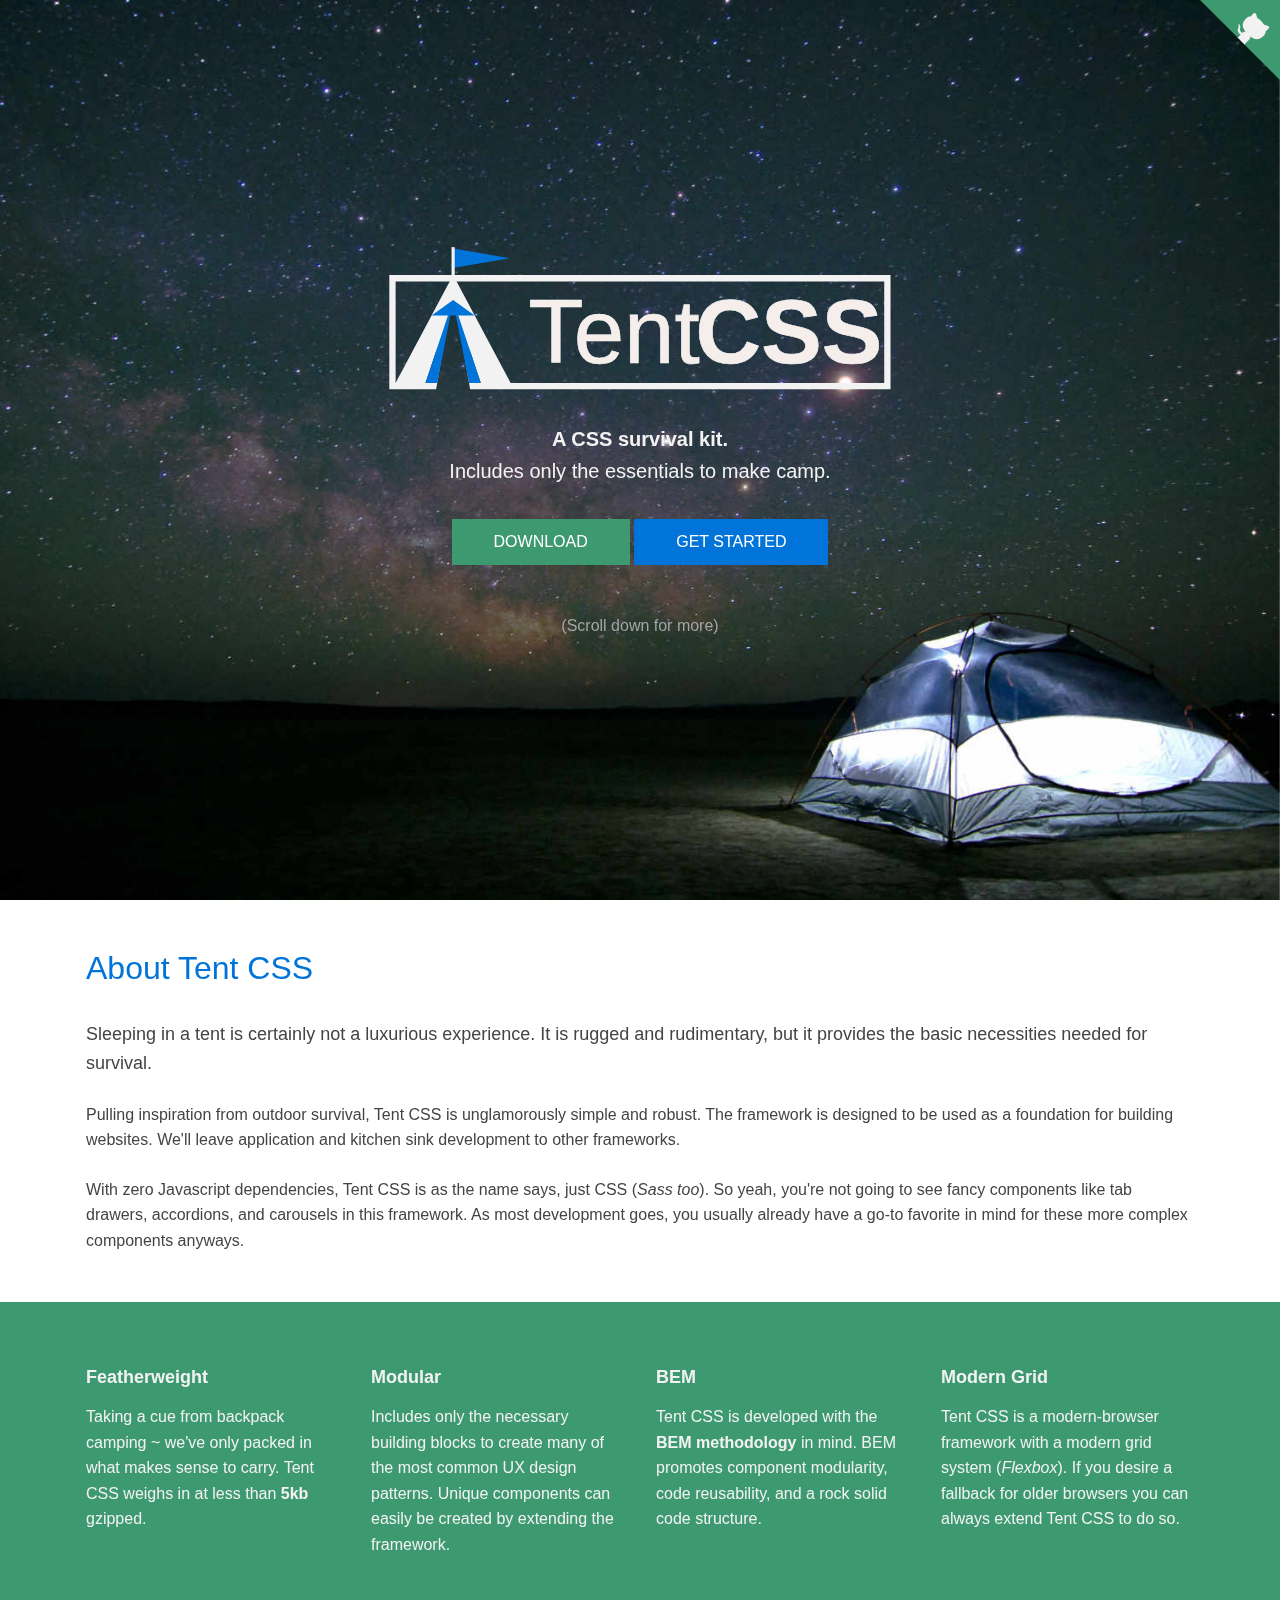
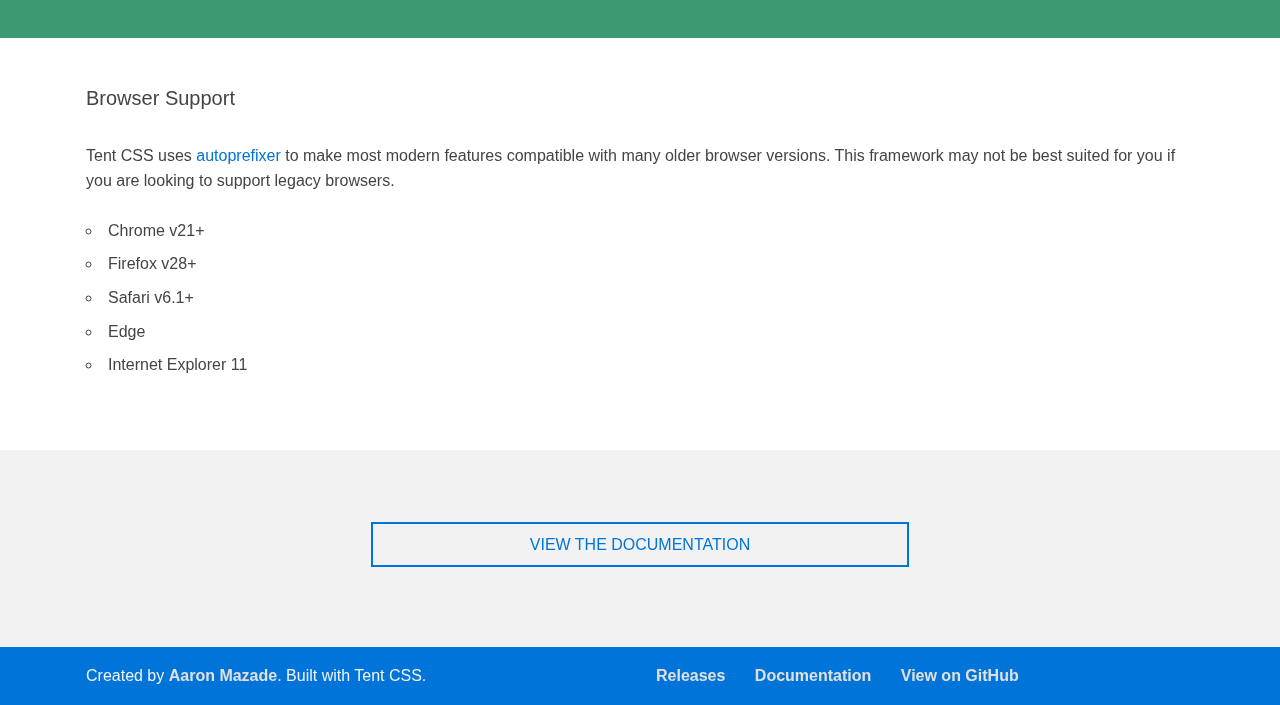
<file: index.html>
<!DOCTYPE html>
<html lang="en">
	<head>
    <meta charset="utf-8">
    <meta http-equiv="x-ua-compatible" content="ie=edge">
    <title>Tent CSS</title>
    <meta name="description" content="A CSS survival kit.">
    <meta name="viewport" content="width=device-width, initial-scale=1">

    <!-- Twitter -->
    <meta name="twitter:site" content="@ulinaaron">
    <meta name="twitter:creator" content="@ulinaaron">


    <meta name="twitter:card" content="summary_large_image">
    <meta name="twitter:title" content="Tent CSS">
    <meta name="twitter:description" content="A CSS survival kit. Includes only the essentials to make camp.">
    <meta name="twitter:image" content="https://css.sitetent.com/public/img/banner.png">

    <!-- Facebook -->
    <meta property="og:url" content="https://css.sitetent.com/">
    <meta property="og:title" content="Tent CSS">
    <meta property="og:description" content="A CSS survival kit. Includes only the essentials to make camp.">

		<link href="public/css/docs.css" rel="stylesheet">

        <link rel="icon" href="public/img/favicon.png">
	</head>
	<body>
    <!--[if lte IE 9]>
        <p class="browserupgrade">You are using an <strong>outdated</strong> browser. Please <a href="http://browsehappy.com/">upgrade your browser</a> to improve your experience and security.</p>
    <![endif]-->


 <!-- Github Version -->
<a href="//github.com/sitetent/tentcss" class="github-corner">
    <svg width="80" height="80" viewBox="0 0 250 250">
        <path d="M0,0 L115,115 L130,115 L142,142 L250,250 L250,0 Z"></path>
        <path d="M128.3,109.0 C113.8,99.7 119.0,89.6 119.0,89.6 C122.0,82.7 120.5,78.6 120.5,78.6 C119.2,72.0 123.4,76.3 123.4,76.3 C127.3,80.9 125.5,87.3 125.5,87.3 C122.9,97.6 130.6,101.9 134.4,103.2" fill="currentColor" style="transform-origin: 130px 106px;" class="octo-arm"></path>
        <path d="M115.0,115.0 C114.9,115.1 118.7,116.5 119.8,115.4 L133.7,101.6 C136.9,99.2 139.9,98.4 142.2,98.6 C133.8,88.0 127.5,74.4 143.8,58.0 C148.5,53.4 154.0,51.2 159.7,51.0 C160.3,49.4 163.2,43.6 171.4,40.1 C171.4,40.1 176.1,42.5 178.8,56.2 C183.1,58.6 187.2,61.8 190.9,65.4 C194.5,69.0 197.7,73.2 200.1,77.6 C213.8,80.2 216.3,84.9 216.3,84.9 C212.7,93.1 206.9,96.0 205.4,96.6 C205.1,102.4 203.0,107.8 198.3,112.5 C181.9,128.9 168.3,122.5 157.7,114.1 C157.9,116.9 156.7,120.9 152.7,124.9 L141.0,136.5 C139.8,137.7 141.6,141.9 141.8,141.8 Z" fill="currentColor" class="octo-body"></path>
    </svg>
</a> <!-- /.github-corner -->

<header class="masthead masthead--banner" role="banner">
    <div class="container height-full">
        <div class="grid grid--center height-full">
            <div class="grid__column">

                <div class="grid grid--justify-center">
                    <div class="grid__column">

                        <div class="title-set type-center padding-y padding-sm">
                            <div class="grid grid--justify-center">
                                <div class="grid__column grid__column--12 grid__column--8--sm grid__column--6--lg">
                                    <div class="brand-set">
                                        <div class="brand-set__logo brand-set__logo--primary">
                                            <?xml version="1.0" encoding="UTF-8" standalone="no"?><!DOCTYPE svg PUBLIC "-//W3C//DTD SVG 1.1//EN" "http://www.w3.org/Graphics/SVG/1.1/DTD/svg11.dtd"><svg width="100%" height="100%" viewBox="0 0 803 232" version="1.1" xmlns="http://www.w3.org/2000/svg" xmlns:xlink="http://www.w3.org/1999/xlink" xml:space="preserve" style="fill-rule:evenodd;clip-rule:evenodd;stroke-linejoin:round;stroke-miterlimit:1.41421;"><g id="TentCSS-Logo"><path id="Flag" d="M195.134,19.361l-91.273,15.644l0,-31.289l91.273,15.645Z" style="fill:#0074d9;"/><g><rect id="Flag-Pole" x="102.433" y="1.83" width="5" height="56.852" style="fill:#f2f2f2;"/><g id="Text" transform="matrix(1,0,0,1,-334.836,-92.7341)"><text x="559.038px" y="277.949px" style="font-family:'GillSans-Light', 'Gill Sans', sans-serif;font-weight:300;font-size:144px;fill:none;">Tent</text><text x="824.609px" y="277.949px" style="font-family:'GillSans-Bold', 'Gill Sans', sans-serif;font-weight:700;font-size:144px;fill:none;">CSS</text><text x="559.038px" y="277.949px" style="font-family:'GillSans-Light', 'Gill Sans', sans-serif;font-weight:300;font-size:144px;fill:#f5eeeb;stroke:#f2f2f2;stroke-width:1px;">Tent</text><text x="824.609px" y="277.949px" style="font-family:'GillSans-Bold', 'Gill Sans', sans-serif;font-weight:700;font-size:144px;fill:#f5eeeb;stroke:#f2f2f2;stroke-width:1px;">CSS</text></g><path id="Tent" d="M196.206,217.473l-47.367,0l-43.906,-131.743l-43.906,131.743l-47.367,0l91.273,-171.291l91.273,171.291Z" style="fill:#f2f2f2;"/><path id="Outline" d="M799.095,227.473l-667.198,0l-23.26,-136.743l-7.451,0l-23.221,136.743l-74.305,0l0,-181.291l795.435,0l0,181.291Zm-785.435,-171.291l0,161.291l55.86,0l23.221,-136.743l24.339,0l23.26,136.743l648.755,0l0,-161.291l-775.435,0Z" style="fill:#f2f2f2;"/></g><path id="Canopy" d="M70.797,110.35l34.136,-24.62l34.136,24.62l-68.272,0Z" style="fill:#0074d9;"/><path id="Flaps" d="M148.839,217.473l-18.623,0l-25.283,-129.826l-25.282,129.826l-18.624,0l43.906,-131.743l43.906,131.743Z" style="fill:#0074d9;"/></g></svg>
                                        </div>
                                    </div>
                                </div>
                            </div>
                            <p class="subtitle subtitle--lg inverse"><span class="type-bold">A CSS survival kit.</span> <br> Includes only the essentials to make camp.</p>
                        </div> <!-- /.title-set -->

                    </div> <!-- /.grid__column -->
                </div> <!-- /.grid -->

                <div class="grid grid--justify-center inverse">
                    <div class="grid__column--12 grid__column--6--sm type-center">
                        <a href="//github.com/sitetent/tentcss/releases" class="masthead__button button button--secondary button--filled">
                            Download
                        </a>
                        <a href="docs.html" class="masthead__button button button--primary button--filled">
                            Get Started
                        </a>
                    </div> <!-- /.grid__column -->
                </div> <!-- /.grid -->

                <div id="scroll-down" class="grid grid--justify-center padding-y padding-lg">
                    <div class="grid__column grid__column--12 grid__column--4--lg type-center">
                        <span class="color-medium">(Scroll down for more)</span>
                    </div> <!-- /.grid__column -->
                </div> <!-- #scroll-down -->

            </div> <!-- /.grid__column -->
        </div> <!-- /.grid -->
    </div> <!-- /.container -->
</header> <!-- /.masthead--banner -->


<div class="mastcontent bg-color-lightest" role="main">
    <div class="container padding-y padding-lg">
        <div class="grid">
            <div class="grid__column">

                <h3 class="color-primary">About Tent CSS</h3>

                <p class="lead">
                    Sleeping in a tent is certainly not a luxurious experience. It is rugged and rudimentary, but it provides the basic necessities needed for survival.
                </p>

                <p>
                    Pulling inspiration from outdoor survival, Tent CSS is unglamorously simple and robust.
                    The framework is designed to be used as a foundation for building websites. We'll leave application and kitchen sink development to other frameworks.
                </p>

                <p>
                    With zero Javascript dependencies, Tent CSS is as the name says, just CSS (<em>Sass too</em>). So yeah, you're not going to see fancy components like tab drawers, accordions, and carousels in this framework. As most development goes, you usually already have a go-to favorite in mind for these more complex components anyways.
                </p>

            </div> <!-- /.grid__column -->
        </div> <!-- /.grid -->
    </div> <!-- /.container -->
</div> <!-- /.mastcontent -->
<div class="home-highlights bg-color-secondary" role="main">
    <div class="container padding-y padding-lg">

        <div class="grid grid--gutterless">
            <div class="grid__column grid__column--12 grid__column--3--md ">
                <div class="card card--filled card--secondary card--feature inverse height-full">
                    <div class="card__content">
                        <h3 class="card__title title title--md">Featherweight</h3>
                        <p>
                            Taking a cue from backpack camping ~ we've only packed in what makes sense to carry. Tent CSS weighs in at less than <strong>5kb</strong> gzipped.
                        </p>
                    </div>
                </div>
            </div> <!-- /.grid__column -->
            <div class="grid__column grid__column--12 grid__column--3--md ">
                <div class="card card--filled card--secondary card--feature inverse height-full">
                    <div class="card__content">
                        <h3 class="card__title title title--md">Modular</h3>
                        <p>
                            Includes only the necessary building blocks to create many of the most common UX design patterns. Unique components can easily be created by extending the framework.
                        </p>
                    </div>
                </div>
            </div> <!-- /.grid__column -->
            <div class="grid__column grid__column--12 grid__column--3--md ">
                <div class="card card--filled card--secondary card--feature inverse height-full">
                    <div class="card__content">
                        <h3 class="card__title title title--md">BEM</h3>
                        <p>
                            Tent CSS is developed with the <a href="//getbem.com/introduction/" class="inverse type-bold">BEM methodology</a> in mind. BEM promotes component modularity, code reusability, and a rock solid code structure.
                        </p>
                    </div>
                </div>
            </div> <!-- /.grid__column -->
            <div class="grid__column grid__column--12 grid__column--3--md ">
                <div class="card card--filled card--secondary card--feature inverse height-full">
                    <div class="card__content">
                        <h3 class="card__title title title--md">Modern Grid</h3>
                        <p>
                            Tent CSS is a modern-browser framework with a modern grid system (<span class="type-italic">Flexbox</span>). If you desire a fallback for older browsers you can always extend Tent CSS to do so.
                        </p>
                    </div>
                </div>
            </div> <!-- /.grid__column -->
        </div> <!-- /.grid -->

    </div> <!-- /.container -->
</div> <!-- /.home-highlights -->
<div class="mastcontent bg-color-lightest" role="main">
    <div class="container padding-y padding-lg">
        <div class="grid">
            <div class="grid__column">

                <h4>Browser Support</h4>

                <p>Tent CSS uses <a href="https://github.com/postcss/autoprefixer">autoprefixer</a> to make most modern features compatible with many older browser versions. This framework may not be best suited for you if you are looking to support legacy browsers.</p>

                <ul>
                    <li>Chrome v21+</li>
                    <li>Firefox v28+</li>
                    <li>Safari v6.1+</li>
                    <li>Edge</li>
                    <li>Internet Explorer 11</li>
                </ul>
            </div> <!-- /.grid__column -->
        </div> <!-- /.grid -->
    </div> <!-- /.container -->
</div> <!-- /.mastcontent -->

<div class="home-cta bg-color-lighter" role="main">
    <div class="container padding-y padding-xxxl">

        <div class="grid grid--justify-center">
            <div class="grid__column grid__column--12 grid__column--6--sm ">
                <a href="docs.html" class="button button--outlined button--primary button--block margin-null">View the documentation</a>
            </div> <!-- /.grid__column -->
        </div> <!-- /.grid -->

    </div> <!-- /.container -->
</div> <!-- /.home-cta -->

        <footer id="mastfoot" class="mastfoot bg-color-primary inverse padding-y padding-xxs" role="contentinfo">
            <div class="container">
                <div class="grid grid--center">
                    <div class="grid__column grid__column--12 grid__column--5--sm grid__column--6--lg flex-last">
                        <ul class="list list--inline list--nulled">
                            <li class="list__item list__item--github">
                                <a href="//github.com/sitetent/tentcss/releases"> 
                                    Releases
                                </a>
                            </li> 
                            <li class="list__item">
                                <a href="//css.sitetent.com/docs.html">
                                    Documentation
                                </a>
                            </li> 
                            <li class="list__item list__item--github">
                                <a href="//github.com/sitetent/tentcss"> 
                                    View on GitHub
                                </a>
                            </li>            
                        </ul>
                    </div>
                    <div class="grid__column grid__column--12 grid__column--7--sm grid__column--6--lg flex-first">
                        <p>Created by <a href="//aaronmazade.com">Aaron Mazade</a>. Built with Tent CSS.</p>
                    </div>
                </div>
            </div>
        </footer>
 
        <!-- Scripts -->
        <script src="public/js/bundle.js"></script>

        <!-- Google Analytics Tracking -->
        <script>
            (function(i,s,o,g,r,a,m){i['GoogleAnalyticsObject']=r;i[r]=i[r]||function(){
            (i[r].q=i[r].q||[]).push(arguments)},i[r].l=1*new Date();a=s.createElement(o),
            m=s.getElementsByTagName(o)[0];a.async=1;a.src=g;m.parentNode.insertBefore(a,m)
            })(window,document,'script','//www.google-analytics.com/analytics.js','ga');

            ga('create', 'UA-91678026-1', 'auto');
            ga('send', 'pageview');
        </script>
	</body>
</html>
</file>
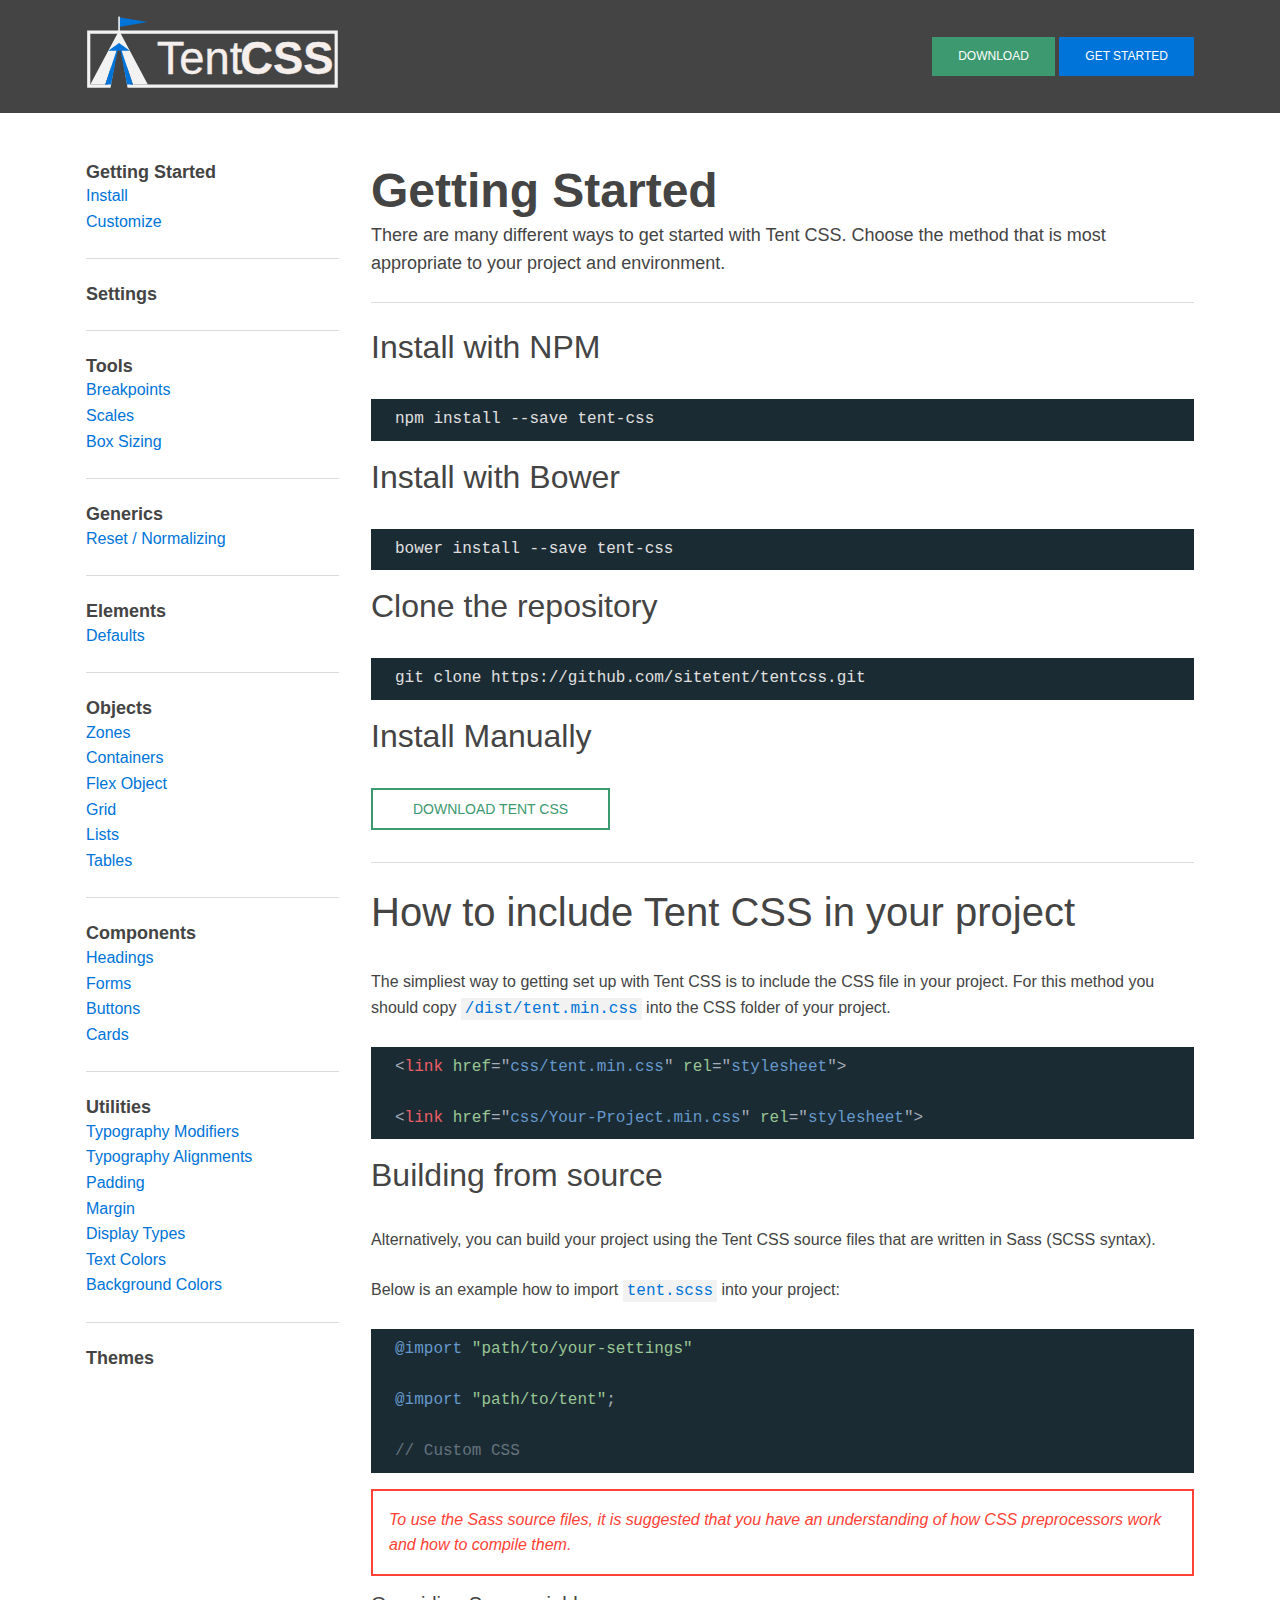
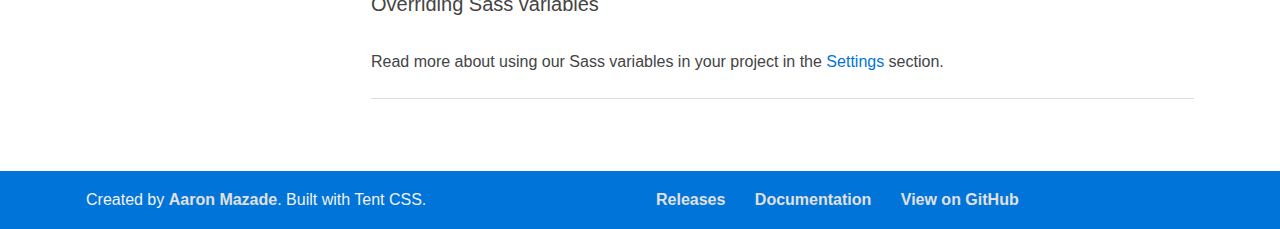
<file: docs.html>
<!DOCTYPE html>
<html lang="en">
	<head>
    <meta charset="utf-8">
    <meta http-equiv="x-ua-compatible" content="ie=edge">
    <title>Tent CSS</title>
    <meta name="description" content="A CSS survival kit.">
    <meta name="viewport" content="width=device-width, initial-scale=1">

    <!-- Twitter -->
    <meta name="twitter:site" content="@ulinaaron">
    <meta name="twitter:creator" content="@ulinaaron">


    <meta name="twitter:card" content="summary_large_image">
    <meta name="twitter:title" content="Tent CSS">
    <meta name="twitter:description" content="A CSS survival kit. Includes only the essentials to make camp.">
    <meta name="twitter:image" content="https://css.sitetent.com/public/img/banner.png">

    <!-- Facebook -->
    <meta property="og:url" content="https://css.sitetent.com/">
    <meta property="og:title" content="Tent CSS">
    <meta property="og:description" content="A CSS survival kit. Includes only the essentials to make camp.">

		<link href="public/css/docs.css" rel="stylesheet">

        <link rel="icon" href="public/img/favicon.png">
	</head>
	<body>
    <!--[if lte IE 9]>
        <p class="browserupgrade">You are using an <strong>outdated</strong> browser. Please <a href="http://browsehappy.com/">upgrade your browser</a> to improve your experience and security.</p>
    <![endif]-->

<header class="masthead masthead--docs bg-color-darker padding-y padding-xxs" role="banner">
    <div class="container">

        <div class="grid grid--center">
            <div class="grid__column grid__column--12 grid__column--3--md">

                <div class="brand-set">
                    <a href="index.html" class="brand-set__logo brand-set__logo--primary">
                        <?xml version="1.0" encoding="UTF-8" standalone="no"?><!DOCTYPE svg PUBLIC "-//W3C//DTD SVG 1.1//EN" "http://www.w3.org/Graphics/SVG/1.1/DTD/svg11.dtd"><svg width="100%" height="100%" viewBox="0 0 803 232" version="1.1" xmlns="http://www.w3.org/2000/svg" xmlns:xlink="http://www.w3.org/1999/xlink" xml:space="preserve" style="fill-rule:evenodd;clip-rule:evenodd;stroke-linejoin:round;stroke-miterlimit:1.41421;"><g id="TentCSS-Logo"><path id="Flag" d="M195.134,19.361l-91.273,15.644l0,-31.289l91.273,15.645Z" style="fill:#0074d9;"/><g><rect id="Flag-Pole" x="102.433" y="1.83" width="5" height="56.852" style="fill:#f2f2f2;"/><g id="Text" transform="matrix(1,0,0,1,-334.836,-92.7341)"><text x="559.038px" y="277.949px" style="font-family:'GillSans-Light', 'Gill Sans', sans-serif;font-weight:300;font-size:144px;fill:none;">Tent</text><text x="824.609px" y="277.949px" style="font-family:'GillSans-Bold', 'Gill Sans', sans-serif;font-weight:700;font-size:144px;fill:none;">CSS</text><text x="559.038px" y="277.949px" style="font-family:'GillSans-Light', 'Gill Sans', sans-serif;font-weight:300;font-size:144px;fill:#f5eeeb;stroke:#f2f2f2;stroke-width:1px;">Tent</text><text x="824.609px" y="277.949px" style="font-family:'GillSans-Bold', 'Gill Sans', sans-serif;font-weight:700;font-size:144px;fill:#f5eeeb;stroke:#f2f2f2;stroke-width:1px;">CSS</text></g><path id="Tent" d="M196.206,217.473l-47.367,0l-43.906,-131.743l-43.906,131.743l-47.367,0l91.273,-171.291l91.273,171.291Z" style="fill:#f2f2f2;"/><path id="Outline" d="M799.095,227.473l-667.198,0l-23.26,-136.743l-7.451,0l-23.221,136.743l-74.305,0l0,-181.291l795.435,0l0,181.291Zm-785.435,-171.291l0,161.291l55.86,0l23.221,-136.743l24.339,0l23.26,136.743l648.755,0l0,-161.291l-775.435,0Z" style="fill:#f2f2f2;"/></g><path id="Canopy" d="M70.797,110.35l34.136,-24.62l34.136,24.62l-68.272,0Z" style="fill:#0074d9;"/><path id="Flaps" d="M148.839,217.473l-18.623,0l-25.283,-129.826l-25.282,129.826l-18.624,0l43.906,-131.743l43.906,131.743Z" style="fill:#0074d9;"/></g></svg>
                    </a>
                </div>


            </div> <!-- /.grid__column -->
            <div class="grid__column grid__column--12 grid__column--9--md type-right">
                <a href="https://releases.sitetent.com" class="masthead__button button button--secondary button--filled button--xs">
                    Download
                </a>
                <a href="docs.html" class="masthead__button button button--primary button--filled button--xs">
                    Get Started
                </a>
            </div>
        </div> <!-- /.grid -->
    </div> <!-- /.container -->
</header> <!-- /.masthead -->


<div class="mastcontent bg-color-lightest" role="main">
    <div class="container padding-y padding-lg">
        <div class="grid">
            <main class="main-content grid__column grid__column--12 grid__column--9--md flex-first flex-last--md">
    <span class="anchor" id="get-started"></span>
    <span class="anchor" id="start-install"></span>

    <div class="title-set">
        <h1 class="title">Getting Started</h1>
        <p class="lead">There are many different ways to get started with Tent CSS. Choose the method that is most appropriate to your project and environment.</p>
    </div>

    <hr>

    <h3>Install with NPM</h3>

    <pre><code class="language-markup"><!--
        npm install --save tent-css
    --></code></pre>

    <h3>Install with Bower</h3>

    <pre><code class="language-markup"><!--
        bower install --save tent-css
    --></code></pre>

    <h3>Clone the repository</h3>

    <pre><code class="language-markup"><!--
        git clone https://github.com/sitetent/tentcss.git
    --></code></pre>

    <h3>Install Manually</h3>

    <a href="https://github.com/sitetent/tentcss/releases" class="button button--outlined button--secondary button--sm">Download Tent CSS</a>

    <hr>

    <span class="anchor" id="start-customize"></span>

    <h2>How to include Tent CSS in your project</h2>

    <p>The simpliest way to getting set up with Tent CSS is to include the CSS file in your project. For this method you should copy <code>/dist/tent.min.css</code> into the CSS folder of your project.</p>

    <pre><code class="language-markup"><!--
        <link href="css/tent.min.css" rel="stylesheet">

        <link href="css/Your-Project.min.css" rel="stylesheet">
    --></code></pre>

    <h3>Building from source</h3>

    <p>Alternatively, you can build your project using the Tent CSS source files that are written in Sass (SCSS syntax).</p>

    <p>Below is an example how to import <code>tent.scss</code> into your project: </p>

    <pre><code class="language-scss">

        @import "path/to/your-settings"

        @import "path/to/tent";

        // Custom CSS

    </code></pre>

    <div class="card card--outlined card--tertiary color-tertiary">
        <div class="card__content type-italic">
            <p>To use the Sass source files, it is suggested that you have an understanding of how CSS preprocessors work and how to compile them.</p>
        </div>
    </div>

    <h4>Overriding Sass variables</h4>

    Read more about using our Sass variables in your project in the <a href="settings.html">Settings</a> section.

    <!-- END Getting Started -->
    <hr>

            </main> <!-- /.grid__column -->
            <nav class="sidebar grid__column grid__column--12 grid__column--3--md flex-last flex-first--md">
                <div class="title-set">
                    <a href="docs.html"><h5 class="title">Getting Started</h5></a>

                    <ul class="list list--unstyled list--nulled">
                        <li class="list__item"><a href="docs.html#start-install">Install</a></li>
                        <li class="list__item"><a href="docs.html#start-customize">Customize</a></li>

                    </ul>
                </div> <!-- /.title-set -->
                <hr>
                <div class="title-set">
                    <a href="settings.html"><h5 class="title">Settings</h5></a>
                </div> <!-- /.title-set -->
                <hr>
                <div class="title-set">
                    <a href="tools.html"><h5 class="title">Tools</h5></a>

                    <ul class="list list--unstyled list--nulled">
                        <li class="list__item"><a href="tools.html#breakpoints">Breakpoints</a></li>
                        <li class="list__item"><a href="tools.html#scales">Scales</a></li>
                        <li class="list__item"><a href="tools.html#box-sizing">Box Sizing</a></li>
                    </ul>
                </div> <!-- /.title-set -->
                <hr>
                <div class="title-set">
                    <a href="generics.html"><h5 class="title">Generics</h5></a>

                    <ul class="list list--unstyled list--nulled">
                        <li class="list__item"><a href="generics.html#reset">Reset / Normalizing</a></li>
                    </ul>
                </div> <!-- /.title-set -->
                <hr>
                <div class="title-set">
                    <a href="elements.html"><h5 class="title">Elements</h5></a>

                    <ul class="list list--unstyled list--nulled">
                        <li class="list__item"><a href="elements.html#defaults">Defaults</a></li>
                    </ul>
                </div> <!-- /.title-set -->
                <hr>
                <div class="title-set">
                    <a href="objects.html"><h5 class="title">Objects</h5></a>

                    <ul class="list list--unstyled list--nulled">
                        <li class="list__item"><a href="objects.html#zones">Zones</a></li>
                        <li class="list__item"><a href="objects.html#containers">Containers</a></li>
                        <li class="list__item"><a href="objects.html#flex-object">Flex Object</a></li>
                        <li class="list__item"><a href="objects.html#grid">Grid</a></li>
                        <li class="list__item"><a href="objects.html#lists">Lists</a></li>
                        <li class="list__item"><a href="objects.html#tables">Tables</a></li>
                    </ul>
                </div> <!-- /.title-set -->
                <hr>
                <div class="title-set">
                    <a href="components.html"><h5 class="title">Components</h5></a>

                    <ul class="list list--unstyled list--nulled">
                        <li class="list__item"><a href="components.html#headings">Headings</a></li>
                        <li class="list__item"><a href="components.html#forms">Forms</a></li>
                        <li class="list__item"><a href="components.html#buttons">Buttons</a></li>
                        <li class="list__item"><a href="components.html#cards">Cards</a></li>
                    </ul>
                </div> <!-- /.title-set -->
                <hr>
                <div class="title-set">
                    <a href="utilities.html"><h5 class="title">Utilities</h5></a>

                    <ul class="list list--unstyled list--nulled">
                        <li class="list__item"><a href="utilities.html#other-type">Typography Modifiers</a></li>
                        <li class="list__item"><a href="utilities.html#alignments">Typography Alignments</a></li>
                        <li class="list__item"><a href="utilities.html#padding">Padding</a></li>
                        <li class="list__item"><a href="utilities.html#margin">Margin</a></li>
                        <li class="list__item"><a href="utilities.html#display-types">Display Types</a></li>
                        <li class="list__item"><a href="utilities.html#colors">Text Colors</a></li>
                        <li class="list__item"><a href="utilities.html#bg">Background Colors</a></li>
                    </ul>
                </div> <!-- /.title-set -->
                <hr>
                <div class="title-set">
                    <a href="themes.html"><h5 class="title">Themes</h5></a>
                </div> <!-- /.title-set -->
            </nav>
        </div> <!-- /.grid -->
    </div> <!-- /.container -->
</div> <!-- /.mastcontent -->        <footer id="mastfoot" class="mastfoot bg-color-primary inverse padding-y padding-xxs" role="contentinfo">
            <div class="container">
                <div class="grid grid--center">
                    <div class="grid__column grid__column--12 grid__column--5--sm grid__column--6--lg flex-last">
                        <ul class="list list--inline list--nulled">
                            <li class="list__item list__item--github">
                                <a href="//github.com/sitetent/tentcss/releases"> 
                                    Releases
                                </a>
                            </li> 
                            <li class="list__item">
                                <a href="//css.sitetent.com/docs.html">
                                    Documentation
                                </a>
                            </li> 
                            <li class="list__item list__item--github">
                                <a href="//github.com/sitetent/tentcss"> 
                                    View on GitHub
                                </a>
                            </li>            
                        </ul>
                    </div>
                    <div class="grid__column grid__column--12 grid__column--7--sm grid__column--6--lg flex-first">
                        <p>Created by <a href="//aaronmazade.com">Aaron Mazade</a>. Built with Tent CSS.</p>
                    </div>
                </div>
            </div>
        </footer>
 
        <!-- Scripts -->
        <script src="public/js/bundle.js"></script>

        <!-- Google Analytics Tracking -->
        <script>
            (function(i,s,o,g,r,a,m){i['GoogleAnalyticsObject']=r;i[r]=i[r]||function(){
            (i[r].q=i[r].q||[]).push(arguments)},i[r].l=1*new Date();a=s.createElement(o),
            m=s.getElementsByTagName(o)[0];a.async=1;a.src=g;m.parentNode.insertBefore(a,m)
            })(window,document,'script','//www.google-analytics.com/analytics.js','ga');

            ga('create', 'UA-91678026-1', 'auto');
            ga('send', 'pageview');
        </script>
	</body>
</html>
</file>
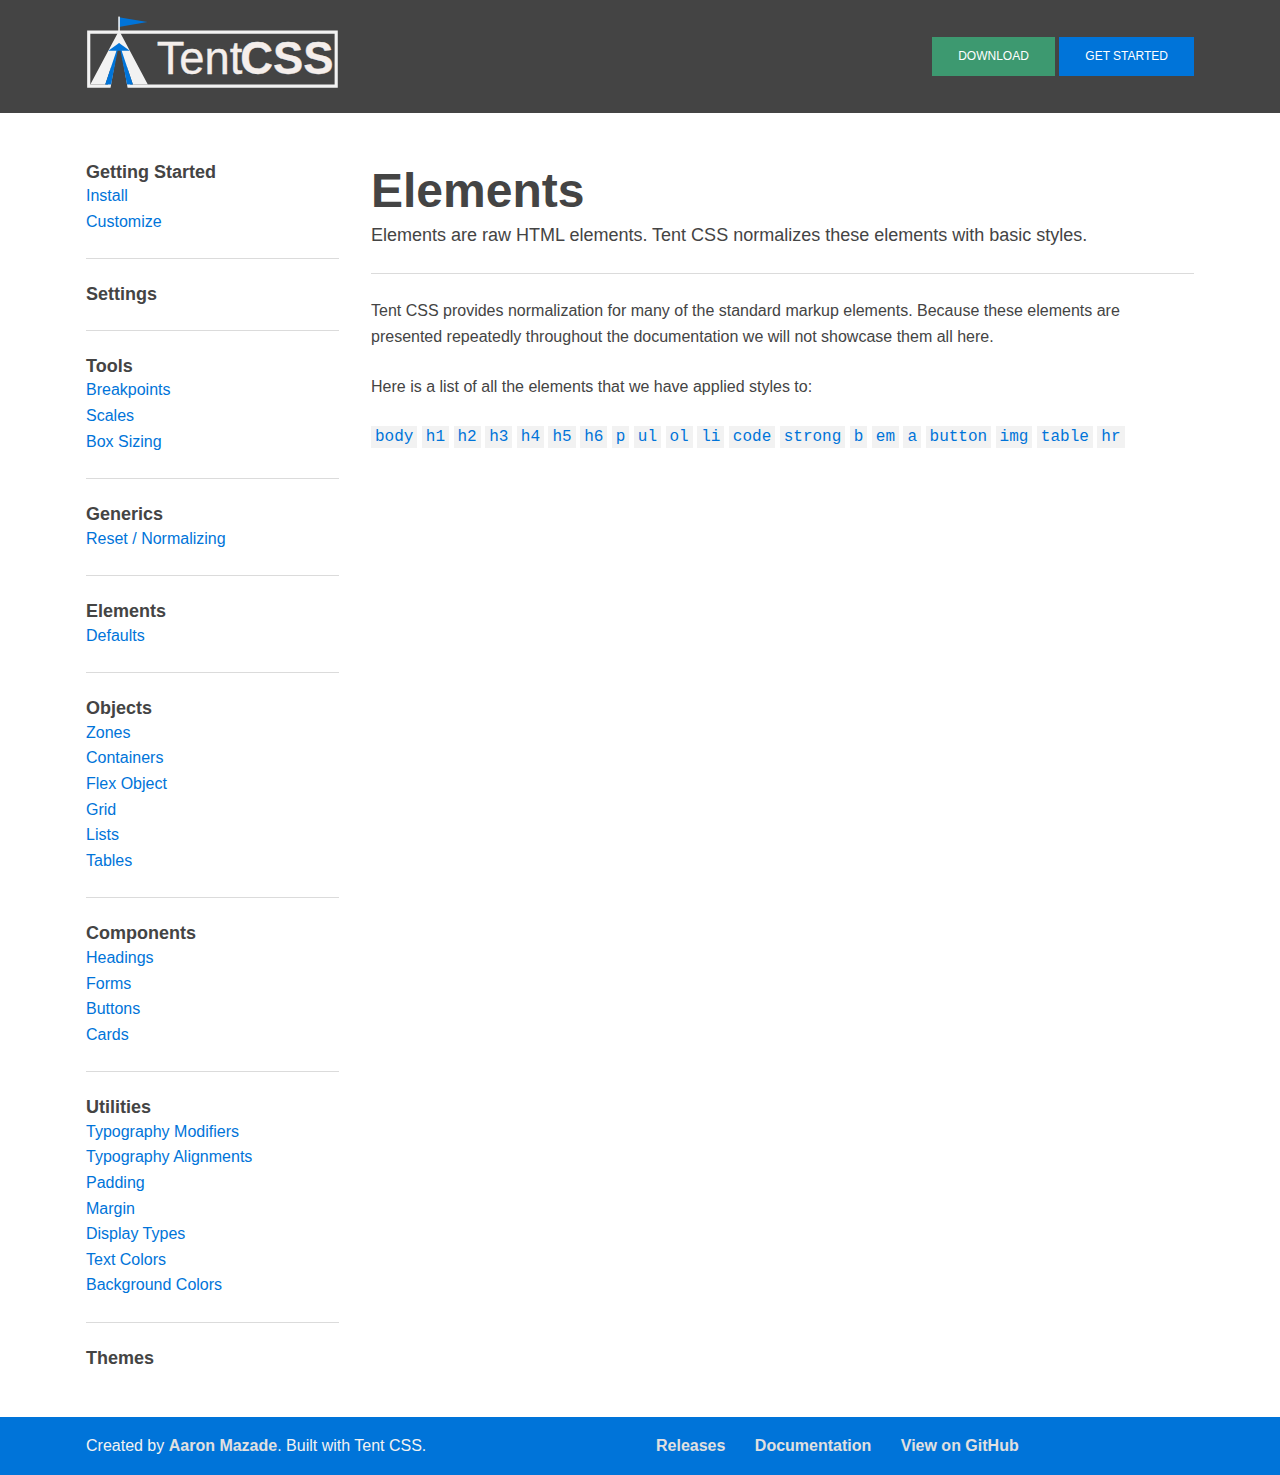
<file: elements.html>
<!DOCTYPE html>
<html lang="en">
	<head>
    <meta charset="utf-8">
    <meta http-equiv="x-ua-compatible" content="ie=edge">
    <title>Elements | Tent CSS</title>
    <meta name="description" content="A CSS survival kit.">
    <meta name="viewport" content="width=device-width, initial-scale=1">

    <!-- Twitter -->
    <meta name="twitter:site" content="@ulinaaron">
    <meta name="twitter:creator" content="@ulinaaron">


    <meta name="twitter:card" content="summary_large_image">
    <meta name="twitter:title" content="Tent CSS">
    <meta name="twitter:description" content="A CSS survival kit. Includes only the essentials to make camp.">
    <meta name="twitter:image" content="https://css.sitetent.com/public/img/banner.png">

    <!-- Facebook -->
    <meta property="og:url" content="https://css.sitetent.com/">
    <meta property="og:title" content="Tent CSS">
    <meta property="og:description" content="A CSS survival kit. Includes only the essentials to make camp.">

		<link href="public/css/docs.css" rel="stylesheet">

        <link rel="icon" href="public/img/favicon.png">
	</head>
	<body>
    <!--[if lte IE 9]>
        <p class="browserupgrade">You are using an <strong>outdated</strong> browser. Please <a href="http://browsehappy.com/">upgrade your browser</a> to improve your experience and security.</p>
    <![endif]-->

<header class="masthead masthead--docs bg-color-darker padding-y padding-xxs" role="banner">
    <div class="container">

        <div class="grid grid--center">
            <div class="grid__column grid__column--12 grid__column--3--md">

                <div class="brand-set">
                    <a href="index.html" class="brand-set__logo brand-set__logo--primary">
                        <?xml version="1.0" encoding="UTF-8" standalone="no"?><!DOCTYPE svg PUBLIC "-//W3C//DTD SVG 1.1//EN" "http://www.w3.org/Graphics/SVG/1.1/DTD/svg11.dtd"><svg width="100%" height="100%" viewBox="0 0 803 232" version="1.1" xmlns="http://www.w3.org/2000/svg" xmlns:xlink="http://www.w3.org/1999/xlink" xml:space="preserve" style="fill-rule:evenodd;clip-rule:evenodd;stroke-linejoin:round;stroke-miterlimit:1.41421;"><g id="TentCSS-Logo"><path id="Flag" d="M195.134,19.361l-91.273,15.644l0,-31.289l91.273,15.645Z" style="fill:#0074d9;"/><g><rect id="Flag-Pole" x="102.433" y="1.83" width="5" height="56.852" style="fill:#f2f2f2;"/><g id="Text" transform="matrix(1,0,0,1,-334.836,-92.7341)"><text x="559.038px" y="277.949px" style="font-family:'GillSans-Light', 'Gill Sans', sans-serif;font-weight:300;font-size:144px;fill:none;">Tent</text><text x="824.609px" y="277.949px" style="font-family:'GillSans-Bold', 'Gill Sans', sans-serif;font-weight:700;font-size:144px;fill:none;">CSS</text><text x="559.038px" y="277.949px" style="font-family:'GillSans-Light', 'Gill Sans', sans-serif;font-weight:300;font-size:144px;fill:#f5eeeb;stroke:#f2f2f2;stroke-width:1px;">Tent</text><text x="824.609px" y="277.949px" style="font-family:'GillSans-Bold', 'Gill Sans', sans-serif;font-weight:700;font-size:144px;fill:#f5eeeb;stroke:#f2f2f2;stroke-width:1px;">CSS</text></g><path id="Tent" d="M196.206,217.473l-47.367,0l-43.906,-131.743l-43.906,131.743l-47.367,0l91.273,-171.291l91.273,171.291Z" style="fill:#f2f2f2;"/><path id="Outline" d="M799.095,227.473l-667.198,0l-23.26,-136.743l-7.451,0l-23.221,136.743l-74.305,0l0,-181.291l795.435,0l0,181.291Zm-785.435,-171.291l0,161.291l55.86,0l23.221,-136.743l24.339,0l23.26,136.743l648.755,0l0,-161.291l-775.435,0Z" style="fill:#f2f2f2;"/></g><path id="Canopy" d="M70.797,110.35l34.136,-24.62l34.136,24.62l-68.272,0Z" style="fill:#0074d9;"/><path id="Flaps" d="M148.839,217.473l-18.623,0l-25.283,-129.826l-25.282,129.826l-18.624,0l43.906,-131.743l43.906,131.743Z" style="fill:#0074d9;"/></g></svg>
                    </a>
                </div>


            </div> <!-- /.grid__column -->
            <div class="grid__column grid__column--12 grid__column--9--md type-right">
                <a href="https://releases.sitetent.com" class="masthead__button button button--secondary button--filled button--xs">
                    Download
                </a>
                <a href="docs.html" class="masthead__button button button--primary button--filled button--xs">
                    Get Started
                </a>
            </div>
        </div> <!-- /.grid -->
    </div> <!-- /.container -->
</header> <!-- /.masthead -->


<div class="mastcontent bg-color-lightest" role="main">
    <div class="container padding-y padding-lg">
        <div class="grid">
            <main class="main-content grid__column grid__column--12 grid__column--9--md flex-first flex-last--md">
    <span class="anchor" id="elements"></span>

    <div class="title-set">
        <h1 class="title">Elements</h1>
        <p class="lead">Elements are raw HTML elements. Tent CSS normalizes these elements with basic styles.</p>
    </div>

    <hr>

    <span class="anchor" id="defaults"></span>


    <p>
        Tent CSS provides normalization for many of the standard markup elements.
        Because these elements are presented repeatedly throughout the documentation we will not showcase them all here.
    </p>

    <p>Here is a list of all the elements that we have applied styles to:</p>

    <code>body</code>
    <code>h1</code>
    <code>h2</code>
    <code>h3</code>
    <code>h4</code>
    <code>h5</code>
    <code>h6</code>
    <code>p</code>
    <code>ul</code>
    <code>ol</code>
    <code>li</code>
    <code>code</code>
    <code>strong</code>
    <code>b</code>
    <code>em</code>
    <code>a</code>
    <code>button</code>
    <code>img</code>
    <code>table</code>
    <code>hr</code>

            </main> <!-- /.grid__column -->
            <nav class="sidebar grid__column grid__column--12 grid__column--3--md flex-last flex-first--md">
                <div class="title-set">
                    <a href="docs.html"><h5 class="title">Getting Started</h5></a>

                    <ul class="list list--unstyled list--nulled">
                        <li class="list__item"><a href="docs.html#start-install">Install</a></li>
                        <li class="list__item"><a href="docs.html#start-customize">Customize</a></li>

                    </ul>
                </div> <!-- /.title-set -->
                <hr>
                <div class="title-set">
                    <a href="settings.html"><h5 class="title">Settings</h5></a>
                </div> <!-- /.title-set -->
                <hr>
                <div class="title-set">
                    <a href="tools.html"><h5 class="title">Tools</h5></a>

                    <ul class="list list--unstyled list--nulled">
                        <li class="list__item"><a href="tools.html#breakpoints">Breakpoints</a></li>
                        <li class="list__item"><a href="tools.html#scales">Scales</a></li>
                        <li class="list__item"><a href="tools.html#box-sizing">Box Sizing</a></li>
                    </ul>
                </div> <!-- /.title-set -->
                <hr>
                <div class="title-set">
                    <a href="generics.html"><h5 class="title">Generics</h5></a>

                    <ul class="list list--unstyled list--nulled">
                        <li class="list__item"><a href="generics.html#reset">Reset / Normalizing</a></li>
                    </ul>
                </div> <!-- /.title-set -->
                <hr>
                <div class="title-set">
                    <a href="elements.html"><h5 class="title">Elements</h5></a>

                    <ul class="list list--unstyled list--nulled">
                        <li class="list__item"><a href="elements.html#defaults">Defaults</a></li>
                    </ul>
                </div> <!-- /.title-set -->
                <hr>
                <div class="title-set">
                    <a href="objects.html"><h5 class="title">Objects</h5></a>

                    <ul class="list list--unstyled list--nulled">
                        <li class="list__item"><a href="objects.html#zones">Zones</a></li>
                        <li class="list__item"><a href="objects.html#containers">Containers</a></li>
                        <li class="list__item"><a href="objects.html#flex-object">Flex Object</a></li>
                        <li class="list__item"><a href="objects.html#grid">Grid</a></li>
                        <li class="list__item"><a href="objects.html#lists">Lists</a></li>
                        <li class="list__item"><a href="objects.html#tables">Tables</a></li>
                    </ul>
                </div> <!-- /.title-set -->
                <hr>
                <div class="title-set">
                    <a href="components.html"><h5 class="title">Components</h5></a>

                    <ul class="list list--unstyled list--nulled">
                        <li class="list__item"><a href="components.html#headings">Headings</a></li>
                        <li class="list__item"><a href="components.html#forms">Forms</a></li>
                        <li class="list__item"><a href="components.html#buttons">Buttons</a></li>
                        <li class="list__item"><a href="components.html#cards">Cards</a></li>
                    </ul>
                </div> <!-- /.title-set -->
                <hr>
                <div class="title-set">
                    <a href="utilities.html"><h5 class="title">Utilities</h5></a>

                    <ul class="list list--unstyled list--nulled">
                        <li class="list__item"><a href="utilities.html#other-type">Typography Modifiers</a></li>
                        <li class="list__item"><a href="utilities.html#alignments">Typography Alignments</a></li>
                        <li class="list__item"><a href="utilities.html#padding">Padding</a></li>
                        <li class="list__item"><a href="utilities.html#margin">Margin</a></li>
                        <li class="list__item"><a href="utilities.html#display-types">Display Types</a></li>
                        <li class="list__item"><a href="utilities.html#colors">Text Colors</a></li>
                        <li class="list__item"><a href="utilities.html#bg">Background Colors</a></li>
                    </ul>
                </div> <!-- /.title-set -->
                <hr>
                <div class="title-set">
                    <a href="themes.html"><h5 class="title">Themes</h5></a>
                </div> <!-- /.title-set -->
            </nav>
        </div> <!-- /.grid -->
    </div> <!-- /.container -->
</div> <!-- /.mastcontent -->        <footer id="mastfoot" class="mastfoot bg-color-primary inverse padding-y padding-xxs" role="contentinfo">
            <div class="container">
                <div class="grid grid--center">
                    <div class="grid__column grid__column--12 grid__column--5--sm grid__column--6--lg flex-last">
                        <ul class="list list--inline list--nulled">
                            <li class="list__item list__item--github">
                                <a href="//github.com/sitetent/tentcss/releases"> 
                                    Releases
                                </a>
                            </li> 
                            <li class="list__item">
                                <a href="//css.sitetent.com/docs.html">
                                    Documentation
                                </a>
                            </li> 
                            <li class="list__item list__item--github">
                                <a href="//github.com/sitetent/tentcss"> 
                                    View on GitHub
                                </a>
                            </li>            
                        </ul>
                    </div>
                    <div class="grid__column grid__column--12 grid__column--7--sm grid__column--6--lg flex-first">
                        <p>Created by <a href="//aaronmazade.com">Aaron Mazade</a>. Built with Tent CSS.</p>
                    </div>
                </div>
            </div>
        </footer>
 
        <!-- Scripts -->
        <script src="public/js/bundle.js"></script>

        <!-- Google Analytics Tracking -->
        <script>
            (function(i,s,o,g,r,a,m){i['GoogleAnalyticsObject']=r;i[r]=i[r]||function(){
            (i[r].q=i[r].q||[]).push(arguments)},i[r].l=1*new Date();a=s.createElement(o),
            m=s.getElementsByTagName(o)[0];a.async=1;a.src=g;m.parentNode.insertBefore(a,m)
            })(window,document,'script','//www.google-analytics.com/analytics.js','ga');

            ga('create', 'UA-91678026-1', 'auto');
            ga('send', 'pageview');
        </script>
	</body>
</html>
</file>
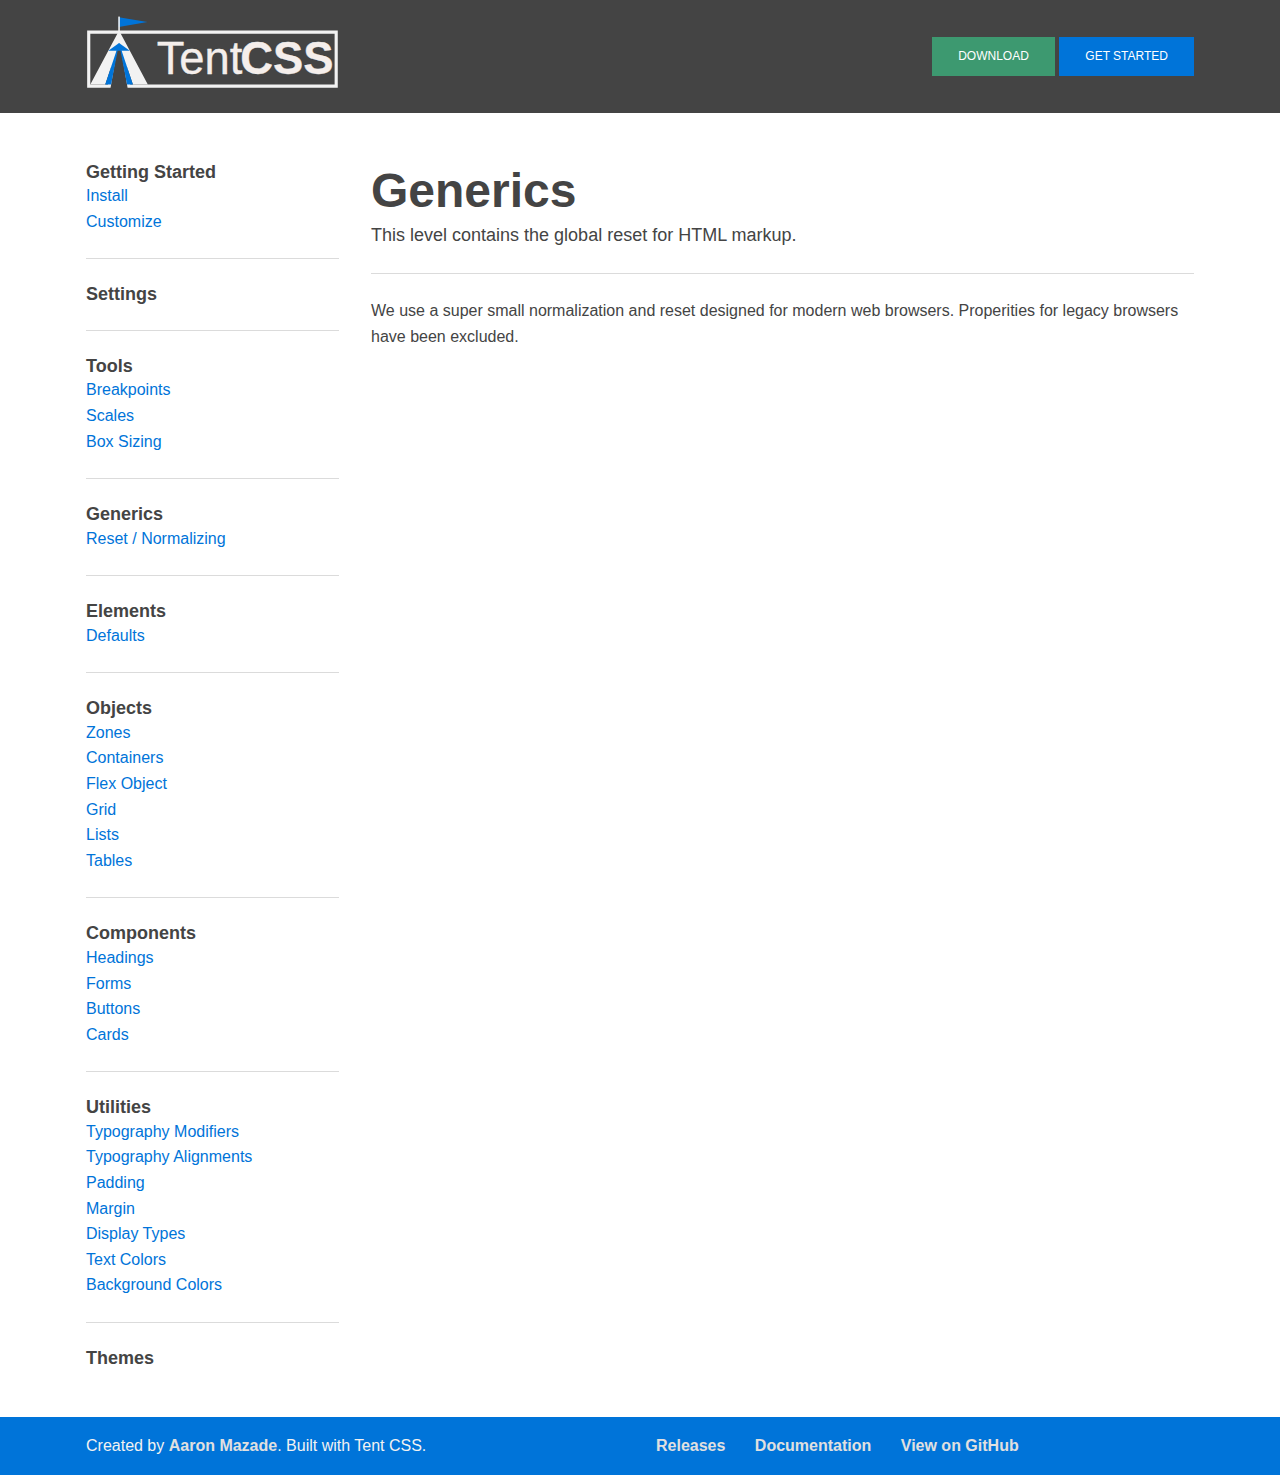
<file: generics.html>
<!DOCTYPE html>
<html lang="en">
	<head>
    <meta charset="utf-8">
    <meta http-equiv="x-ua-compatible" content="ie=edge">
    <title>Generics | Tent CSS</title>
    <meta name="description" content="A CSS survival kit.">
    <meta name="viewport" content="width=device-width, initial-scale=1">

    <!-- Twitter -->
    <meta name="twitter:site" content="@ulinaaron">
    <meta name="twitter:creator" content="@ulinaaron">


    <meta name="twitter:card" content="summary_large_image">
    <meta name="twitter:title" content="Tent CSS">
    <meta name="twitter:description" content="A CSS survival kit. Includes only the essentials to make camp.">
    <meta name="twitter:image" content="https://css.sitetent.com/public/img/banner.png">

    <!-- Facebook -->
    <meta property="og:url" content="https://css.sitetent.com/">
    <meta property="og:title" content="Tent CSS">
    <meta property="og:description" content="A CSS survival kit. Includes only the essentials to make camp.">

		<link href="public/css/docs.css" rel="stylesheet">

        <link rel="icon" href="public/img/favicon.png">
	</head>
	<body>
    <!--[if lte IE 9]>
        <p class="browserupgrade">You are using an <strong>outdated</strong> browser. Please <a href="http://browsehappy.com/">upgrade your browser</a> to improve your experience and security.</p>
    <![endif]-->

<header class="masthead masthead--docs bg-color-darker padding-y padding-xxs" role="banner">
    <div class="container">

        <div class="grid grid--center">
            <div class="grid__column grid__column--12 grid__column--3--md">

                <div class="brand-set">
                    <a href="index.html" class="brand-set__logo brand-set__logo--primary">
                        <?xml version="1.0" encoding="UTF-8" standalone="no"?><!DOCTYPE svg PUBLIC "-//W3C//DTD SVG 1.1//EN" "http://www.w3.org/Graphics/SVG/1.1/DTD/svg11.dtd"><svg width="100%" height="100%" viewBox="0 0 803 232" version="1.1" xmlns="http://www.w3.org/2000/svg" xmlns:xlink="http://www.w3.org/1999/xlink" xml:space="preserve" style="fill-rule:evenodd;clip-rule:evenodd;stroke-linejoin:round;stroke-miterlimit:1.41421;"><g id="TentCSS-Logo"><path id="Flag" d="M195.134,19.361l-91.273,15.644l0,-31.289l91.273,15.645Z" style="fill:#0074d9;"/><g><rect id="Flag-Pole" x="102.433" y="1.83" width="5" height="56.852" style="fill:#f2f2f2;"/><g id="Text" transform="matrix(1,0,0,1,-334.836,-92.7341)"><text x="559.038px" y="277.949px" style="font-family:'GillSans-Light', 'Gill Sans', sans-serif;font-weight:300;font-size:144px;fill:none;">Tent</text><text x="824.609px" y="277.949px" style="font-family:'GillSans-Bold', 'Gill Sans', sans-serif;font-weight:700;font-size:144px;fill:none;">CSS</text><text x="559.038px" y="277.949px" style="font-family:'GillSans-Light', 'Gill Sans', sans-serif;font-weight:300;font-size:144px;fill:#f5eeeb;stroke:#f2f2f2;stroke-width:1px;">Tent</text><text x="824.609px" y="277.949px" style="font-family:'GillSans-Bold', 'Gill Sans', sans-serif;font-weight:700;font-size:144px;fill:#f5eeeb;stroke:#f2f2f2;stroke-width:1px;">CSS</text></g><path id="Tent" d="M196.206,217.473l-47.367,0l-43.906,-131.743l-43.906,131.743l-47.367,0l91.273,-171.291l91.273,171.291Z" style="fill:#f2f2f2;"/><path id="Outline" d="M799.095,227.473l-667.198,0l-23.26,-136.743l-7.451,0l-23.221,136.743l-74.305,0l0,-181.291l795.435,0l0,181.291Zm-785.435,-171.291l0,161.291l55.86,0l23.221,-136.743l24.339,0l23.26,136.743l648.755,0l0,-161.291l-775.435,0Z" style="fill:#f2f2f2;"/></g><path id="Canopy" d="M70.797,110.35l34.136,-24.62l34.136,24.62l-68.272,0Z" style="fill:#0074d9;"/><path id="Flaps" d="M148.839,217.473l-18.623,0l-25.283,-129.826l-25.282,129.826l-18.624,0l43.906,-131.743l43.906,131.743Z" style="fill:#0074d9;"/></g></svg>
                    </a>
                </div>


            </div> <!-- /.grid__column -->
            <div class="grid__column grid__column--12 grid__column--9--md type-right">
                <a href="https://releases.sitetent.com" class="masthead__button button button--secondary button--filled button--xs">
                    Download
                </a>
                <a href="docs.html" class="masthead__button button button--primary button--filled button--xs">
                    Get Started
                </a>
            </div>
        </div> <!-- /.grid -->
    </div> <!-- /.container -->
</header> <!-- /.masthead -->


<div class="mastcontent bg-color-lightest" role="main">
    <div class="container padding-y padding-lg">
        <div class="grid">
            <main class="main-content grid__column grid__column--12 grid__column--9--md flex-first flex-last--md">
<span class="anchor" id="generics"></span>

    <div class="title-set">
        <h1 class="title">Generics</h1>
        <p class="lead">This level contains the global reset for HTML markup.</p>
    </div>

    <hr>

    <p>
        We use a super small normalization and reset designed for modern web browsers.
        Properities for legacy browsers have been excluded.
    </p>

            </main> <!-- /.grid__column -->
            <nav class="sidebar grid__column grid__column--12 grid__column--3--md flex-last flex-first--md">
                <div class="title-set">
                    <a href="docs.html"><h5 class="title">Getting Started</h5></a>

                    <ul class="list list--unstyled list--nulled">
                        <li class="list__item"><a href="docs.html#start-install">Install</a></li>
                        <li class="list__item"><a href="docs.html#start-customize">Customize</a></li>

                    </ul>
                </div> <!-- /.title-set -->
                <hr>
                <div class="title-set">
                    <a href="settings.html"><h5 class="title">Settings</h5></a>
                </div> <!-- /.title-set -->
                <hr>
                <div class="title-set">
                    <a href="tools.html"><h5 class="title">Tools</h5></a>

                    <ul class="list list--unstyled list--nulled">
                        <li class="list__item"><a href="tools.html#breakpoints">Breakpoints</a></li>
                        <li class="list__item"><a href="tools.html#scales">Scales</a></li>
                        <li class="list__item"><a href="tools.html#box-sizing">Box Sizing</a></li>
                    </ul>
                </div> <!-- /.title-set -->
                <hr>
                <div class="title-set">
                    <a href="generics.html"><h5 class="title">Generics</h5></a>

                    <ul class="list list--unstyled list--nulled">
                        <li class="list__item"><a href="generics.html#reset">Reset / Normalizing</a></li>
                    </ul>
                </div> <!-- /.title-set -->
                <hr>
                <div class="title-set">
                    <a href="elements.html"><h5 class="title">Elements</h5></a>

                    <ul class="list list--unstyled list--nulled">
                        <li class="list__item"><a href="elements.html#defaults">Defaults</a></li>
                    </ul>
                </div> <!-- /.title-set -->
                <hr>
                <div class="title-set">
                    <a href="objects.html"><h5 class="title">Objects</h5></a>

                    <ul class="list list--unstyled list--nulled">
                        <li class="list__item"><a href="objects.html#zones">Zones</a></li>
                        <li class="list__item"><a href="objects.html#containers">Containers</a></li>
                        <li class="list__item"><a href="objects.html#flex-object">Flex Object</a></li>
                        <li class="list__item"><a href="objects.html#grid">Grid</a></li>
                        <li class="list__item"><a href="objects.html#lists">Lists</a></li>
                        <li class="list__item"><a href="objects.html#tables">Tables</a></li>
                    </ul>
                </div> <!-- /.title-set -->
                <hr>
                <div class="title-set">
                    <a href="components.html"><h5 class="title">Components</h5></a>

                    <ul class="list list--unstyled list--nulled">
                        <li class="list__item"><a href="components.html#headings">Headings</a></li>
                        <li class="list__item"><a href="components.html#forms">Forms</a></li>
                        <li class="list__item"><a href="components.html#buttons">Buttons</a></li>
                        <li class="list__item"><a href="components.html#cards">Cards</a></li>
                    </ul>
                </div> <!-- /.title-set -->
                <hr>
                <div class="title-set">
                    <a href="utilities.html"><h5 class="title">Utilities</h5></a>

                    <ul class="list list--unstyled list--nulled">
                        <li class="list__item"><a href="utilities.html#other-type">Typography Modifiers</a></li>
                        <li class="list__item"><a href="utilities.html#alignments">Typography Alignments</a></li>
                        <li class="list__item"><a href="utilities.html#padding">Padding</a></li>
                        <li class="list__item"><a href="utilities.html#margin">Margin</a></li>
                        <li class="list__item"><a href="utilities.html#display-types">Display Types</a></li>
                        <li class="list__item"><a href="utilities.html#colors">Text Colors</a></li>
                        <li class="list__item"><a href="utilities.html#bg">Background Colors</a></li>
                    </ul>
                </div> <!-- /.title-set -->
                <hr>
                <div class="title-set">
                    <a href="themes.html"><h5 class="title">Themes</h5></a>
                </div> <!-- /.title-set -->
            </nav>
        </div> <!-- /.grid -->
    </div> <!-- /.container -->
</div> <!-- /.mastcontent -->        <footer id="mastfoot" class="mastfoot bg-color-primary inverse padding-y padding-xxs" role="contentinfo">
            <div class="container">
                <div class="grid grid--center">
                    <div class="grid__column grid__column--12 grid__column--5--sm grid__column--6--lg flex-last">
                        <ul class="list list--inline list--nulled">
                            <li class="list__item list__item--github">
                                <a href="//github.com/sitetent/tentcss/releases"> 
                                    Releases
                                </a>
                            </li> 
                            <li class="list__item">
                                <a href="//css.sitetent.com/docs.html">
                                    Documentation
                                </a>
                            </li> 
                            <li class="list__item list__item--github">
                                <a href="//github.com/sitetent/tentcss"> 
                                    View on GitHub
                                </a>
                            </li>            
                        </ul>
                    </div>
                    <div class="grid__column grid__column--12 grid__column--7--sm grid__column--6--lg flex-first">
                        <p>Created by <a href="//aaronmazade.com">Aaron Mazade</a>. Built with Tent CSS.</p>
                    </div>
                </div>
            </div>
        </footer>
 
        <!-- Scripts -->
        <script src="public/js/bundle.js"></script>

        <!-- Google Analytics Tracking -->
        <script>
            (function(i,s,o,g,r,a,m){i['GoogleAnalyticsObject']=r;i[r]=i[r]||function(){
            (i[r].q=i[r].q||[]).push(arguments)},i[r].l=1*new Date();a=s.createElement(o),
            m=s.getElementsByTagName(o)[0];a.async=1;a.src=g;m.parentNode.insertBefore(a,m)
            })(window,document,'script','//www.google-analytics.com/analytics.js','ga');

            ga('create', 'UA-91678026-1', 'auto');
            ga('send', 'pageview');
        </script>
	</body>
</html>
</file>
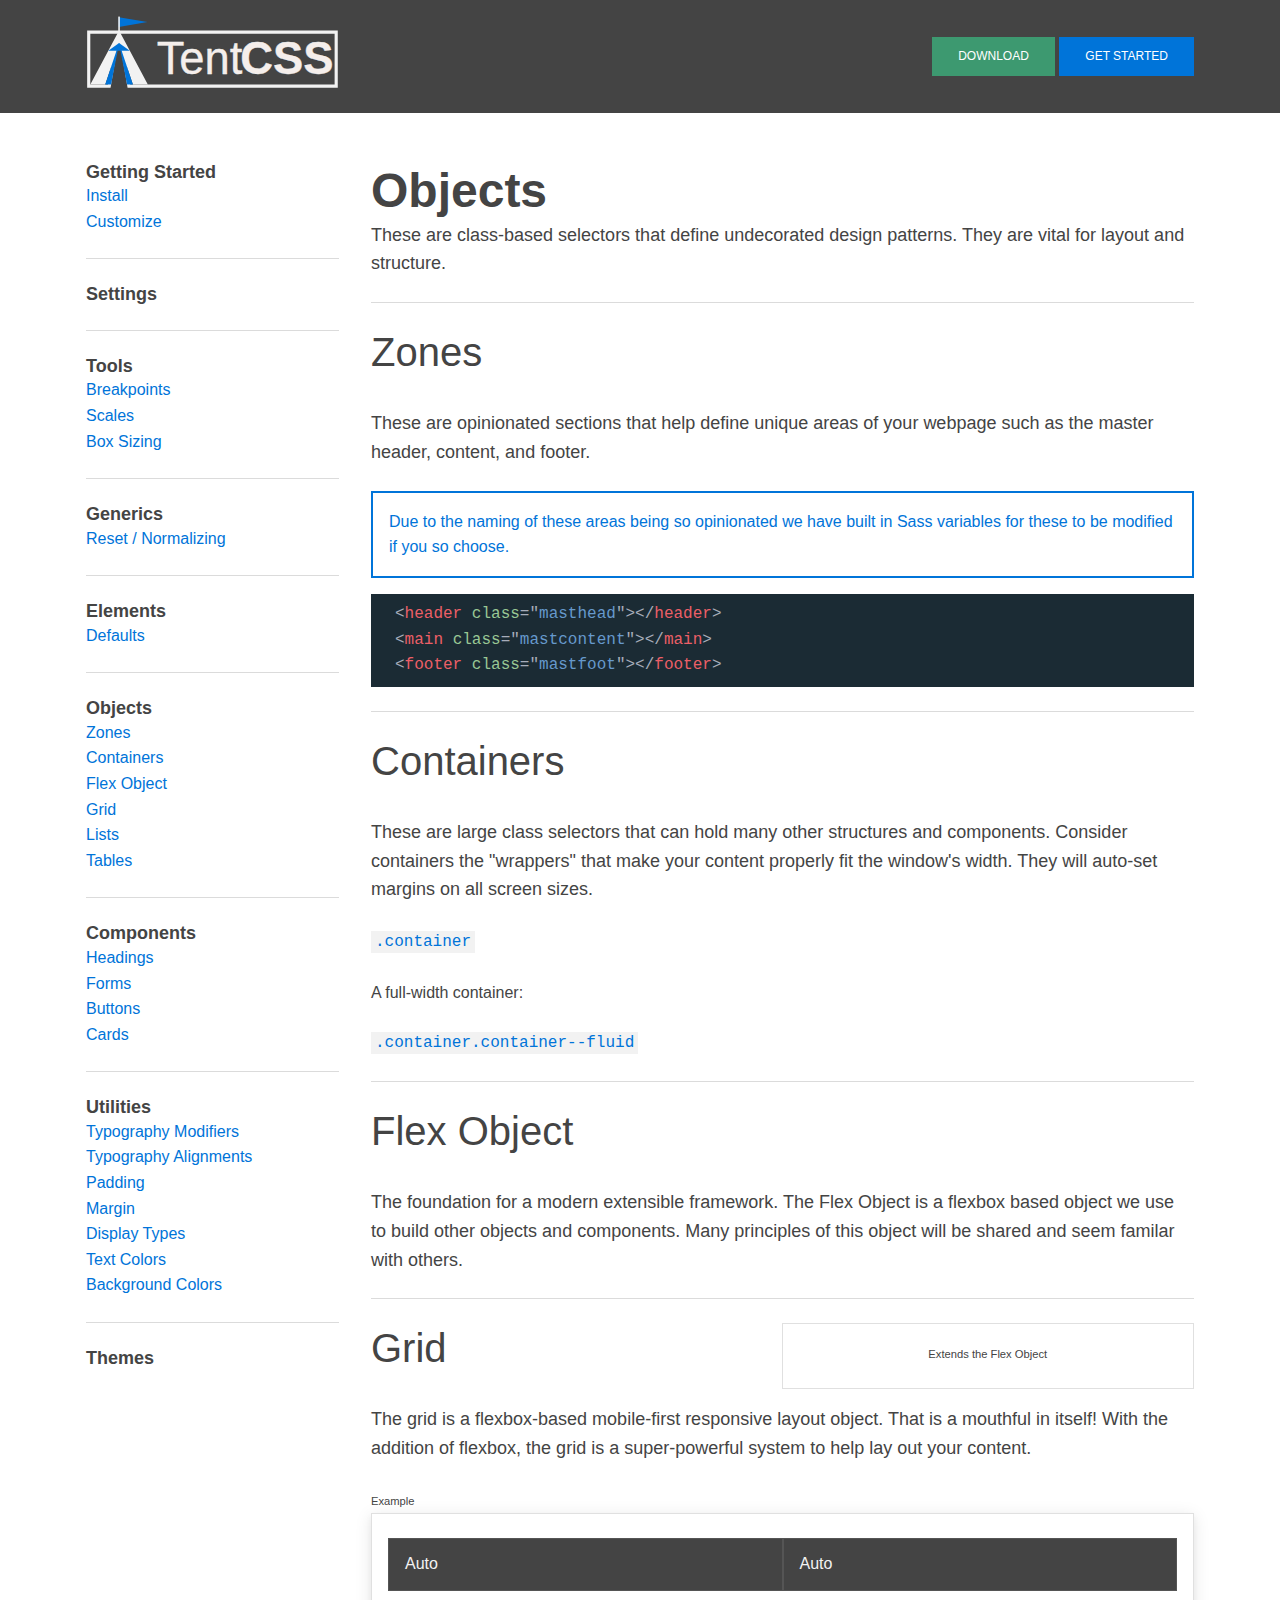
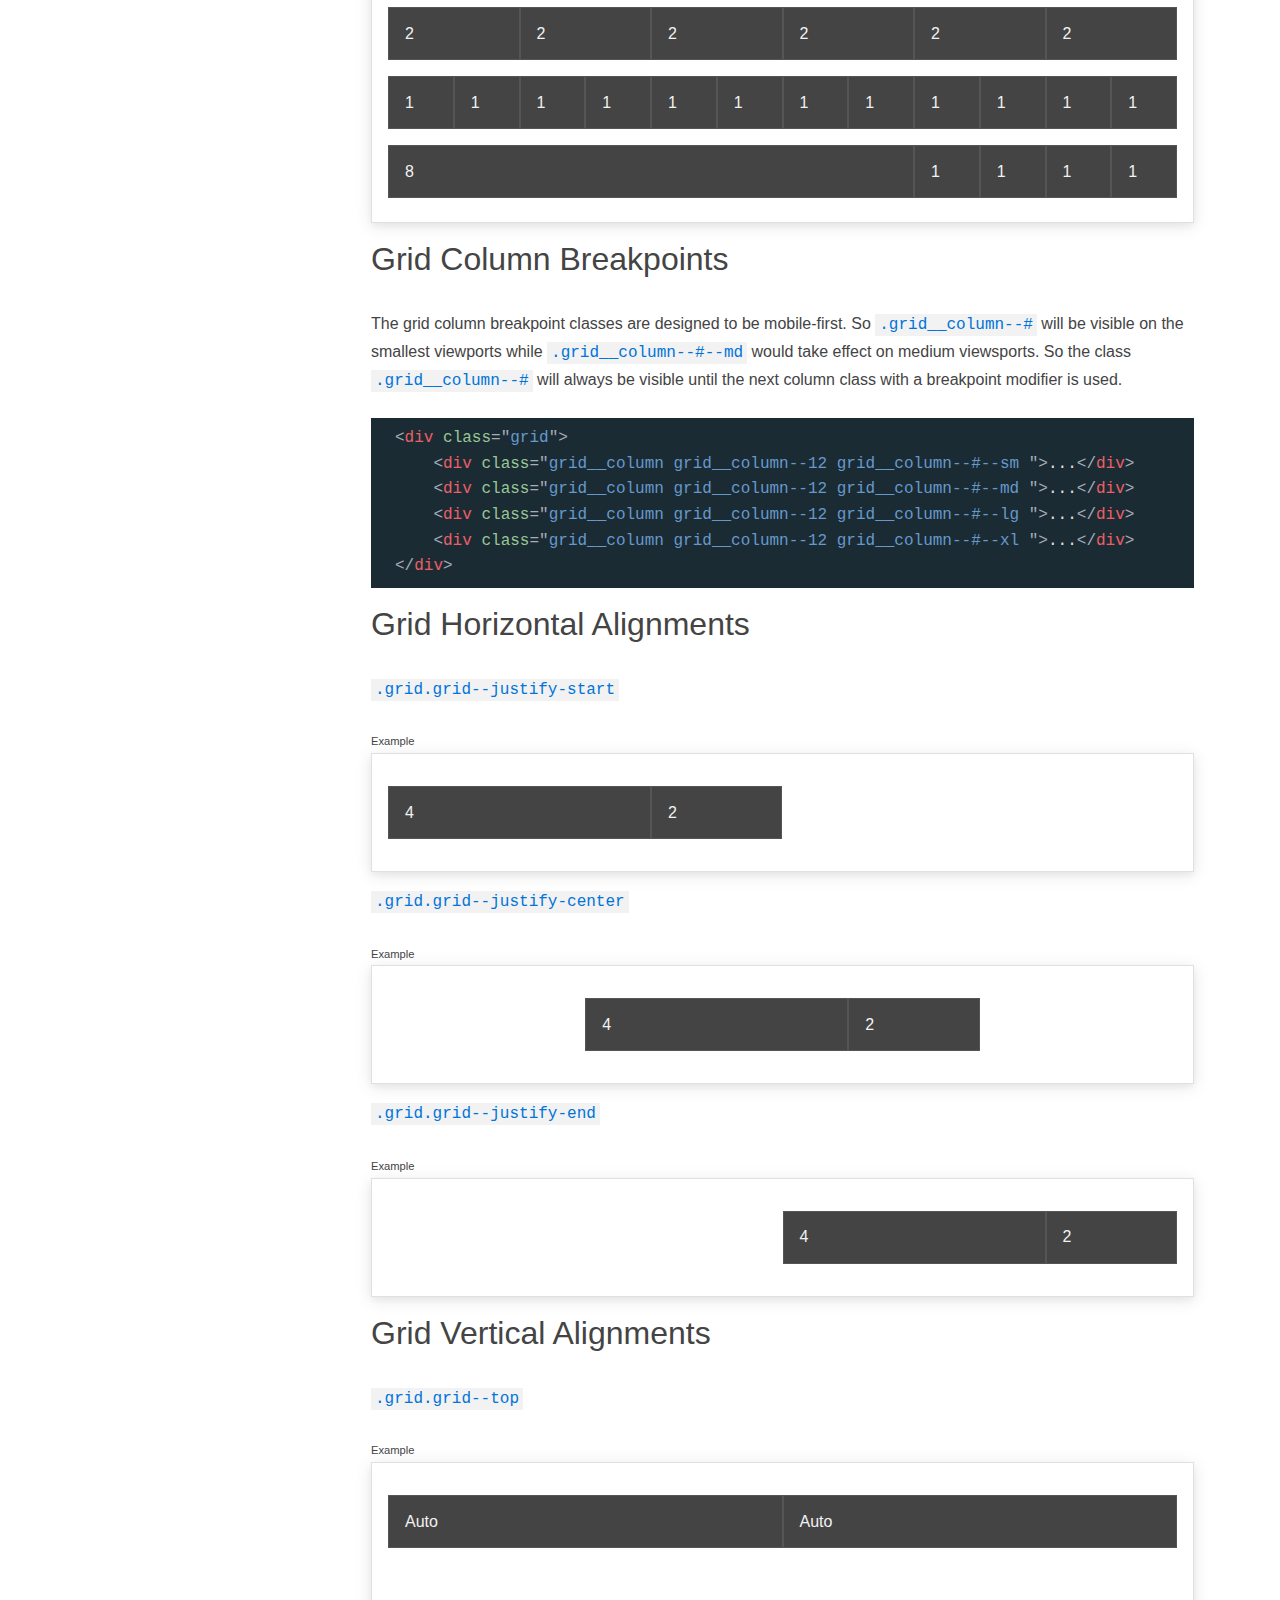
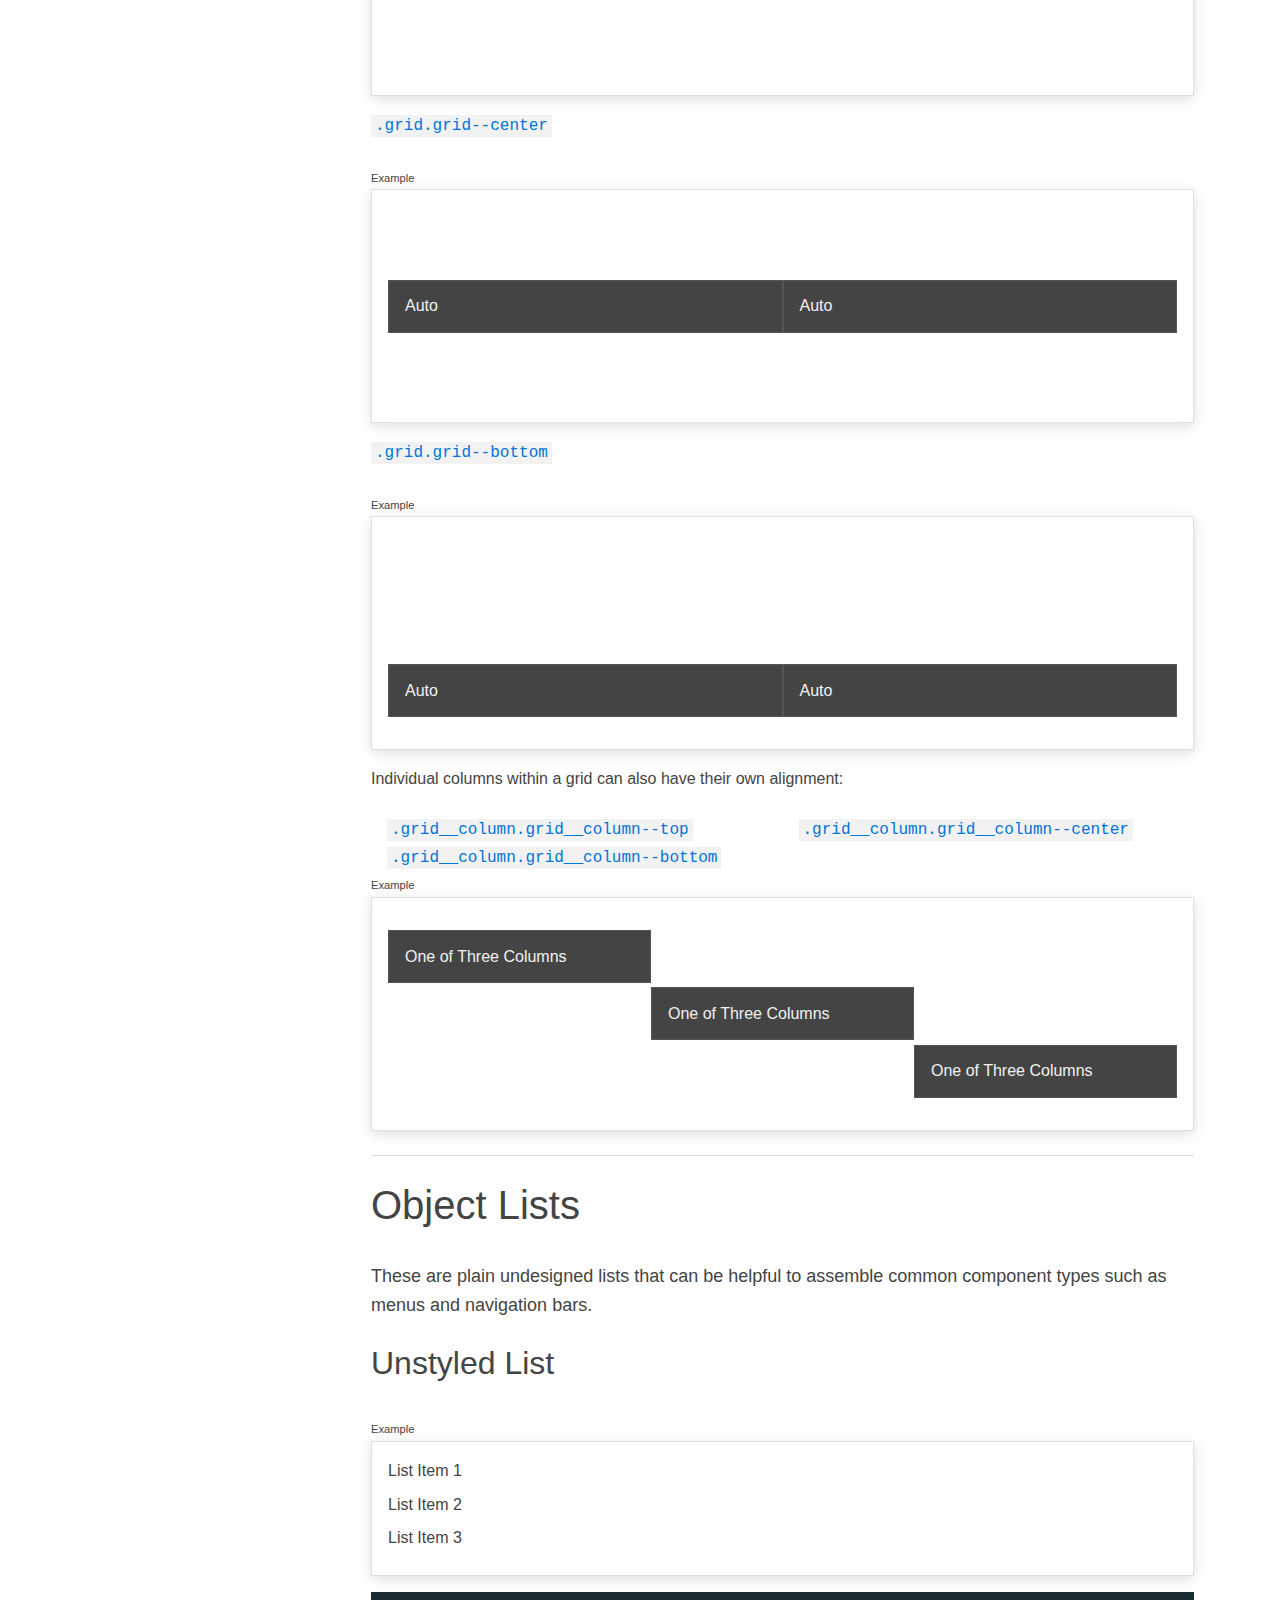
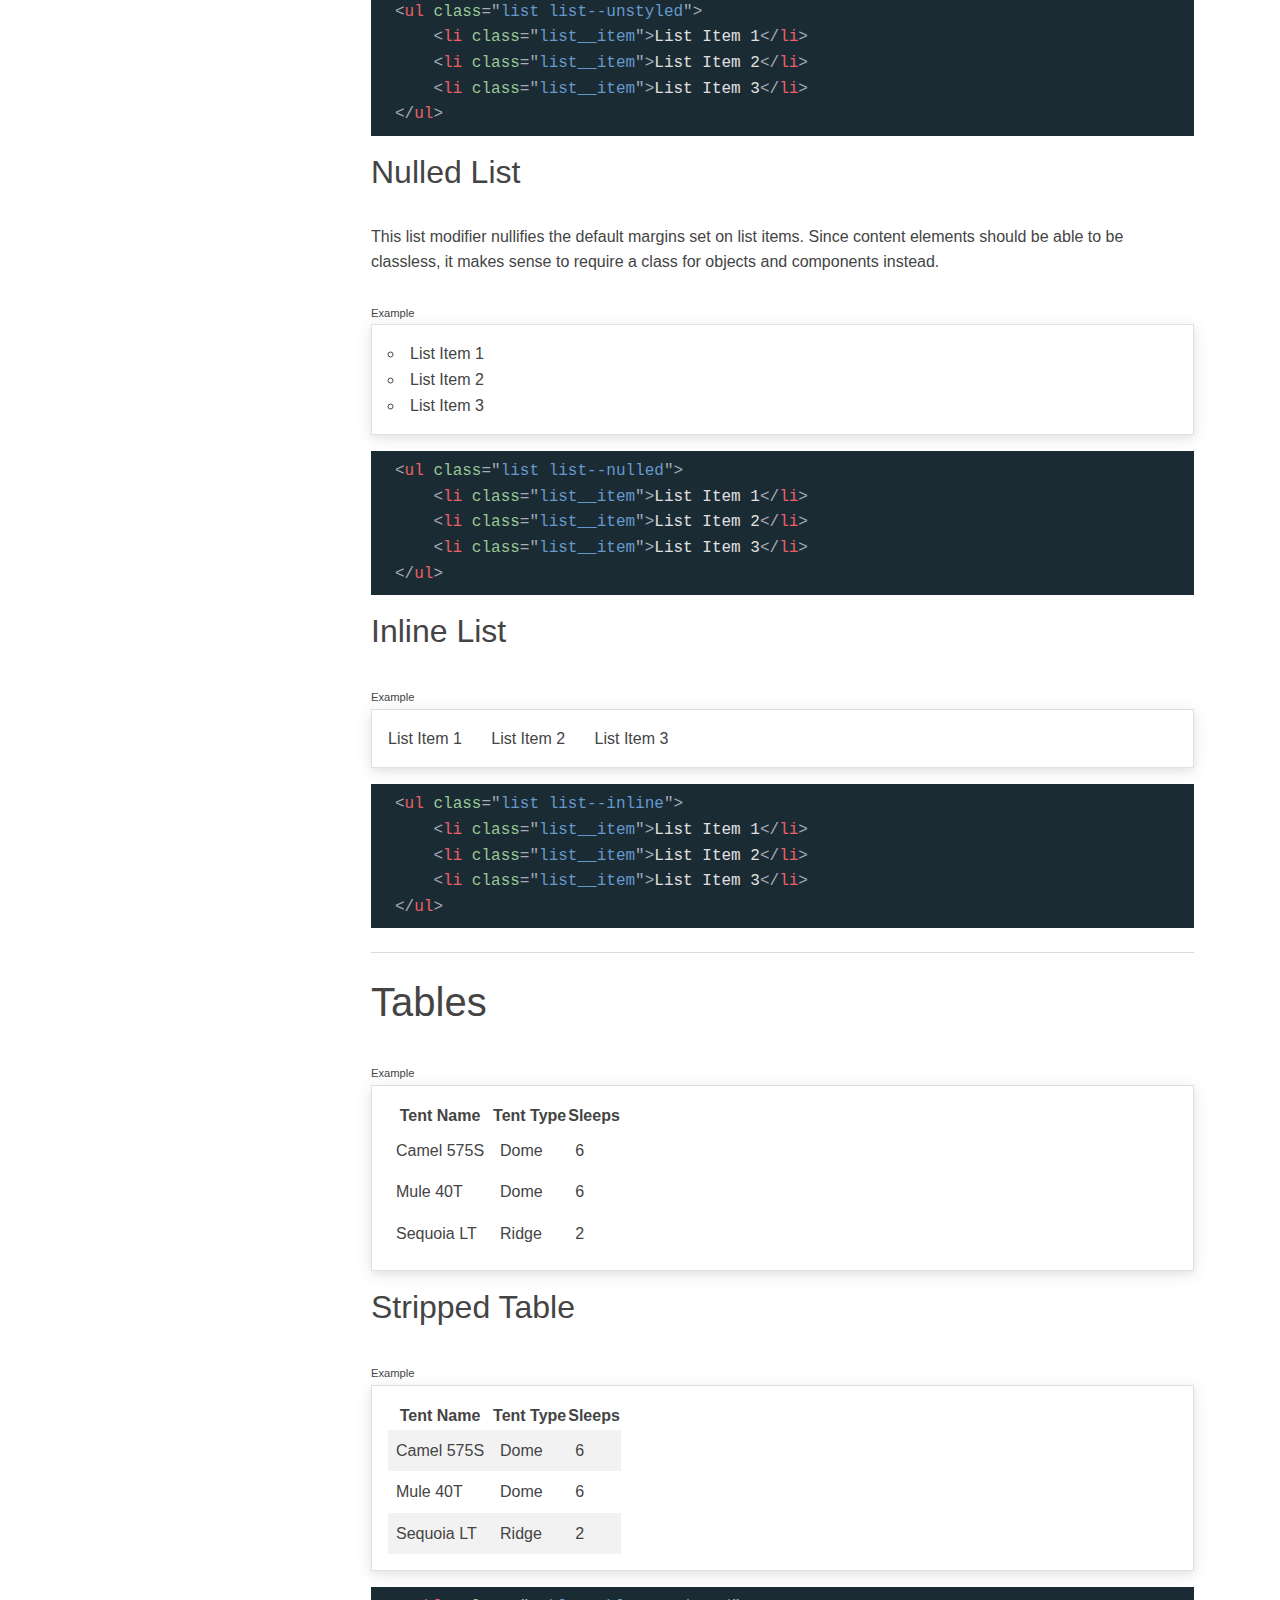
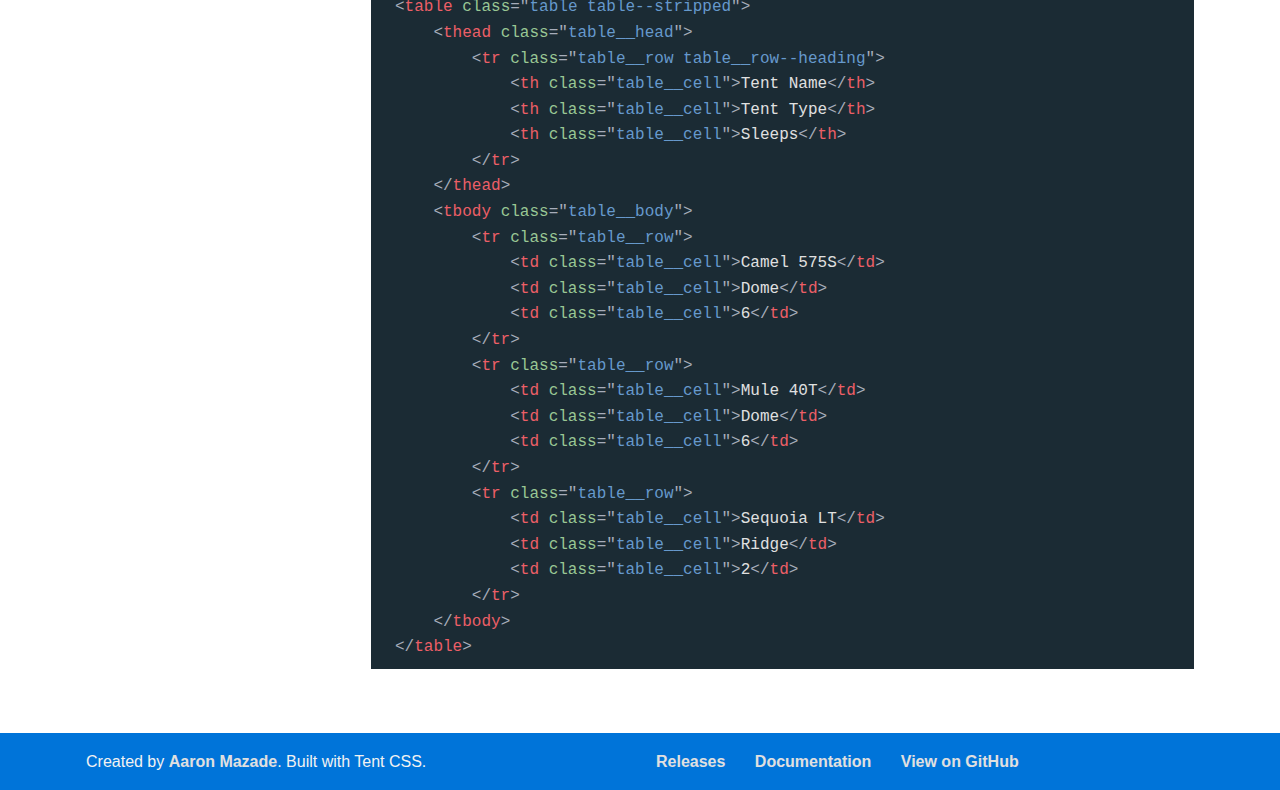
<file: objects.html>
<!DOCTYPE html>
<html lang="en">
	<head>
    <meta charset="utf-8">
    <meta http-equiv="x-ua-compatible" content="ie=edge">
    <title>Objects | Tent CSS</title>
    <meta name="description" content="A CSS survival kit.">
    <meta name="viewport" content="width=device-width, initial-scale=1">

    <!-- Twitter -->
    <meta name="twitter:site" content="@ulinaaron">
    <meta name="twitter:creator" content="@ulinaaron">


    <meta name="twitter:card" content="summary_large_image">
    <meta name="twitter:title" content="Tent CSS">
    <meta name="twitter:description" content="A CSS survival kit. Includes only the essentials to make camp.">
    <meta name="twitter:image" content="https://css.sitetent.com/public/img/banner.png">

    <!-- Facebook -->
    <meta property="og:url" content="https://css.sitetent.com/">
    <meta property="og:title" content="Tent CSS">
    <meta property="og:description" content="A CSS survival kit. Includes only the essentials to make camp.">

		<link href="public/css/docs.css" rel="stylesheet">

        <link rel="icon" href="public/img/favicon.png">
	</head>
	<body>
    <!--[if lte IE 9]>
        <p class="browserupgrade">You are using an <strong>outdated</strong> browser. Please <a href="http://browsehappy.com/">upgrade your browser</a> to improve your experience and security.</p>
    <![endif]-->

<header class="masthead masthead--docs bg-color-darker padding-y padding-xxs" role="banner">
    <div class="container">

        <div class="grid grid--center">
            <div class="grid__column grid__column--12 grid__column--3--md">

                <div class="brand-set">
                    <a href="index.html" class="brand-set__logo brand-set__logo--primary">
                        <?xml version="1.0" encoding="UTF-8" standalone="no"?><!DOCTYPE svg PUBLIC "-//W3C//DTD SVG 1.1//EN" "http://www.w3.org/Graphics/SVG/1.1/DTD/svg11.dtd"><svg width="100%" height="100%" viewBox="0 0 803 232" version="1.1" xmlns="http://www.w3.org/2000/svg" xmlns:xlink="http://www.w3.org/1999/xlink" xml:space="preserve" style="fill-rule:evenodd;clip-rule:evenodd;stroke-linejoin:round;stroke-miterlimit:1.41421;"><g id="TentCSS-Logo"><path id="Flag" d="M195.134,19.361l-91.273,15.644l0,-31.289l91.273,15.645Z" style="fill:#0074d9;"/><g><rect id="Flag-Pole" x="102.433" y="1.83" width="5" height="56.852" style="fill:#f2f2f2;"/><g id="Text" transform="matrix(1,0,0,1,-334.836,-92.7341)"><text x="559.038px" y="277.949px" style="font-family:'GillSans-Light', 'Gill Sans', sans-serif;font-weight:300;font-size:144px;fill:none;">Tent</text><text x="824.609px" y="277.949px" style="font-family:'GillSans-Bold', 'Gill Sans', sans-serif;font-weight:700;font-size:144px;fill:none;">CSS</text><text x="559.038px" y="277.949px" style="font-family:'GillSans-Light', 'Gill Sans', sans-serif;font-weight:300;font-size:144px;fill:#f5eeeb;stroke:#f2f2f2;stroke-width:1px;">Tent</text><text x="824.609px" y="277.949px" style="font-family:'GillSans-Bold', 'Gill Sans', sans-serif;font-weight:700;font-size:144px;fill:#f5eeeb;stroke:#f2f2f2;stroke-width:1px;">CSS</text></g><path id="Tent" d="M196.206,217.473l-47.367,0l-43.906,-131.743l-43.906,131.743l-47.367,0l91.273,-171.291l91.273,171.291Z" style="fill:#f2f2f2;"/><path id="Outline" d="M799.095,227.473l-667.198,0l-23.26,-136.743l-7.451,0l-23.221,136.743l-74.305,0l0,-181.291l795.435,0l0,181.291Zm-785.435,-171.291l0,161.291l55.86,0l23.221,-136.743l24.339,0l23.26,136.743l648.755,0l0,-161.291l-775.435,0Z" style="fill:#f2f2f2;"/></g><path id="Canopy" d="M70.797,110.35l34.136,-24.62l34.136,24.62l-68.272,0Z" style="fill:#0074d9;"/><path id="Flaps" d="M148.839,217.473l-18.623,0l-25.283,-129.826l-25.282,129.826l-18.624,0l43.906,-131.743l43.906,131.743Z" style="fill:#0074d9;"/></g></svg>
                    </a>
                </div>


            </div> <!-- /.grid__column -->
            <div class="grid__column grid__column--12 grid__column--9--md type-right">
                <a href="https://releases.sitetent.com" class="masthead__button button button--secondary button--filled button--xs">
                    Download
                </a>
                <a href="docs.html" class="masthead__button button button--primary button--filled button--xs">
                    Get Started
                </a>
            </div>
        </div> <!-- /.grid -->
    </div> <!-- /.container -->
</header> <!-- /.masthead -->


<div class="mastcontent bg-color-lightest" role="main">
    <div class="container padding-y padding-lg">
        <div class="grid">
            <main class="main-content grid__column grid__column--12 grid__column--9--md flex-first flex-last--md">
    <span class="anchor" id="objects"></span>

    <div class="title-set">
        <h1 class="title">Objects</h1>
        <p class="lead">These are class-based selectors that define undecorated design patterns. They are vital for layout and structure.</p>
    </div>

    <hr>

    <span class="anchor" id="zones"></span>

    <h2>Zones</h2>

    <p class="lead">
        These are opinionated sections that help define unique areas of your webpage such as the master header, content, and footer.
    </p>

    <div class="card card--outlined card--primary color-primary">
        <div class="card__content">
            Due to the naming of these areas being so opinionated we have built in Sass variables for these to be modified if you so choose.
        </div>
    </div>

    <pre><code class="language-markup"><!--
        <header class="masthead"></header>
        <main class="mastcontent"></main>
        <footer class="mastfoot"></footer>
    --></code></pre>

    <hr>

    <span class="anchor" id="containers"></span>

    <h2>Containers</h2>

    <p class="lead">
        These are large class selectors that can hold many other structures and components.
        Consider containers the "wrappers" that make your content properly fit the window's width.
        They will auto-set margins on all screen sizes.
    </p>

    <p>
        <code>.container</code>
    </p>

    <p>A full-width container:</p>

    <p>
        <code>.container.container--fluid</code>
    </p>

    <hr>

    <span class="anchor" id="flex-object"></span>

    <h2>Flex Object</h2>

    <p class="lead">
        The foundation for a modern extensible framework. The Flex Object is a flexbox based object we use to build other objects and components.
        Many principles of this object will be shared and seem familar with others.
    </p>

    <hr>

    <span class="anchor" id="grid"></span>

    <div class="title-set flex flex--stretch">

        <h2 class="flex__item">Grid</h2>

        <div class="card flex__item type-center">
            <div class="card__content">
                <span class="type-small">Extends the Flex Object</span>
            </div>
        </div>

    </div>

    <p class="lead">
        The grid is a flexbox-based mobile-first responsive layout object. That is a mouthful in itself!
        With the addition of flexbox, the grid is a super-powerful system to help lay out your content.
    </p>

    <span class="type-small">Example</span>
    <div class="card card--raised">
        <div class="card__content">

            <div class="grid-example grid padding-xxxs padding-y">
                <div class="grid__column bg-color-darker inverse">Auto</div>
                <div class="grid__column bg-color-darker inverse">Auto</div>
            </div>
            <div class="grid-example grid padding-xxxs padding-y">
                <div class="grid__column bg-color-darker inverse">2</div>
                <div class="grid__column bg-color-darker inverse">2</div>
                <div class="grid__column bg-color-darker inverse">2</div>
                <div class="grid__column bg-color-darker inverse">2</div>
                <div class="grid__column bg-color-darker inverse">2</div>
                <div class="grid__column bg-color-darker inverse">2</div>
            </div>
            <div class="grid-example grid padding-xxxs padding-y">
                <div class="grid__column bg-color-darker inverse">1</div>
                <div class="grid__column bg-color-darker inverse">1</div>
                <div class="grid__column bg-color-darker inverse">1</div>
                <div class="grid__column bg-color-darker inverse">1</div>
                <div class="grid__column bg-color-darker inverse">1</div>
                <div class="grid__column bg-color-darker inverse">1</div>
                <div class="grid__column bg-color-darker inverse">1</div>
                <div class="grid__column bg-color-darker inverse">1</div>
                <div class="grid__column bg-color-darker inverse">1</div>
                <div class="grid__column bg-color-darker inverse">1</div>
                <div class="grid__column bg-color-darker inverse">1</div>
                <div class="grid__column bg-color-darker inverse">1</div>
            </div>

            <div class="grid-example grid padding-xxxs padding-y">
                <div class="grid__column grid__column--8 bg-color-darker inverse">8</div>
                <div class="grid__column bg-color-darker inverse">1</div>
                <div class="grid__column bg-color-darker inverse">1</div>
                <div class="grid__column bg-color-darker inverse">1</div>
                <div class="grid__column bg-color-darker inverse">1</div>
            </div>

        </div>
    </div>

    <h3>Grid Column Breakpoints</h3>

    <p>The grid column breakpoint classes are designed to be mobile-first. So <code>.grid__column--#</code> will be visible on the smallest viewports while <code>.grid__column--#--md</code> would take effect on medium viewsports. So the class <code>.grid__column--#</code> will always be visible until the next column class with a breakpoint modifier is used.</p>

    <pre><code class="language-markup"><!--
        <div class="grid">
            <div class="grid__column grid__column--12 grid__column--#--sm ">...</div>
            <div class="grid__column grid__column--12 grid__column--#--md ">...</div>
            <div class="grid__column grid__column--12 grid__column--#--lg ">...</div>
            <div class="grid__column grid__column--12 grid__column--#--xl ">...</div>
        </div>
    --></code></pre>

    <h3>Grid Horizontal Alignments</h3>

    <p>
        <code>.grid.grid--justify-start</code>
    </p>

    <span class="type-small">Example</span>
    <div class="card card--raised">
        <div class="card__content">

            <div class="grid-example grid grid--justify-start padding-xxs padding-y">
                <div class="grid__column grid__column--4 bg-color-darker inverse">4</div>
                <div class="grid__column grid__column--2 bg-color-darker inverse">2</div>
            </div>

        </div>
    </div>

    <p>
        <code>.grid.grid--justify-center</code>
    </p>

    <span class="type-small">Example</span>
    <div class="card card--raised">
        <div class="card__content">

            <div class="grid-example grid grid--justify-center padding-xxs padding-y">
                <div class="grid__column grid__column--4 bg-color-darker inverse">4</div>
                <div class="grid__column grid__column--2 bg-color-darker inverse">2</div>
            </div>

        </div>
    </div>

    <p>
        <code>.grid.grid--justify-end</code>
    </p>

    <span class="type-small">Example</span>
    <div class="card card--raised">
        <div class="card__content">

            <div class="grid-example grid grid--justify-end padding-xxs padding-y">
                <div class="grid__column grid__column--4 bg-color-darker inverse">4</div>
                <div class="grid__column grid__column--2 bg-color-darker inverse">2</div>
            </div>

        </div>
    </div>

    <h3>Grid Vertical Alignments</h3>

    <p>
        <code>.grid.grid--top</code>
    </p>

    <span class="type-small">Example</span>
    <div class="card card--raised">
        <div class="card__content">

            <div class="grid-example grid grid--top padding-xxs padding-y" style="height: 200px;">
                <div class="grid__column bg-color-darker inverse">Auto</div>
                <div class="grid__column bg-color-darker inverse">Auto</div>
            </div>

        </div>
    </div>

    <p>
        <code>.grid.grid--center</code>
    </p>

    <span class="type-small">Example</span>
    <div class="card card--raised">
        <div class="card__content">

            <div class="grid-example grid grid--center padding-xxs padding-y" style="height: 200px;">
                <div class="grid__column bg-color-darker inverse">Auto</div>
                <div class="grid__column bg-color-darker inverse">Auto</div>
            </div>

        </div>
    </div>

    <p>
        <code>.grid.grid--bottom</code>
    </p>

    <span class="type-small">Example</span>
    <div class="card card--raised">
        <div class="card__content">
            <div class="grid-example grid grid--bottom padding-xxs padding-y" style="height: 200px;">
                <div class="grid__column bg-color-darker inverse">Auto</div>
                <div class="grid__column bg-color-darker inverse">Auto</div>
            </div>
        </div>
    </div>

    <p>Individual columns within a grid can also have their own alignment:</p>

    <div class="grid">
        <div class="grid__column">
            <code>.grid__column.grid__column--top</code>
        </div>
        <div class="grid__column">
            <code>.grid__column.grid__column--center</code>
        </div>
        <div class="grid__column">
            <code>.grid__column.grid__column--bottom</code>
        </div>
    </div>

    <span class="type-small">Example</span>
    <div class="card card--raised">
        <div class="card__content">
            <div class="grid-example grid padding-xxs padding-y" style="height: 200px;">
                <div class="grid__column grid__column--top bg-color-darker inverse">One of Three Columns</div>
                <div class="grid__column grid__column--center bg-color-darker inverse">One of Three Columns</div>
                <div class="grid__column grid__column--bottom bg-color-darker inverse">One of Three Columns</div>
            </div>
        </div>
    </div>

    <hr>

    <span class="anchor" id="lists"></span>

    <h2>Object Lists</h2>

    <p class="lead">These are plain undesigned lists that can be helpful to assemble common component types such as menus and navigation bars.</p>

    <h3>Unstyled List</h3>

    <span class="type-small">Example</span>
    <div class="card card--raised">
        <div class="card__content">

            <ul class="list list--unstyled">
                <li class="list__item">List Item 1</li>
                <li class="list__item">List Item 2</li>
                <li class="list__item">List Item 3</li>
            </ul>

        </div>
    </div>

    <pre><code class="language-markup"><!--
        <ul class="list list--unstyled">
            <li class="list__item">List Item 1</li>
            <li class="list__item">List Item 2</li>
            <li class="list__item">List Item 3</li>
        </ul>
    --></code></pre>

    <h3>Nulled List</h3>

    <p>
        This list modifier nullifies the default margins set on list items.
        Since content elements should be able to be classless, it makes sense to require a class for objects and components instead.
    </p>

    <span class="type-small">Example</span>
    <div class="card card--raised">
        <div class="card__content">

            <ul class="list list--nulled">
                <li class="list__item">List Item 1</li>
                <li class="list__item">List Item 2</li>
                <li class="list__item">List Item 3</li>
            </ul>

        </div>
    </div>

    <pre><code class="language-markup"><!--
        <ul class="list list--nulled">
            <li class="list__item">List Item 1</li>
            <li class="list__item">List Item 2</li>
            <li class="list__item">List Item 3</li>
        </ul>
    --></code></pre>

    <h3>Inline List</h3>

    <span class="type-small">Example</span>
    <div class="card card--raised">
        <div class="card__content">

            <ul class="list list--inline list--nulled">
                <li class="list__item">List Item 1</li>
                <li class="list__item">List Item 2</li>
                <li class="list__item">List Item 3</li>
            </ul>

        </div>
    </div>

    <pre><code class="language-markup"><!--
        <ul class="list list--inline">
            <li class="list__item">List Item 1</li>
            <li class="list__item">List Item 2</li>
            <li class="list__item">List Item 3</li>
        </ul>
    --></code></pre>

    <hr>

    <span class="anchor" id="tables"></span>

    <h2>Tables</h2>

    <span class="type-small">Example</span>
    <div class="card card--raised">
        <div class="card__content">

            <table>
                <thead>
                    <tr>
                        <th>Tent Name</th>
                        <th>Tent Type</th>
                        <th>Sleeps</th>
                    </tr>
                </thead>
                <tbody>
                    <tr>
                        <td>Camel 575S</td>
                        <td>Dome</td>
                        <td>6</td>
                    </tr>
                    <tr>
                        <td>Mule 40T</td>
                        <td>Dome</td>
                        <td>6</td>
                    </tr>
                    <tr>
                        <td>Sequoia LT</td>
                        <td>Ridge</td>
                        <td>2</td>
                    </tr>
                </tbody>
            </table>

        </div>
    </div>

    <h3>Stripped Table</h3>

    <span class="type-small">Example</span>
    <div class="card card--raised">
        <div class="card__content">

            <table class="table table--stripped">
            <thead class="table__head">
                <tr class="table__row table__row--heading">
                    <th class="table__cell">Tent Name</th>
                    <th class="table__cell">Tent Type</th>
                    <th class="table__cell">Sleeps</th>
                </tr>
            </thead>
                <tbody class="table__body">
                    <tr class="table__row">
                        <td class="table__cell">Camel 575S</td>
                        <td class="table__cell">Dome</td>
                        <td class="table__cell">6</td>
                    </tr>
                    <tr class="table__row">
                        <td class="table__cell">Mule 40T</td>
                        <td class="table__cell">Dome</td>
                        <td class="table__cell">6</td>
                    </tr>
                    <tr class="table__row">
                        <td class="table__cell">Sequoia LT</td>
                        <td class="table__cell">Ridge</td>
                        <td class="table__cell">2</td>
                    </tr>
                </tbody>
            </table>
        </div>
    </div>

    <pre><code class="language-markup"><!--
        <table class="table table--stripped">
            <thead class="table__head">
                <tr class="table__row table__row--heading">
                    <th class="table__cell">Tent Name</th>
                    <th class="table__cell">Tent Type</th>
                    <th class="table__cell">Sleeps</th>
                </tr>
            </thead>
            <tbody class="table__body">
                <tr class="table__row">
                    <td class="table__cell">Camel 575S</td>
                    <td class="table__cell">Dome</td>
                    <td class="table__cell">6</td>
                </tr>
                <tr class="table__row">
                    <td class="table__cell">Mule 40T</td>
                    <td class="table__cell">Dome</td>
                    <td class="table__cell">6</td>
                </tr>
                <tr class="table__row">
                    <td class="table__cell">Sequoia LT</td>
                    <td class="table__cell">Ridge</td>
                    <td class="table__cell">2</td>
                </tr>
            </tbody>
        </table>
    --></code></pre>


            </main> <!-- /.grid__column -->
            <nav class="sidebar grid__column grid__column--12 grid__column--3--md flex-last flex-first--md">
                <div class="title-set">
                    <a href="docs.html"><h5 class="title">Getting Started</h5></a>

                    <ul class="list list--unstyled list--nulled">
                        <li class="list__item"><a href="docs.html#start-install">Install</a></li>
                        <li class="list__item"><a href="docs.html#start-customize">Customize</a></li>

                    </ul>
                </div> <!-- /.title-set -->
                <hr>
                <div class="title-set">
                    <a href="settings.html"><h5 class="title">Settings</h5></a>
                </div> <!-- /.title-set -->
                <hr>
                <div class="title-set">
                    <a href="tools.html"><h5 class="title">Tools</h5></a>

                    <ul class="list list--unstyled list--nulled">
                        <li class="list__item"><a href="tools.html#breakpoints">Breakpoints</a></li>
                        <li class="list__item"><a href="tools.html#scales">Scales</a></li>
                        <li class="list__item"><a href="tools.html#box-sizing">Box Sizing</a></li>
                    </ul>
                </div> <!-- /.title-set -->
                <hr>
                <div class="title-set">
                    <a href="generics.html"><h5 class="title">Generics</h5></a>

                    <ul class="list list--unstyled list--nulled">
                        <li class="list__item"><a href="generics.html#reset">Reset / Normalizing</a></li>
                    </ul>
                </div> <!-- /.title-set -->
                <hr>
                <div class="title-set">
                    <a href="elements.html"><h5 class="title">Elements</h5></a>

                    <ul class="list list--unstyled list--nulled">
                        <li class="list__item"><a href="elements.html#defaults">Defaults</a></li>
                    </ul>
                </div> <!-- /.title-set -->
                <hr>
                <div class="title-set">
                    <a href="objects.html"><h5 class="title">Objects</h5></a>

                    <ul class="list list--unstyled list--nulled">
                        <li class="list__item"><a href="objects.html#zones">Zones</a></li>
                        <li class="list__item"><a href="objects.html#containers">Containers</a></li>
                        <li class="list__item"><a href="objects.html#flex-object">Flex Object</a></li>
                        <li class="list__item"><a href="objects.html#grid">Grid</a></li>
                        <li class="list__item"><a href="objects.html#lists">Lists</a></li>
                        <li class="list__item"><a href="objects.html#tables">Tables</a></li>
                    </ul>
                </div> <!-- /.title-set -->
                <hr>
                <div class="title-set">
                    <a href="components.html"><h5 class="title">Components</h5></a>

                    <ul class="list list--unstyled list--nulled">
                        <li class="list__item"><a href="components.html#headings">Headings</a></li>
                        <li class="list__item"><a href="components.html#forms">Forms</a></li>
                        <li class="list__item"><a href="components.html#buttons">Buttons</a></li>
                        <li class="list__item"><a href="components.html#cards">Cards</a></li>
                    </ul>
                </div> <!-- /.title-set -->
                <hr>
                <div class="title-set">
                    <a href="utilities.html"><h5 class="title">Utilities</h5></a>

                    <ul class="list list--unstyled list--nulled">
                        <li class="list__item"><a href="utilities.html#other-type">Typography Modifiers</a></li>
                        <li class="list__item"><a href="utilities.html#alignments">Typography Alignments</a></li>
                        <li class="list__item"><a href="utilities.html#padding">Padding</a></li>
                        <li class="list__item"><a href="utilities.html#margin">Margin</a></li>
                        <li class="list__item"><a href="utilities.html#display-types">Display Types</a></li>
                        <li class="list__item"><a href="utilities.html#colors">Text Colors</a></li>
                        <li class="list__item"><a href="utilities.html#bg">Background Colors</a></li>
                    </ul>
                </div> <!-- /.title-set -->
                <hr>
                <div class="title-set">
                    <a href="themes.html"><h5 class="title">Themes</h5></a>
                </div> <!-- /.title-set -->
            </nav>
        </div> <!-- /.grid -->
    </div> <!-- /.container -->
</div> <!-- /.mastcontent -->        <footer id="mastfoot" class="mastfoot bg-color-primary inverse padding-y padding-xxs" role="contentinfo">
            <div class="container">
                <div class="grid grid--center">
                    <div class="grid__column grid__column--12 grid__column--5--sm grid__column--6--lg flex-last">
                        <ul class="list list--inline list--nulled">
                            <li class="list__item list__item--github">
                                <a href="//github.com/sitetent/tentcss/releases"> 
                                    Releases
                                </a>
                            </li> 
                            <li class="list__item">
                                <a href="//css.sitetent.com/docs.html">
                                    Documentation
                                </a>
                            </li> 
                            <li class="list__item list__item--github">
                                <a href="//github.com/sitetent/tentcss"> 
                                    View on GitHub
                                </a>
                            </li>            
                        </ul>
                    </div>
                    <div class="grid__column grid__column--12 grid__column--7--sm grid__column--6--lg flex-first">
                        <p>Created by <a href="//aaronmazade.com">Aaron Mazade</a>. Built with Tent CSS.</p>
                    </div>
                </div>
            </div>
        </footer>
 
        <!-- Scripts -->
        <script src="public/js/bundle.js"></script>

        <!-- Google Analytics Tracking -->
        <script>
            (function(i,s,o,g,r,a,m){i['GoogleAnalyticsObject']=r;i[r]=i[r]||function(){
            (i[r].q=i[r].q||[]).push(arguments)},i[r].l=1*new Date();a=s.createElement(o),
            m=s.getElementsByTagName(o)[0];a.async=1;a.src=g;m.parentNode.insertBefore(a,m)
            })(window,document,'script','//www.google-analytics.com/analytics.js','ga');

            ga('create', 'UA-91678026-1', 'auto');
            ga('send', 'pageview');
        </script>
	</body>
</html>
</file>
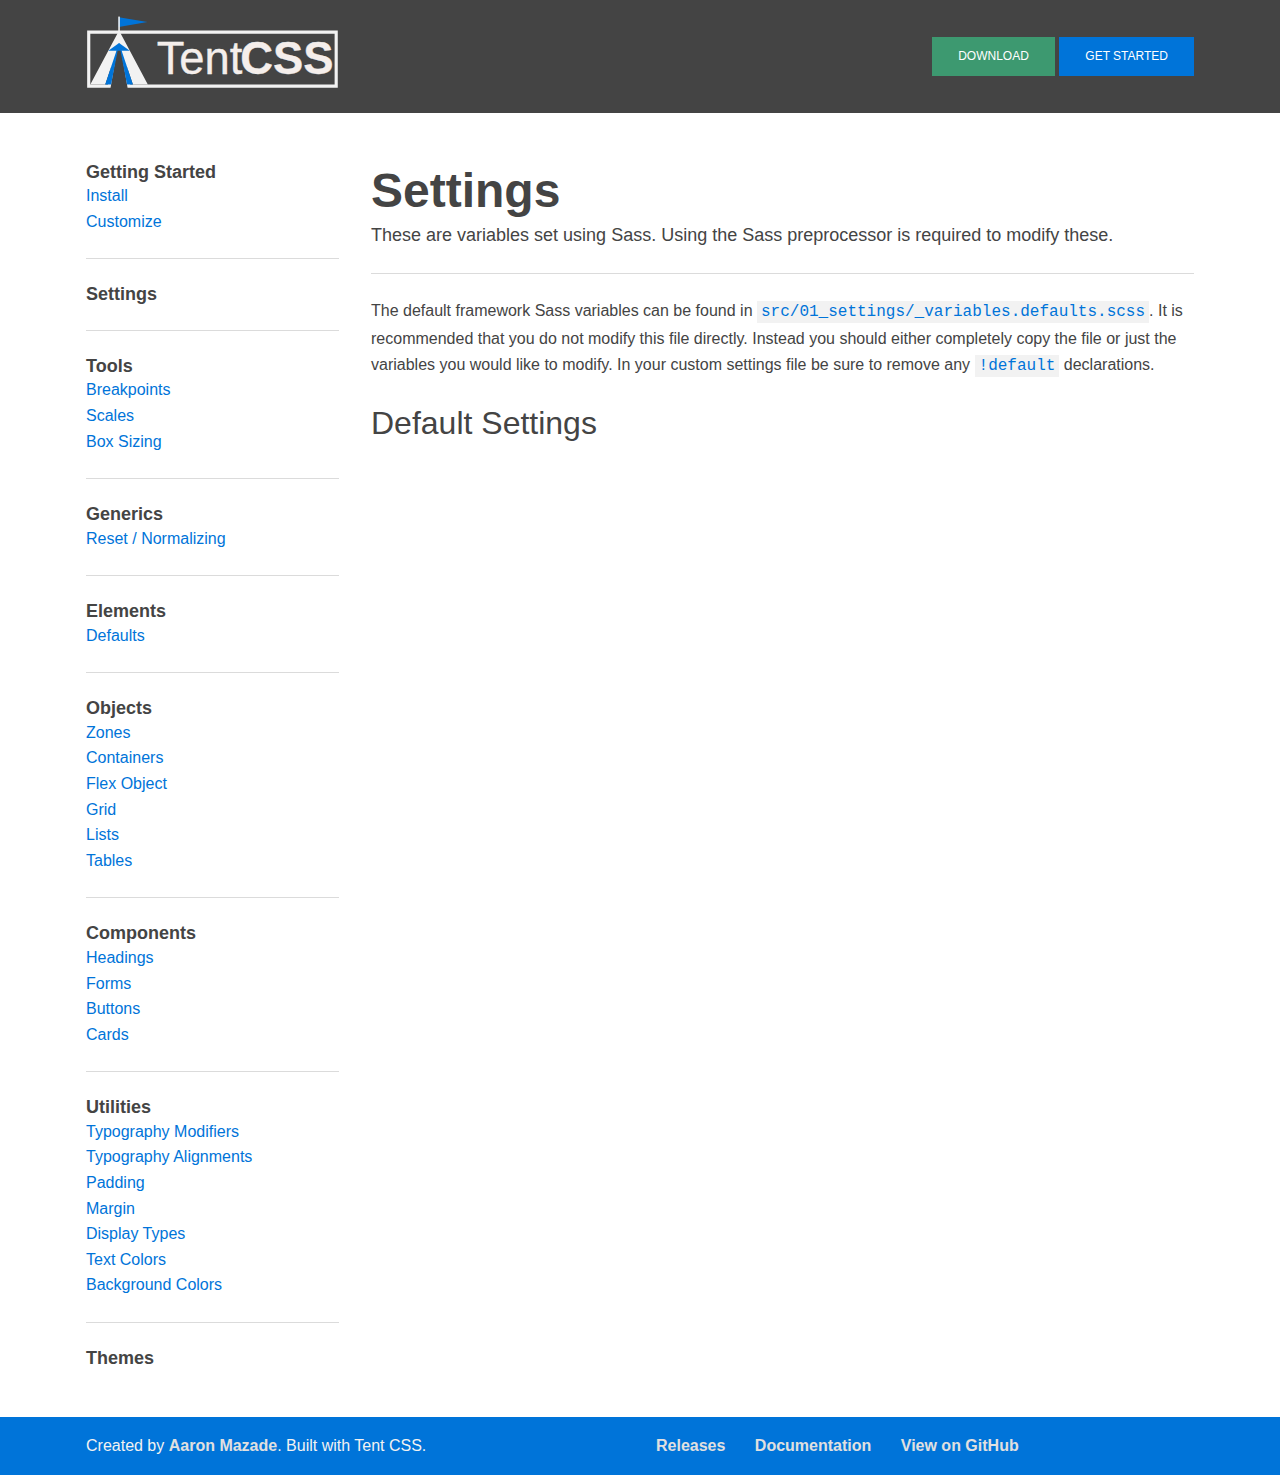
<file: settings.html>
<!DOCTYPE html>
<html lang="en">
	<head>
    <meta charset="utf-8">
    <meta http-equiv="x-ua-compatible" content="ie=edge">
    <title>Generics | Tent CSS</title>
    <meta name="description" content="A CSS survival kit.">
    <meta name="viewport" content="width=device-width, initial-scale=1">

    <!-- Twitter -->
    <meta name="twitter:site" content="@ulinaaron">
    <meta name="twitter:creator" content="@ulinaaron">


    <meta name="twitter:card" content="summary_large_image">
    <meta name="twitter:title" content="Tent CSS">
    <meta name="twitter:description" content="A CSS survival kit. Includes only the essentials to make camp.">
    <meta name="twitter:image" content="https://css.sitetent.com/public/img/banner.png">

    <!-- Facebook -->
    <meta property="og:url" content="https://css.sitetent.com/">
    <meta property="og:title" content="Tent CSS">
    <meta property="og:description" content="A CSS survival kit. Includes only the essentials to make camp.">

		<link href="public/css/docs.css" rel="stylesheet">

        <link rel="icon" href="public/img/favicon.png">
	</head>
	<body>
    <!--[if lte IE 9]>
        <p class="browserupgrade">You are using an <strong>outdated</strong> browser. Please <a href="http://browsehappy.com/">upgrade your browser</a> to improve your experience and security.</p>
    <![endif]-->

<header class="masthead masthead--docs bg-color-darker padding-y padding-xxs" role="banner">
    <div class="container">

        <div class="grid grid--center">
            <div class="grid__column grid__column--12 grid__column--3--md">

                <div class="brand-set">
                    <a href="index.html" class="brand-set__logo brand-set__logo--primary">
                        <?xml version="1.0" encoding="UTF-8" standalone="no"?><!DOCTYPE svg PUBLIC "-//W3C//DTD SVG 1.1//EN" "http://www.w3.org/Graphics/SVG/1.1/DTD/svg11.dtd"><svg width="100%" height="100%" viewBox="0 0 803 232" version="1.1" xmlns="http://www.w3.org/2000/svg" xmlns:xlink="http://www.w3.org/1999/xlink" xml:space="preserve" style="fill-rule:evenodd;clip-rule:evenodd;stroke-linejoin:round;stroke-miterlimit:1.41421;"><g id="TentCSS-Logo"><path id="Flag" d="M195.134,19.361l-91.273,15.644l0,-31.289l91.273,15.645Z" style="fill:#0074d9;"/><g><rect id="Flag-Pole" x="102.433" y="1.83" width="5" height="56.852" style="fill:#f2f2f2;"/><g id="Text" transform="matrix(1,0,0,1,-334.836,-92.7341)"><text x="559.038px" y="277.949px" style="font-family:'GillSans-Light', 'Gill Sans', sans-serif;font-weight:300;font-size:144px;fill:none;">Tent</text><text x="824.609px" y="277.949px" style="font-family:'GillSans-Bold', 'Gill Sans', sans-serif;font-weight:700;font-size:144px;fill:none;">CSS</text><text x="559.038px" y="277.949px" style="font-family:'GillSans-Light', 'Gill Sans', sans-serif;font-weight:300;font-size:144px;fill:#f5eeeb;stroke:#f2f2f2;stroke-width:1px;">Tent</text><text x="824.609px" y="277.949px" style="font-family:'GillSans-Bold', 'Gill Sans', sans-serif;font-weight:700;font-size:144px;fill:#f5eeeb;stroke:#f2f2f2;stroke-width:1px;">CSS</text></g><path id="Tent" d="M196.206,217.473l-47.367,0l-43.906,-131.743l-43.906,131.743l-47.367,0l91.273,-171.291l91.273,171.291Z" style="fill:#f2f2f2;"/><path id="Outline" d="M799.095,227.473l-667.198,0l-23.26,-136.743l-7.451,0l-23.221,136.743l-74.305,0l0,-181.291l795.435,0l0,181.291Zm-785.435,-171.291l0,161.291l55.86,0l23.221,-136.743l24.339,0l23.26,136.743l648.755,0l0,-161.291l-775.435,0Z" style="fill:#f2f2f2;"/></g><path id="Canopy" d="M70.797,110.35l34.136,-24.62l34.136,24.62l-68.272,0Z" style="fill:#0074d9;"/><path id="Flaps" d="M148.839,217.473l-18.623,0l-25.283,-129.826l-25.282,129.826l-18.624,0l43.906,-131.743l43.906,131.743Z" style="fill:#0074d9;"/></g></svg>
                    </a>
                </div>


            </div> <!-- /.grid__column -->
            <div class="grid__column grid__column--12 grid__column--9--md type-right">
                <a href="https://releases.sitetent.com" class="masthead__button button button--secondary button--filled button--xs">
                    Download
                </a>
                <a href="docs.html" class="masthead__button button button--primary button--filled button--xs">
                    Get Started
                </a>
            </div>
        </div> <!-- /.grid -->
    </div> <!-- /.container -->
</header> <!-- /.masthead -->


<div class="mastcontent bg-color-lightest" role="main">
    <div class="container padding-y padding-lg">
        <div class="grid">
            <main class="main-content grid__column grid__column--12 grid__column--9--md flex-first flex-last--md">

    <span class="anchor" id="Settings"></span>

    <div class="title-set">
        <h1 class="title">Settings</h1>
        <p class="lead">These are variables set using Sass. Using the Sass preprocessor is required to modify these. </p>
    </div>

    <hr>

    <p>
        The default framework Sass variables can be found in <code>src/01_settings/_variables.defaults.scss</code>.
        It is recommended that you do not modify this file directly.
        Instead you should either completely copy the file or just the variables you would like to modify.
        In your custom settings file be sure to remove any <code>!default</code> declarations.
    </p>


    <h3>Default Settings</h3>

    <script src="//gist-it.appspot.com/http://github.com/sitetent/tentcss/blob/master/src/01_settings/_variables.defaults.scss"></script>

            </main> <!-- /.grid__column -->
            <nav class="sidebar grid__column grid__column--12 grid__column--3--md flex-last flex-first--md">
                <div class="title-set">
                    <a href="docs.html"><h5 class="title">Getting Started</h5></a>

                    <ul class="list list--unstyled list--nulled">
                        <li class="list__item"><a href="docs.html#start-install">Install</a></li>
                        <li class="list__item"><a href="docs.html#start-customize">Customize</a></li>

                    </ul>
                </div> <!-- /.title-set -->
                <hr>
                <div class="title-set">
                    <a href="settings.html"><h5 class="title">Settings</h5></a>
                </div> <!-- /.title-set -->
                <hr>
                <div class="title-set">
                    <a href="tools.html"><h5 class="title">Tools</h5></a>

                    <ul class="list list--unstyled list--nulled">
                        <li class="list__item"><a href="tools.html#breakpoints">Breakpoints</a></li>
                        <li class="list__item"><a href="tools.html#scales">Scales</a></li>
                        <li class="list__item"><a href="tools.html#box-sizing">Box Sizing</a></li>
                    </ul>
                </div> <!-- /.title-set -->
                <hr>
                <div class="title-set">
                    <a href="generics.html"><h5 class="title">Generics</h5></a>

                    <ul class="list list--unstyled list--nulled">
                        <li class="list__item"><a href="generics.html#reset">Reset / Normalizing</a></li>
                    </ul>
                </div> <!-- /.title-set -->
                <hr>
                <div class="title-set">
                    <a href="elements.html"><h5 class="title">Elements</h5></a>

                    <ul class="list list--unstyled list--nulled">
                        <li class="list__item"><a href="elements.html#defaults">Defaults</a></li>
                    </ul>
                </div> <!-- /.title-set -->
                <hr>
                <div class="title-set">
                    <a href="objects.html"><h5 class="title">Objects</h5></a>

                    <ul class="list list--unstyled list--nulled">
                        <li class="list__item"><a href="objects.html#zones">Zones</a></li>
                        <li class="list__item"><a href="objects.html#containers">Containers</a></li>
                        <li class="list__item"><a href="objects.html#flex-object">Flex Object</a></li>
                        <li class="list__item"><a href="objects.html#grid">Grid</a></li>
                        <li class="list__item"><a href="objects.html#lists">Lists</a></li>
                        <li class="list__item"><a href="objects.html#tables">Tables</a></li>
                    </ul>
                </div> <!-- /.title-set -->
                <hr>
                <div class="title-set">
                    <a href="components.html"><h5 class="title">Components</h5></a>

                    <ul class="list list--unstyled list--nulled">
                        <li class="list__item"><a href="components.html#headings">Headings</a></li>
                        <li class="list__item"><a href="components.html#forms">Forms</a></li>
                        <li class="list__item"><a href="components.html#buttons">Buttons</a></li>
                        <li class="list__item"><a href="components.html#cards">Cards</a></li>
                    </ul>
                </div> <!-- /.title-set -->
                <hr>
                <div class="title-set">
                    <a href="utilities.html"><h5 class="title">Utilities</h5></a>

                    <ul class="list list--unstyled list--nulled">
                        <li class="list__item"><a href="utilities.html#other-type">Typography Modifiers</a></li>
                        <li class="list__item"><a href="utilities.html#alignments">Typography Alignments</a></li>
                        <li class="list__item"><a href="utilities.html#padding">Padding</a></li>
                        <li class="list__item"><a href="utilities.html#margin">Margin</a></li>
                        <li class="list__item"><a href="utilities.html#display-types">Display Types</a></li>
                        <li class="list__item"><a href="utilities.html#colors">Text Colors</a></li>
                        <li class="list__item"><a href="utilities.html#bg">Background Colors</a></li>
                    </ul>
                </div> <!-- /.title-set -->
                <hr>
                <div class="title-set">
                    <a href="themes.html"><h5 class="title">Themes</h5></a>
                </div> <!-- /.title-set -->
            </nav>
        </div> <!-- /.grid -->
    </div> <!-- /.container -->
</div> <!-- /.mastcontent -->        <footer id="mastfoot" class="mastfoot bg-color-primary inverse padding-y padding-xxs" role="contentinfo">
            <div class="container">
                <div class="grid grid--center">
                    <div class="grid__column grid__column--12 grid__column--5--sm grid__column--6--lg flex-last">
                        <ul class="list list--inline list--nulled">
                            <li class="list__item list__item--github">
                                <a href="//github.com/sitetent/tentcss/releases"> 
                                    Releases
                                </a>
                            </li> 
                            <li class="list__item">
                                <a href="//css.sitetent.com/docs.html">
                                    Documentation
                                </a>
                            </li> 
                            <li class="list__item list__item--github">
                                <a href="//github.com/sitetent/tentcss"> 
                                    View on GitHub
                                </a>
                            </li>            
                        </ul>
                    </div>
                    <div class="grid__column grid__column--12 grid__column--7--sm grid__column--6--lg flex-first">
                        <p>Created by <a href="//aaronmazade.com">Aaron Mazade</a>. Built with Tent CSS.</p>
                    </div>
                </div>
            </div>
        </footer>
 
        <!-- Scripts -->
        <script src="public/js/bundle.js"></script>

        <!-- Google Analytics Tracking -->
        <script>
            (function(i,s,o,g,r,a,m){i['GoogleAnalyticsObject']=r;i[r]=i[r]||function(){
            (i[r].q=i[r].q||[]).push(arguments)},i[r].l=1*new Date();a=s.createElement(o),
            m=s.getElementsByTagName(o)[0];a.async=1;a.src=g;m.parentNode.insertBefore(a,m)
            })(window,document,'script','//www.google-analytics.com/analytics.js','ga');

            ga('create', 'UA-91678026-1', 'auto');
            ga('send', 'pageview');
        </script>
	</body>
</html>
</file>
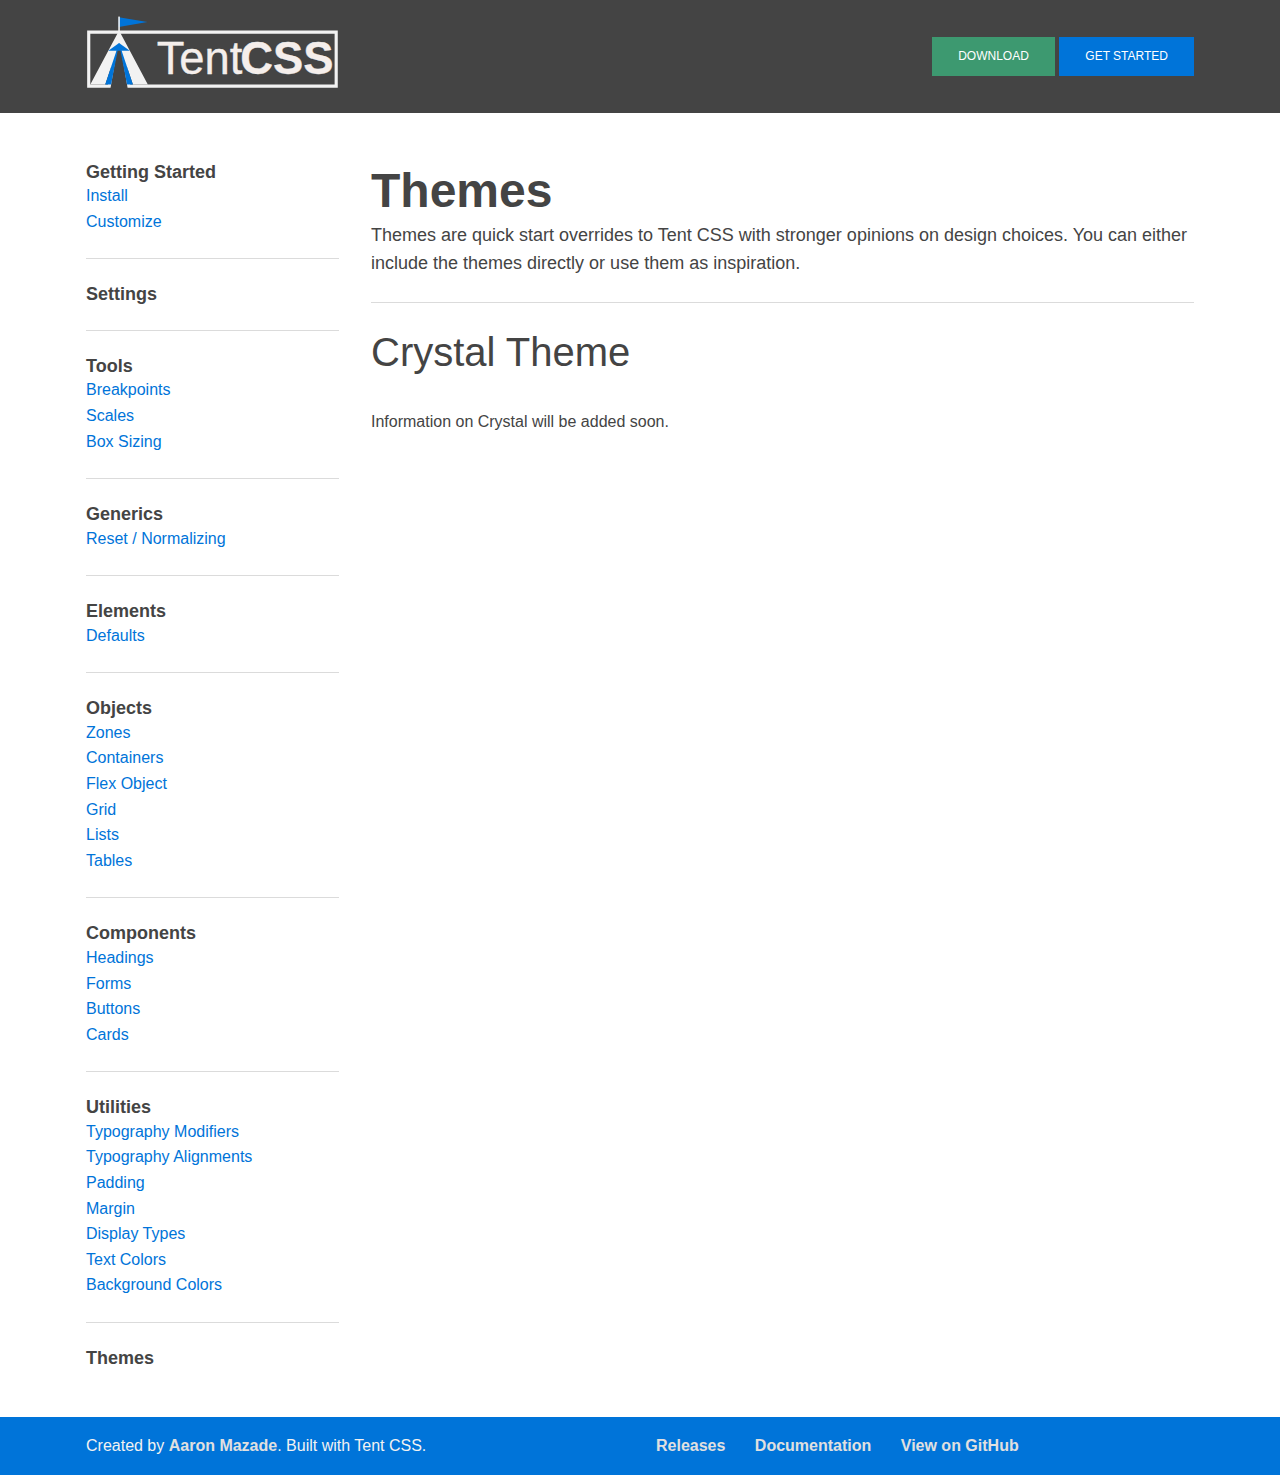
<file: themes.html>
<!DOCTYPE html>
<html lang="en">
	<head>
    <meta charset="utf-8">
    <meta http-equiv="x-ua-compatible" content="ie=edge">
    <title>Themes | Tent CSS</title>
    <meta name="description" content="A CSS survival kit.">
    <meta name="viewport" content="width=device-width, initial-scale=1">

    <!-- Twitter -->
    <meta name="twitter:site" content="@ulinaaron">
    <meta name="twitter:creator" content="@ulinaaron">


    <meta name="twitter:card" content="summary_large_image">
    <meta name="twitter:title" content="Tent CSS">
    <meta name="twitter:description" content="A CSS survival kit. Includes only the essentials to make camp.">
    <meta name="twitter:image" content="https://css.sitetent.com/public/img/banner.png">

    <!-- Facebook -->
    <meta property="og:url" content="https://css.sitetent.com/">
    <meta property="og:title" content="Tent CSS">
    <meta property="og:description" content="A CSS survival kit. Includes only the essentials to make camp.">

		<link href="public/css/docs.css" rel="stylesheet">

        <link rel="icon" href="public/img/favicon.png">
	</head>
	<body>
    <!--[if lte IE 9]>
        <p class="browserupgrade">You are using an <strong>outdated</strong> browser. Please <a href="http://browsehappy.com/">upgrade your browser</a> to improve your experience and security.</p>
    <![endif]-->

<header class="masthead masthead--docs bg-color-darker padding-y padding-xxs" role="banner">
    <div class="container">

        <div class="grid grid--center">
            <div class="grid__column grid__column--12 grid__column--3--md">

                <div class="brand-set">
                    <a href="index.html" class="brand-set__logo brand-set__logo--primary">
                        <?xml version="1.0" encoding="UTF-8" standalone="no"?><!DOCTYPE svg PUBLIC "-//W3C//DTD SVG 1.1//EN" "http://www.w3.org/Graphics/SVG/1.1/DTD/svg11.dtd"><svg width="100%" height="100%" viewBox="0 0 803 232" version="1.1" xmlns="http://www.w3.org/2000/svg" xmlns:xlink="http://www.w3.org/1999/xlink" xml:space="preserve" style="fill-rule:evenodd;clip-rule:evenodd;stroke-linejoin:round;stroke-miterlimit:1.41421;"><g id="TentCSS-Logo"><path id="Flag" d="M195.134,19.361l-91.273,15.644l0,-31.289l91.273,15.645Z" style="fill:#0074d9;"/><g><rect id="Flag-Pole" x="102.433" y="1.83" width="5" height="56.852" style="fill:#f2f2f2;"/><g id="Text" transform="matrix(1,0,0,1,-334.836,-92.7341)"><text x="559.038px" y="277.949px" style="font-family:'GillSans-Light', 'Gill Sans', sans-serif;font-weight:300;font-size:144px;fill:none;">Tent</text><text x="824.609px" y="277.949px" style="font-family:'GillSans-Bold', 'Gill Sans', sans-serif;font-weight:700;font-size:144px;fill:none;">CSS</text><text x="559.038px" y="277.949px" style="font-family:'GillSans-Light', 'Gill Sans', sans-serif;font-weight:300;font-size:144px;fill:#f5eeeb;stroke:#f2f2f2;stroke-width:1px;">Tent</text><text x="824.609px" y="277.949px" style="font-family:'GillSans-Bold', 'Gill Sans', sans-serif;font-weight:700;font-size:144px;fill:#f5eeeb;stroke:#f2f2f2;stroke-width:1px;">CSS</text></g><path id="Tent" d="M196.206,217.473l-47.367,0l-43.906,-131.743l-43.906,131.743l-47.367,0l91.273,-171.291l91.273,171.291Z" style="fill:#f2f2f2;"/><path id="Outline" d="M799.095,227.473l-667.198,0l-23.26,-136.743l-7.451,0l-23.221,136.743l-74.305,0l0,-181.291l795.435,0l0,181.291Zm-785.435,-171.291l0,161.291l55.86,0l23.221,-136.743l24.339,0l23.26,136.743l648.755,0l0,-161.291l-775.435,0Z" style="fill:#f2f2f2;"/></g><path id="Canopy" d="M70.797,110.35l34.136,-24.62l34.136,24.62l-68.272,0Z" style="fill:#0074d9;"/><path id="Flaps" d="M148.839,217.473l-18.623,0l-25.283,-129.826l-25.282,129.826l-18.624,0l43.906,-131.743l43.906,131.743Z" style="fill:#0074d9;"/></g></svg>
                    </a>
                </div>


            </div> <!-- /.grid__column -->
            <div class="grid__column grid__column--12 grid__column--9--md type-right">
                <a href="https://releases.sitetent.com" class="masthead__button button button--secondary button--filled button--xs">
                    Download
                </a>
                <a href="docs.html" class="masthead__button button button--primary button--filled button--xs">
                    Get Started
                </a>
            </div>
        </div> <!-- /.grid -->
    </div> <!-- /.container -->
</header> <!-- /.masthead -->


<div class="mastcontent bg-color-lightest" role="main">
    <div class="container padding-y padding-lg">
        <div class="grid">
            <main class="main-content grid__column grid__column--12 grid__column--9--md flex-first flex-last--md">
    <span class="anchor" id="themes"></span>

    <div class="title-set">
        <h1 class="title">Themes</h1>
        <p class="lead">
            Themes are quick start overrides to Tent CSS with stronger opinions on design choices.
            You can either include the themes directly or use them as inspiration.
        </p>
    </div>

    <hr>

    <span class="anchor" id="crystal"></span>

    <h2>Crystal Theme</h2>

    <p>Information on Crystal will be added soon.</p>



            </main> <!-- /.grid__column -->
            <nav class="sidebar grid__column grid__column--12 grid__column--3--md flex-last flex-first--md">
                <div class="title-set">
                    <a href="docs.html"><h5 class="title">Getting Started</h5></a>

                    <ul class="list list--unstyled list--nulled">
                        <li class="list__item"><a href="docs.html#start-install">Install</a></li>
                        <li class="list__item"><a href="docs.html#start-customize">Customize</a></li>

                    </ul>
                </div> <!-- /.title-set -->
                <hr>
                <div class="title-set">
                    <a href="settings.html"><h5 class="title">Settings</h5></a>
                </div> <!-- /.title-set -->
                <hr>
                <div class="title-set">
                    <a href="tools.html"><h5 class="title">Tools</h5></a>

                    <ul class="list list--unstyled list--nulled">
                        <li class="list__item"><a href="tools.html#breakpoints">Breakpoints</a></li>
                        <li class="list__item"><a href="tools.html#scales">Scales</a></li>
                        <li class="list__item"><a href="tools.html#box-sizing">Box Sizing</a></li>
                    </ul>
                </div> <!-- /.title-set -->
                <hr>
                <div class="title-set">
                    <a href="generics.html"><h5 class="title">Generics</h5></a>

                    <ul class="list list--unstyled list--nulled">
                        <li class="list__item"><a href="generics.html#reset">Reset / Normalizing</a></li>
                    </ul>
                </div> <!-- /.title-set -->
                <hr>
                <div class="title-set">
                    <a href="elements.html"><h5 class="title">Elements</h5></a>

                    <ul class="list list--unstyled list--nulled">
                        <li class="list__item"><a href="elements.html#defaults">Defaults</a></li>
                    </ul>
                </div> <!-- /.title-set -->
                <hr>
                <div class="title-set">
                    <a href="objects.html"><h5 class="title">Objects</h5></a>

                    <ul class="list list--unstyled list--nulled">
                        <li class="list__item"><a href="objects.html#zones">Zones</a></li>
                        <li class="list__item"><a href="objects.html#containers">Containers</a></li>
                        <li class="list__item"><a href="objects.html#flex-object">Flex Object</a></li>
                        <li class="list__item"><a href="objects.html#grid">Grid</a></li>
                        <li class="list__item"><a href="objects.html#lists">Lists</a></li>
                        <li class="list__item"><a href="objects.html#tables">Tables</a></li>
                    </ul>
                </div> <!-- /.title-set -->
                <hr>
                <div class="title-set">
                    <a href="components.html"><h5 class="title">Components</h5></a>

                    <ul class="list list--unstyled list--nulled">
                        <li class="list__item"><a href="components.html#headings">Headings</a></li>
                        <li class="list__item"><a href="components.html#forms">Forms</a></li>
                        <li class="list__item"><a href="components.html#buttons">Buttons</a></li>
                        <li class="list__item"><a href="components.html#cards">Cards</a></li>
                    </ul>
                </div> <!-- /.title-set -->
                <hr>
                <div class="title-set">
                    <a href="utilities.html"><h5 class="title">Utilities</h5></a>

                    <ul class="list list--unstyled list--nulled">
                        <li class="list__item"><a href="utilities.html#other-type">Typography Modifiers</a></li>
                        <li class="list__item"><a href="utilities.html#alignments">Typography Alignments</a></li>
                        <li class="list__item"><a href="utilities.html#padding">Padding</a></li>
                        <li class="list__item"><a href="utilities.html#margin">Margin</a></li>
                        <li class="list__item"><a href="utilities.html#display-types">Display Types</a></li>
                        <li class="list__item"><a href="utilities.html#colors">Text Colors</a></li>
                        <li class="list__item"><a href="utilities.html#bg">Background Colors</a></li>
                    </ul>
                </div> <!-- /.title-set -->
                <hr>
                <div class="title-set">
                    <a href="themes.html"><h5 class="title">Themes</h5></a>
                </div> <!-- /.title-set -->
            </nav>
        </div> <!-- /.grid -->
    </div> <!-- /.container -->
</div> <!-- /.mastcontent -->        <footer id="mastfoot" class="mastfoot bg-color-primary inverse padding-y padding-xxs" role="contentinfo">
            <div class="container">
                <div class="grid grid--center">
                    <div class="grid__column grid__column--12 grid__column--5--sm grid__column--6--lg flex-last">
                        <ul class="list list--inline list--nulled">
                            <li class="list__item list__item--github">
                                <a href="//github.com/sitetent/tentcss/releases"> 
                                    Releases
                                </a>
                            </li> 
                            <li class="list__item">
                                <a href="//css.sitetent.com/docs.html">
                                    Documentation
                                </a>
                            </li> 
                            <li class="list__item list__item--github">
                                <a href="//github.com/sitetent/tentcss"> 
                                    View on GitHub
                                </a>
                            </li>            
                        </ul>
                    </div>
                    <div class="grid__column grid__column--12 grid__column--7--sm grid__column--6--lg flex-first">
                        <p>Created by <a href="//aaronmazade.com">Aaron Mazade</a>. Built with Tent CSS.</p>
                    </div>
                </div>
            </div>
        </footer>
 
        <!-- Scripts -->
        <script src="public/js/bundle.js"></script>

        <!-- Google Analytics Tracking -->
        <script>
            (function(i,s,o,g,r,a,m){i['GoogleAnalyticsObject']=r;i[r]=i[r]||function(){
            (i[r].q=i[r].q||[]).push(arguments)},i[r].l=1*new Date();a=s.createElement(o),
            m=s.getElementsByTagName(o)[0];a.async=1;a.src=g;m.parentNode.insertBefore(a,m)
            })(window,document,'script','//www.google-analytics.com/analytics.js','ga');

            ga('create', 'UA-91678026-1', 'auto');
            ga('send', 'pageview');
        </script>
	</body>
</html>
</file>
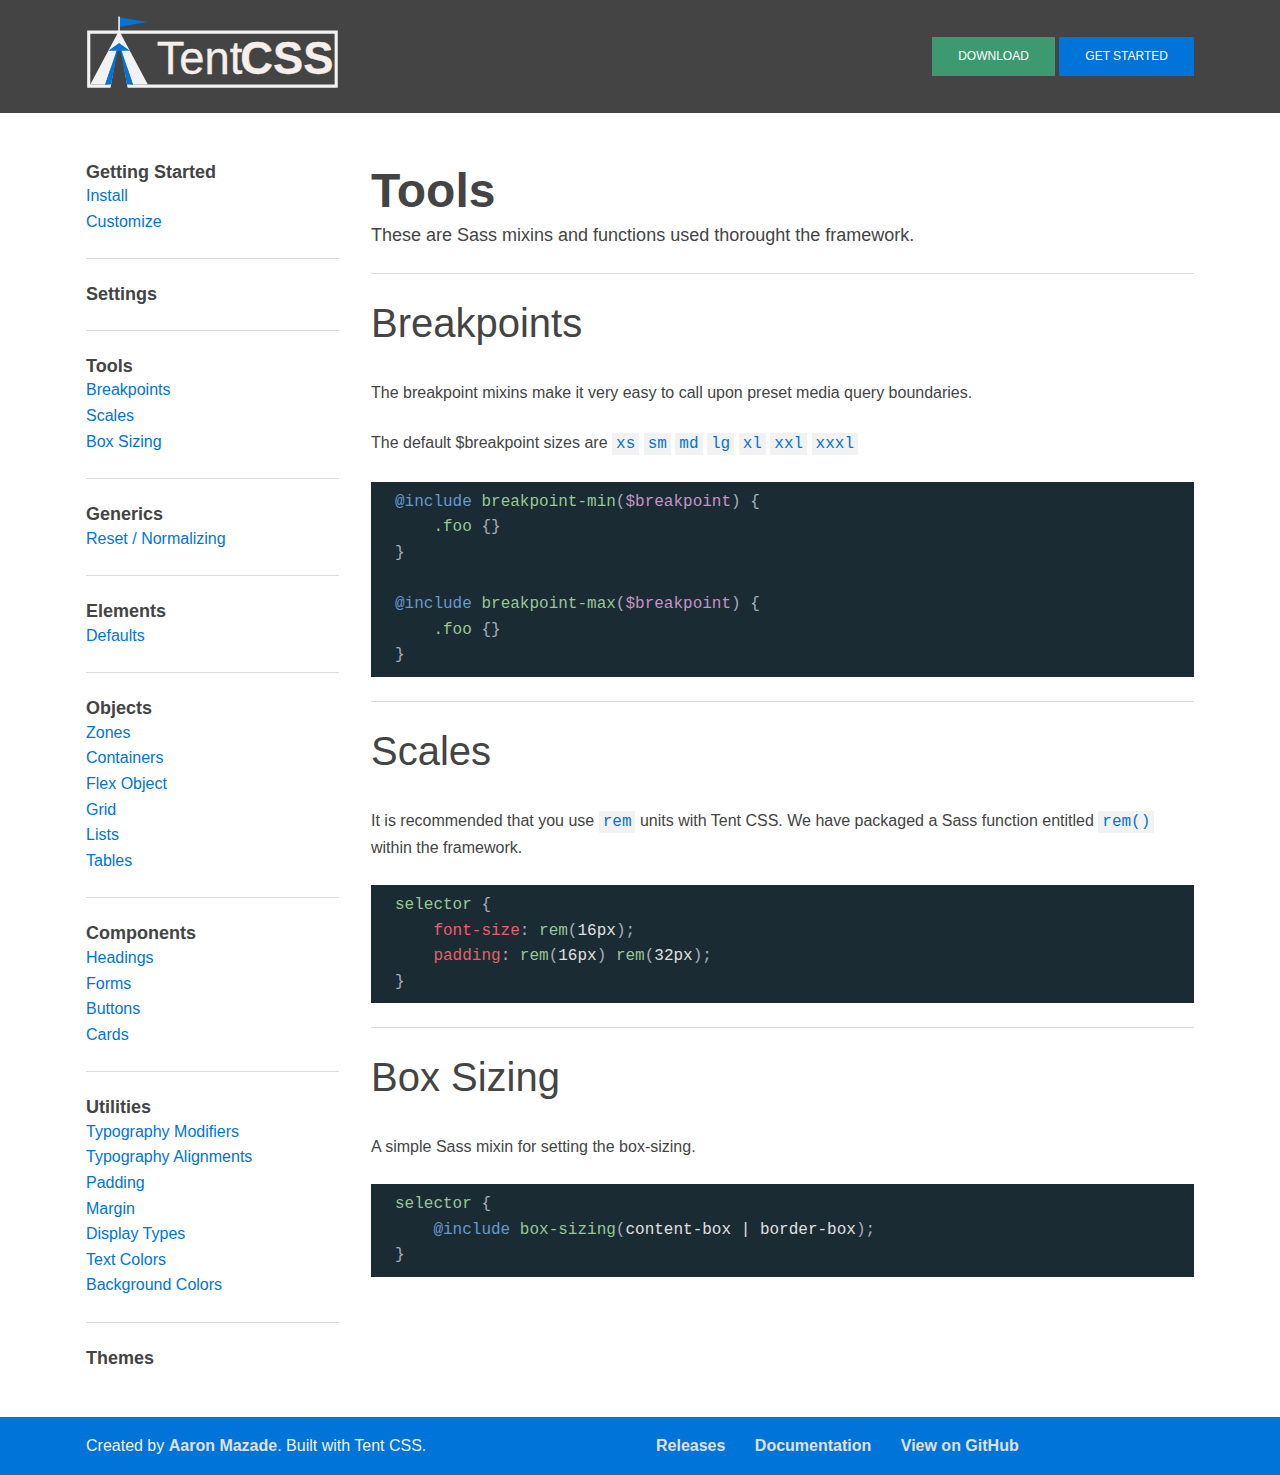
<file: tools.html>
<!DOCTYPE html>
<html lang="en">
	<head>
    <meta charset="utf-8">
    <meta http-equiv="x-ua-compatible" content="ie=edge">
    <title>Tools | Tent CSS</title>
    <meta name="description" content="A CSS survival kit.">
    <meta name="viewport" content="width=device-width, initial-scale=1">

    <!-- Twitter -->
    <meta name="twitter:site" content="@ulinaaron">
    <meta name="twitter:creator" content="@ulinaaron">


    <meta name="twitter:card" content="summary_large_image">
    <meta name="twitter:title" content="Tent CSS">
    <meta name="twitter:description" content="A CSS survival kit. Includes only the essentials to make camp.">
    <meta name="twitter:image" content="https://css.sitetent.com/public/img/banner.png">

    <!-- Facebook -->
    <meta property="og:url" content="https://css.sitetent.com/">
    <meta property="og:title" content="Tent CSS">
    <meta property="og:description" content="A CSS survival kit. Includes only the essentials to make camp.">

		<link href="public/css/docs.css" rel="stylesheet">

        <link rel="icon" href="public/img/favicon.png">
	</head>
	<body>
    <!--[if lte IE 9]>
        <p class="browserupgrade">You are using an <strong>outdated</strong> browser. Please <a href="http://browsehappy.com/">upgrade your browser</a> to improve your experience and security.</p>
    <![endif]-->

<header class="masthead masthead--docs bg-color-darker padding-y padding-xxs" role="banner">
    <div class="container">

        <div class="grid grid--center">
            <div class="grid__column grid__column--12 grid__column--3--md">

                <div class="brand-set">
                    <a href="index.html" class="brand-set__logo brand-set__logo--primary">
                        <?xml version="1.0" encoding="UTF-8" standalone="no"?><!DOCTYPE svg PUBLIC "-//W3C//DTD SVG 1.1//EN" "http://www.w3.org/Graphics/SVG/1.1/DTD/svg11.dtd"><svg width="100%" height="100%" viewBox="0 0 803 232" version="1.1" xmlns="http://www.w3.org/2000/svg" xmlns:xlink="http://www.w3.org/1999/xlink" xml:space="preserve" style="fill-rule:evenodd;clip-rule:evenodd;stroke-linejoin:round;stroke-miterlimit:1.41421;"><g id="TentCSS-Logo"><path id="Flag" d="M195.134,19.361l-91.273,15.644l0,-31.289l91.273,15.645Z" style="fill:#0074d9;"/><g><rect id="Flag-Pole" x="102.433" y="1.83" width="5" height="56.852" style="fill:#f2f2f2;"/><g id="Text" transform="matrix(1,0,0,1,-334.836,-92.7341)"><text x="559.038px" y="277.949px" style="font-family:'GillSans-Light', 'Gill Sans', sans-serif;font-weight:300;font-size:144px;fill:none;">Tent</text><text x="824.609px" y="277.949px" style="font-family:'GillSans-Bold', 'Gill Sans', sans-serif;font-weight:700;font-size:144px;fill:none;">CSS</text><text x="559.038px" y="277.949px" style="font-family:'GillSans-Light', 'Gill Sans', sans-serif;font-weight:300;font-size:144px;fill:#f5eeeb;stroke:#f2f2f2;stroke-width:1px;">Tent</text><text x="824.609px" y="277.949px" style="font-family:'GillSans-Bold', 'Gill Sans', sans-serif;font-weight:700;font-size:144px;fill:#f5eeeb;stroke:#f2f2f2;stroke-width:1px;">CSS</text></g><path id="Tent" d="M196.206,217.473l-47.367,0l-43.906,-131.743l-43.906,131.743l-47.367,0l91.273,-171.291l91.273,171.291Z" style="fill:#f2f2f2;"/><path id="Outline" d="M799.095,227.473l-667.198,0l-23.26,-136.743l-7.451,0l-23.221,136.743l-74.305,0l0,-181.291l795.435,0l0,181.291Zm-785.435,-171.291l0,161.291l55.86,0l23.221,-136.743l24.339,0l23.26,136.743l648.755,0l0,-161.291l-775.435,0Z" style="fill:#f2f2f2;"/></g><path id="Canopy" d="M70.797,110.35l34.136,-24.62l34.136,24.62l-68.272,0Z" style="fill:#0074d9;"/><path id="Flaps" d="M148.839,217.473l-18.623,0l-25.283,-129.826l-25.282,129.826l-18.624,0l43.906,-131.743l43.906,131.743Z" style="fill:#0074d9;"/></g></svg>
                    </a>
                </div>


            </div> <!-- /.grid__column -->
            <div class="grid__column grid__column--12 grid__column--9--md type-right">
                <a href="https://releases.sitetent.com" class="masthead__button button button--secondary button--filled button--xs">
                    Download
                </a>
                <a href="docs.html" class="masthead__button button button--primary button--filled button--xs">
                    Get Started
                </a>
            </div>
        </div> <!-- /.grid -->
    </div> <!-- /.container -->
</header> <!-- /.masthead -->


<div class="mastcontent bg-color-lightest" role="main">
    <div class="container padding-y padding-lg">
        <div class="grid">
            <main class="main-content grid__column grid__column--12 grid__column--9--md flex-first flex-last--md">
    <span class="anchor" id="tools"></span>

    <div class="title-set">
        <h1 class="title">Tools</h1>
        <p class="lead">These are Sass mixins and functions used thorought the framework.</p>
    </div>

    <hr>

    <span class="anchor" id="breakpoints"></span>

    <h2>Breakpoints</h2>

    <p>The breakpoint mixins make it very easy to call upon preset media query boundaries.</p>

    <p>
        The default $breakpoint sizes are <code>xs</code> <code>sm</code> <code>md</code> <code>lg</code> <code>xl</code> <code>xxl</code> <code>xxxl</code>
    </p>

    <pre><code class="language-scss">
        @include breakpoint-min($breakpoint) {
            .foo {}
        }

        @include breakpoint-max($breakpoint) {
            .foo {}
        }
    </code></pre>

    <hr>

    <span class="anchor" id="scales"></span>

    <h2>Scales</h2>

    <p>It is recommended that you use <code>rem</code> units with Tent CSS. We have packaged a Sass function entitled <code>rem()</code> within the framework.</p>

    <pre><code class="language-scss">
        selector {
            font-size: rem(16px);
            padding: rem(16px) rem(32px);
        }
    </code></pre>

    <hr>

    <span class="anchor" id="box-sizing"></span>

    <h2>Box Sizing</h2>

    <p>A simple Sass mixin for setting the box-sizing.</p>

    <pre><code class="language-scss">
        selector {
            @include box-sizing(content-box | border-box);
        }
    </code></pre>


            </main> <!-- /.grid__column -->
            <nav class="sidebar grid__column grid__column--12 grid__column--3--md flex-last flex-first--md">
                <div class="title-set">
                    <a href="docs.html"><h5 class="title">Getting Started</h5></a>

                    <ul class="list list--unstyled list--nulled">
                        <li class="list__item"><a href="docs.html#start-install">Install</a></li>
                        <li class="list__item"><a href="docs.html#start-customize">Customize</a></li>

                    </ul>
                </div> <!-- /.title-set -->
                <hr>
                <div class="title-set">
                    <a href="settings.html"><h5 class="title">Settings</h5></a>
                </div> <!-- /.title-set -->
                <hr>
                <div class="title-set">
                    <a href="tools.html"><h5 class="title">Tools</h5></a>

                    <ul class="list list--unstyled list--nulled">
                        <li class="list__item"><a href="tools.html#breakpoints">Breakpoints</a></li>
                        <li class="list__item"><a href="tools.html#scales">Scales</a></li>
                        <li class="list__item"><a href="tools.html#box-sizing">Box Sizing</a></li>
                    </ul>
                </div> <!-- /.title-set -->
                <hr>
                <div class="title-set">
                    <a href="generics.html"><h5 class="title">Generics</h5></a>

                    <ul class="list list--unstyled list--nulled">
                        <li class="list__item"><a href="generics.html#reset">Reset / Normalizing</a></li>
                    </ul>
                </div> <!-- /.title-set -->
                <hr>
                <div class="title-set">
                    <a href="elements.html"><h5 class="title">Elements</h5></a>

                    <ul class="list list--unstyled list--nulled">
                        <li class="list__item"><a href="elements.html#defaults">Defaults</a></li>
                    </ul>
                </div> <!-- /.title-set -->
                <hr>
                <div class="title-set">
                    <a href="objects.html"><h5 class="title">Objects</h5></a>

                    <ul class="list list--unstyled list--nulled">
                        <li class="list__item"><a href="objects.html#zones">Zones</a></li>
                        <li class="list__item"><a href="objects.html#containers">Containers</a></li>
                        <li class="list__item"><a href="objects.html#flex-object">Flex Object</a></li>
                        <li class="list__item"><a href="objects.html#grid">Grid</a></li>
                        <li class="list__item"><a href="objects.html#lists">Lists</a></li>
                        <li class="list__item"><a href="objects.html#tables">Tables</a></li>
                    </ul>
                </div> <!-- /.title-set -->
                <hr>
                <div class="title-set">
                    <a href="components.html"><h5 class="title">Components</h5></a>

                    <ul class="list list--unstyled list--nulled">
                        <li class="list__item"><a href="components.html#headings">Headings</a></li>
                        <li class="list__item"><a href="components.html#forms">Forms</a></li>
                        <li class="list__item"><a href="components.html#buttons">Buttons</a></li>
                        <li class="list__item"><a href="components.html#cards">Cards</a></li>
                    </ul>
                </div> <!-- /.title-set -->
                <hr>
                <div class="title-set">
                    <a href="utilities.html"><h5 class="title">Utilities</h5></a>

                    <ul class="list list--unstyled list--nulled">
                        <li class="list__item"><a href="utilities.html#other-type">Typography Modifiers</a></li>
                        <li class="list__item"><a href="utilities.html#alignments">Typography Alignments</a></li>
                        <li class="list__item"><a href="utilities.html#padding">Padding</a></li>
                        <li class="list__item"><a href="utilities.html#margin">Margin</a></li>
                        <li class="list__item"><a href="utilities.html#display-types">Display Types</a></li>
                        <li class="list__item"><a href="utilities.html#colors">Text Colors</a></li>
                        <li class="list__item"><a href="utilities.html#bg">Background Colors</a></li>
                    </ul>
                </div> <!-- /.title-set -->
                <hr>
                <div class="title-set">
                    <a href="themes.html"><h5 class="title">Themes</h5></a>
                </div> <!-- /.title-set -->
            </nav>
        </div> <!-- /.grid -->
    </div> <!-- /.container -->
</div> <!-- /.mastcontent -->        <footer id="mastfoot" class="mastfoot bg-color-primary inverse padding-y padding-xxs" role="contentinfo">
            <div class="container">
                <div class="grid grid--center">
                    <div class="grid__column grid__column--12 grid__column--5--sm grid__column--6--lg flex-last">
                        <ul class="list list--inline list--nulled">
                            <li class="list__item list__item--github">
                                <a href="//github.com/sitetent/tentcss/releases"> 
                                    Releases
                                </a>
                            </li> 
                            <li class="list__item">
                                <a href="//css.sitetent.com/docs.html">
                                    Documentation
                                </a>
                            </li> 
                            <li class="list__item list__item--github">
                                <a href="//github.com/sitetent/tentcss"> 
                                    View on GitHub
                                </a>
                            </li>            
                        </ul>
                    </div>
                    <div class="grid__column grid__column--12 grid__column--7--sm grid__column--6--lg flex-first">
                        <p>Created by <a href="//aaronmazade.com">Aaron Mazade</a>. Built with Tent CSS.</p>
                    </div>
                </div>
            </div>
        </footer>
 
        <!-- Scripts -->
        <script src="public/js/bundle.js"></script>

        <!-- Google Analytics Tracking -->
        <script>
            (function(i,s,o,g,r,a,m){i['GoogleAnalyticsObject']=r;i[r]=i[r]||function(){
            (i[r].q=i[r].q||[]).push(arguments)},i[r].l=1*new Date();a=s.createElement(o),
            m=s.getElementsByTagName(o)[0];a.async=1;a.src=g;m.parentNode.insertBefore(a,m)
            })(window,document,'script','//www.google-analytics.com/analytics.js','ga');

            ga('create', 'UA-91678026-1', 'auto');
            ga('send', 'pageview');
        </script>
	</body>
</html>
</file>
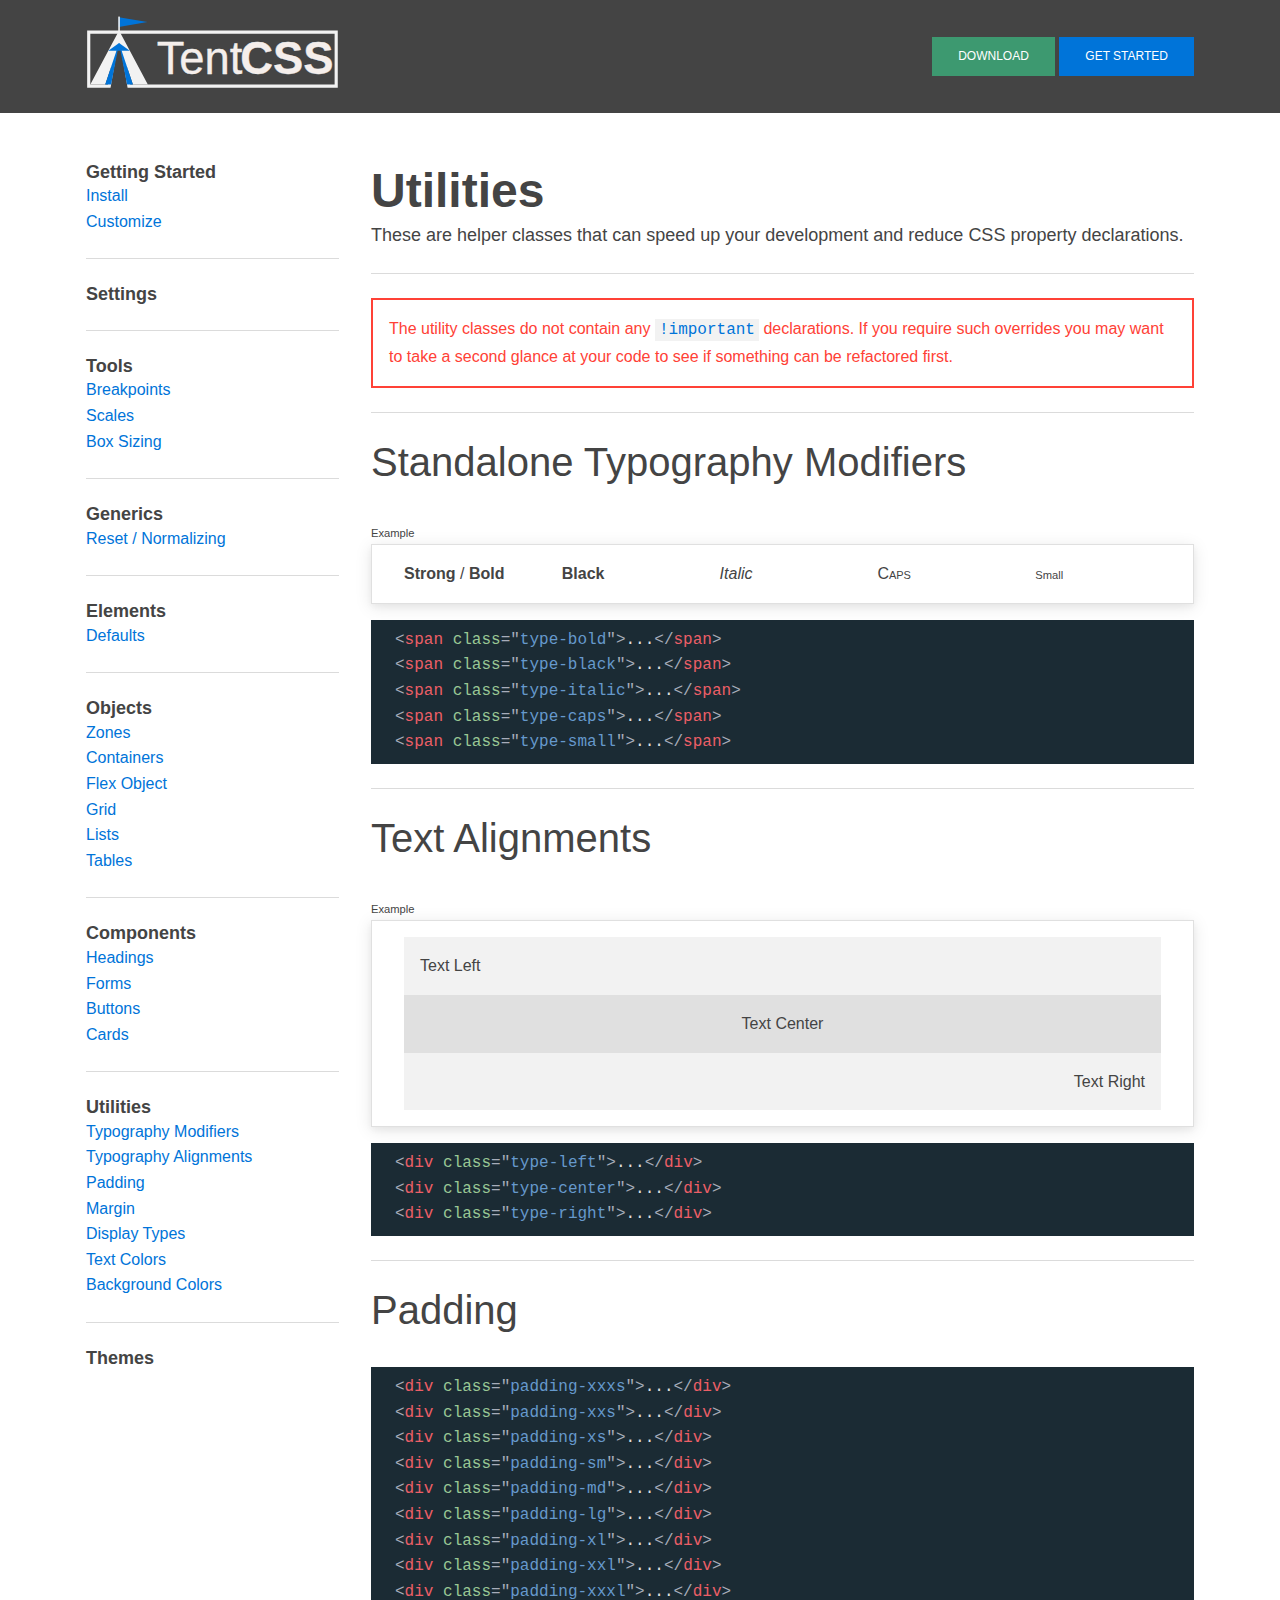
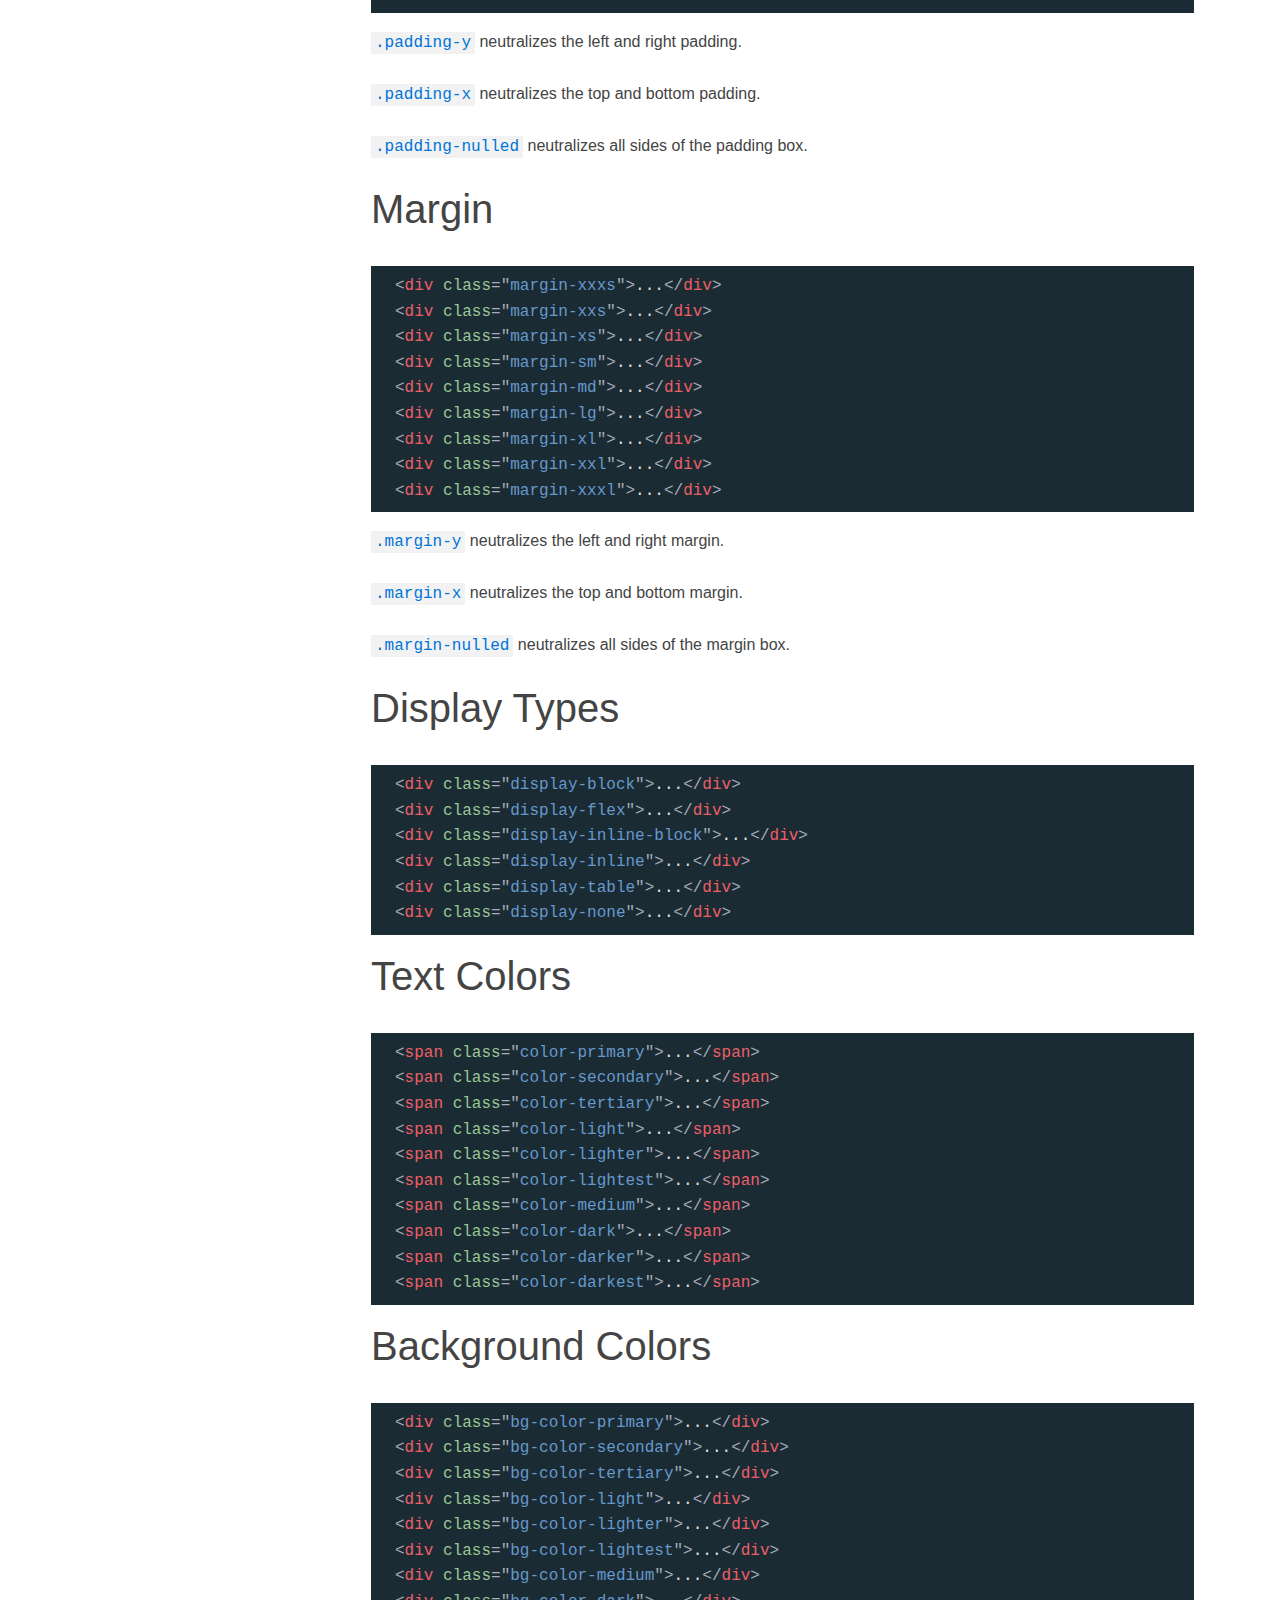
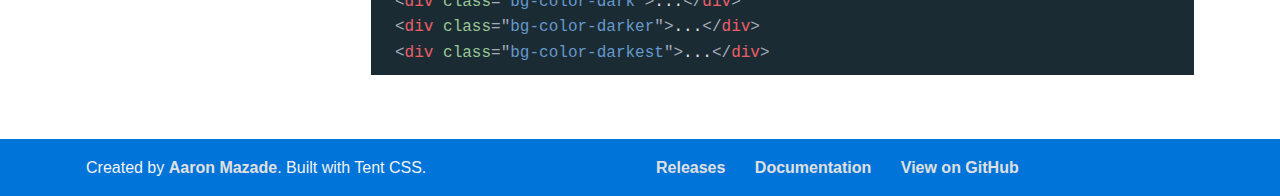
<file: utilities.html>
<!DOCTYPE html>
<html lang="en">
	<head>
    <meta charset="utf-8">
    <meta http-equiv="x-ua-compatible" content="ie=edge">
    <title>Utilities | Tent CSS</title>
    <meta name="description" content="A CSS survival kit.">
    <meta name="viewport" content="width=device-width, initial-scale=1">

    <!-- Twitter -->
    <meta name="twitter:site" content="@ulinaaron">
    <meta name="twitter:creator" content="@ulinaaron">


    <meta name="twitter:card" content="summary_large_image">
    <meta name="twitter:title" content="Tent CSS">
    <meta name="twitter:description" content="A CSS survival kit. Includes only the essentials to make camp.">
    <meta name="twitter:image" content="https://css.sitetent.com/public/img/banner.png">

    <!-- Facebook -->
    <meta property="og:url" content="https://css.sitetent.com/">
    <meta property="og:title" content="Tent CSS">
    <meta property="og:description" content="A CSS survival kit. Includes only the essentials to make camp.">

		<link href="public/css/docs.css" rel="stylesheet">

        <link rel="icon" href="public/img/favicon.png">
	</head>
	<body>
    <!--[if lte IE 9]>
        <p class="browserupgrade">You are using an <strong>outdated</strong> browser. Please <a href="http://browsehappy.com/">upgrade your browser</a> to improve your experience and security.</p>
    <![endif]-->

<header class="masthead masthead--docs bg-color-darker padding-y padding-xxs" role="banner">
    <div class="container">

        <div class="grid grid--center">
            <div class="grid__column grid__column--12 grid__column--3--md">

                <div class="brand-set">
                    <a href="index.html" class="brand-set__logo brand-set__logo--primary">
                        <?xml version="1.0" encoding="UTF-8" standalone="no"?><!DOCTYPE svg PUBLIC "-//W3C//DTD SVG 1.1//EN" "http://www.w3.org/Graphics/SVG/1.1/DTD/svg11.dtd"><svg width="100%" height="100%" viewBox="0 0 803 232" version="1.1" xmlns="http://www.w3.org/2000/svg" xmlns:xlink="http://www.w3.org/1999/xlink" xml:space="preserve" style="fill-rule:evenodd;clip-rule:evenodd;stroke-linejoin:round;stroke-miterlimit:1.41421;"><g id="TentCSS-Logo"><path id="Flag" d="M195.134,19.361l-91.273,15.644l0,-31.289l91.273,15.645Z" style="fill:#0074d9;"/><g><rect id="Flag-Pole" x="102.433" y="1.83" width="5" height="56.852" style="fill:#f2f2f2;"/><g id="Text" transform="matrix(1,0,0,1,-334.836,-92.7341)"><text x="559.038px" y="277.949px" style="font-family:'GillSans-Light', 'Gill Sans', sans-serif;font-weight:300;font-size:144px;fill:none;">Tent</text><text x="824.609px" y="277.949px" style="font-family:'GillSans-Bold', 'Gill Sans', sans-serif;font-weight:700;font-size:144px;fill:none;">CSS</text><text x="559.038px" y="277.949px" style="font-family:'GillSans-Light', 'Gill Sans', sans-serif;font-weight:300;font-size:144px;fill:#f5eeeb;stroke:#f2f2f2;stroke-width:1px;">Tent</text><text x="824.609px" y="277.949px" style="font-family:'GillSans-Bold', 'Gill Sans', sans-serif;font-weight:700;font-size:144px;fill:#f5eeeb;stroke:#f2f2f2;stroke-width:1px;">CSS</text></g><path id="Tent" d="M196.206,217.473l-47.367,0l-43.906,-131.743l-43.906,131.743l-47.367,0l91.273,-171.291l91.273,171.291Z" style="fill:#f2f2f2;"/><path id="Outline" d="M799.095,227.473l-667.198,0l-23.26,-136.743l-7.451,0l-23.221,136.743l-74.305,0l0,-181.291l795.435,0l0,181.291Zm-785.435,-171.291l0,161.291l55.86,0l23.221,-136.743l24.339,0l23.26,136.743l648.755,0l0,-161.291l-775.435,0Z" style="fill:#f2f2f2;"/></g><path id="Canopy" d="M70.797,110.35l34.136,-24.62l34.136,24.62l-68.272,0Z" style="fill:#0074d9;"/><path id="Flaps" d="M148.839,217.473l-18.623,0l-25.283,-129.826l-25.282,129.826l-18.624,0l43.906,-131.743l43.906,131.743Z" style="fill:#0074d9;"/></g></svg>
                    </a>
                </div>


            </div> <!-- /.grid__column -->
            <div class="grid__column grid__column--12 grid__column--9--md type-right">
                <a href="https://releases.sitetent.com" class="masthead__button button button--secondary button--filled button--xs">
                    Download
                </a>
                <a href="docs.html" class="masthead__button button button--primary button--filled button--xs">
                    Get Started
                </a>
            </div>
        </div> <!-- /.grid -->
    </div> <!-- /.container -->
</header> <!-- /.masthead -->


<div class="mastcontent bg-color-lightest" role="main">
    <div class="container padding-y padding-lg">
        <div class="grid">
            <main class="main-content grid__column grid__column--12 grid__column--9--md flex-first flex-last--md">    
    <span class="anchor" id="utilities"></span>

    <div class="title-set">
        <h1 class="title">Utilities</h1>
        <p class="lead">These are helper classes that can speed up your development and reduce CSS property declarations.</p>
    </div>

    <hr>

    <div class="card card--tertiary card--outlined color-tertiary">
        <div class="card__content">
            The utility classes do not contain any <code>!important</code> declarations.
            If you require such overrides you may want to take a second glance at your code to see if something can be refactored first.
        </div>
    </div>

    <hr>

    <span class="anchor" id="other-type"></span>

    <h2>Standalone Typography Modifiers</h2>

    <span class="type-small">Example</span>
    <div class="card card--raised">
        <div class="card__content">

            <div class="grid grid--justify-center">
                <div class="grid__column">
                    <span class="type-bold">Strong</span> / <span class="type-bold">Bold</span>
                </div>
                <div class="grid__column">
                    <span class="type-black">Black</span>
                </div>
                <div class="grid__column">
                    <span class="type-italic">Italic</span>
                </div>
                <div class="grid__column">
                    <span class="type-caps">Caps</span>
                </div>
                <div class="grid__column">
                    <span class="type-small">Small</span>
                </div>
            </div>

        </div>
    </div>

    <pre><code class="language-markup"><!--
        <span class="type-bold">...</span>
        <span class="type-black">...</span>
        <span class="type-italic">...</span>
        <span class="type-caps">...</span>
        <span class="type-small">...</span>
    --></code></pre>

    <hr>

    <span class="anchor" id="alignments"></span>

    <h2>Text Alignments</h2>

    <span class="type-small">Example</span>
    <div class="card card--raised">
        <div class="card__content">

            <div class="grid grid--justify-center">
                <div class="grid__column">
                    <div class="bg-color-lighter padding-xxs type-left">
                        Text Left
                    </div>
                </div>
            </div>

            <div class="grid grid--justify-center">
                <div class="grid__column">
                    <div class="bg-color-light padding-xxs type-center">
                        Text Center
                    </div>
                </div>
            </div>

            <div class="grid grid--justify-center">
                <div class="grid__column">
                    <div class="bg-color-lighter padding-xxs type-right">
                        Text Right
                    </div>
                </div>
            </div>

        </div>
    </div>

    <pre><code class="language-markup"><!--
        <div class="type-left">...</div>
        <div class="type-center">...</div>
        <div class="type-right">...</div>
    --></code></pre>

    <hr>

    <span class="anchor" id="padding"></span>

    <h2>Padding</h2>

    <pre><code class="language-markup"><!--
        <div class="padding-xxxs">...</div>
        <div class="padding-xxs">...</div>
        <div class="padding-xs">...</div>
        <div class="padding-sm">...</div>
        <div class="padding-md">...</div>
        <div class="padding-lg">...</div>
        <div class="padding-xl">...</div>
        <div class="padding-xxl">...</div>
        <div class="padding-xxxl">...</div>
    --></code></pre>

    <p>
        <code>.padding-y</code> neutralizes the left and right padding.
    </p>

    <p>
        <code>.padding-x</code> neutralizes the top and bottom padding.
    </p>

    <p>
        <code>.padding-nulled</code> neutralizes all sides of the padding box.
    </p>

    <span class="anchor" id="margin"></span>

    <h2>Margin</h2>

    <pre><code class="language-markup"><!--
        <div class="margin-xxxs">...</div>
        <div class="margin-xxs">...</div>
        <div class="margin-xs">...</div>
        <div class="margin-sm">...</div>
        <div class="margin-md">...</div>
        <div class="margin-lg">...</div>
        <div class="margin-xl">...</div>
        <div class="margin-xxl">...</div>
        <div class="margin-xxxl">...</div>
    --></code></pre>

    <p>
        <code>.margin-y</code> neutralizes the left and right margin.
    </p>

    <p>
        <code>.margin-x</code> neutralizes the top and bottom margin.
    </p>

    <p>
        <code>.margin-nulled</code> neutralizes all sides of the margin box.
    </p>

    <span class="anchor" id="display-types"></span>

    <h2>Display Types</h2>

    <pre><code class="language-markup"><!--
        <div class="display-block">...</div>
        <div class="display-flex">...</div>
        <div class="display-inline-block">...</div>
        <div class="display-inline">...</div>
        <div class="display-table">...</div>
        <div class="display-none">...</div>
    --></code></pre>

    <span class="anchor" id="colors"></span>

    <h2>Text Colors</h2>

    <pre><code class="language-markup"><!--
        <span class="color-primary">...</span>
        <span class="color-secondary">...</span>
        <span class="color-tertiary">...</span>
        <span class="color-light">...</span>
        <span class="color-lighter">...</span>
        <span class="color-lightest">...</span>
        <span class="color-medium">...</span>
        <span class="color-dark">...</span>
        <span class="color-darker">...</span>
        <span class="color-darkest">...</span>
    --></code></pre>

    <span class="anchor" id="bg"></span>

    <h2>Background Colors</h2>

    <pre><code class="language-markup"><!--
        <div class="bg-color-primary">...</div>
        <div class="bg-color-secondary">...</div>
        <div class="bg-color-tertiary">...</div>
        <div class="bg-color-light">...</div>
        <div class="bg-color-lighter">...</div>
        <div class="bg-color-lightest">...</div>
        <div class="bg-color-medium">...</div>
        <div class="bg-color-dark">...</div>
        <div class="bg-color-darker">...</div>
        <div class="bg-color-darkest">...</div>
    --></code></pre>



            </main> <!-- /.grid__column -->
            <nav class="sidebar grid__column grid__column--12 grid__column--3--md flex-last flex-first--md">
                <div class="title-set">
                    <a href="docs.html"><h5 class="title">Getting Started</h5></a>

                    <ul class="list list--unstyled list--nulled">
                        <li class="list__item"><a href="docs.html#start-install">Install</a></li>
                        <li class="list__item"><a href="docs.html#start-customize">Customize</a></li>

                    </ul>
                </div> <!-- /.title-set -->
                <hr>
                <div class="title-set">
                    <a href="settings.html"><h5 class="title">Settings</h5></a>
                </div> <!-- /.title-set -->
                <hr>
                <div class="title-set">
                    <a href="tools.html"><h5 class="title">Tools</h5></a>

                    <ul class="list list--unstyled list--nulled">
                        <li class="list__item"><a href="tools.html#breakpoints">Breakpoints</a></li>
                        <li class="list__item"><a href="tools.html#scales">Scales</a></li>
                        <li class="list__item"><a href="tools.html#box-sizing">Box Sizing</a></li>
                    </ul>
                </div> <!-- /.title-set -->
                <hr>
                <div class="title-set">
                    <a href="generics.html"><h5 class="title">Generics</h5></a>

                    <ul class="list list--unstyled list--nulled">
                        <li class="list__item"><a href="generics.html#reset">Reset / Normalizing</a></li>
                    </ul>
                </div> <!-- /.title-set -->
                <hr>
                <div class="title-set">
                    <a href="elements.html"><h5 class="title">Elements</h5></a>

                    <ul class="list list--unstyled list--nulled">
                        <li class="list__item"><a href="elements.html#defaults">Defaults</a></li>
                    </ul>
                </div> <!-- /.title-set -->
                <hr>
                <div class="title-set">
                    <a href="objects.html"><h5 class="title">Objects</h5></a>

                    <ul class="list list--unstyled list--nulled">
                        <li class="list__item"><a href="objects.html#zones">Zones</a></li>
                        <li class="list__item"><a href="objects.html#containers">Containers</a></li>
                        <li class="list__item"><a href="objects.html#flex-object">Flex Object</a></li>
                        <li class="list__item"><a href="objects.html#grid">Grid</a></li>
                        <li class="list__item"><a href="objects.html#lists">Lists</a></li>
                        <li class="list__item"><a href="objects.html#tables">Tables</a></li>
                    </ul>
                </div> <!-- /.title-set -->
                <hr>
                <div class="title-set">
                    <a href="components.html"><h5 class="title">Components</h5></a>

                    <ul class="list list--unstyled list--nulled">
                        <li class="list__item"><a href="components.html#headings">Headings</a></li>
                        <li class="list__item"><a href="components.html#forms">Forms</a></li>
                        <li class="list__item"><a href="components.html#buttons">Buttons</a></li>
                        <li class="list__item"><a href="components.html#cards">Cards</a></li>
                    </ul>
                </div> <!-- /.title-set -->
                <hr>
                <div class="title-set">
                    <a href="utilities.html"><h5 class="title">Utilities</h5></a>

                    <ul class="list list--unstyled list--nulled">
                        <li class="list__item"><a href="utilities.html#other-type">Typography Modifiers</a></li>
                        <li class="list__item"><a href="utilities.html#alignments">Typography Alignments</a></li>
                        <li class="list__item"><a href="utilities.html#padding">Padding</a></li>
                        <li class="list__item"><a href="utilities.html#margin">Margin</a></li>
                        <li class="list__item"><a href="utilities.html#display-types">Display Types</a></li>
                        <li class="list__item"><a href="utilities.html#colors">Text Colors</a></li>
                        <li class="list__item"><a href="utilities.html#bg">Background Colors</a></li>
                    </ul>
                </div> <!-- /.title-set -->
                <hr>
                <div class="title-set">
                    <a href="themes.html"><h5 class="title">Themes</h5></a>
                </div> <!-- /.title-set -->
            </nav>
        </div> <!-- /.grid -->
    </div> <!-- /.container -->
</div> <!-- /.mastcontent -->        <footer id="mastfoot" class="mastfoot bg-color-primary inverse padding-y padding-xxs" role="contentinfo">
            <div class="container">
                <div class="grid grid--center">
                    <div class="grid__column grid__column--12 grid__column--5--sm grid__column--6--lg flex-last">
                        <ul class="list list--inline list--nulled">
                            <li class="list__item list__item--github">
                                <a href="//github.com/sitetent/tentcss/releases"> 
                                    Releases
                                </a>
                            </li> 
                            <li class="list__item">
                                <a href="//css.sitetent.com/docs.html">
                                    Documentation
                                </a>
                            </li> 
                            <li class="list__item list__item--github">
                                <a href="//github.com/sitetent/tentcss"> 
                                    View on GitHub
                                </a>
                            </li>            
                        </ul>
                    </div>
                    <div class="grid__column grid__column--12 grid__column--7--sm grid__column--6--lg flex-first">
                        <p>Created by <a href="//aaronmazade.com">Aaron Mazade</a>. Built with Tent CSS.</p>
                    </div>
                </div>
            </div>
        </footer>
 
        <!-- Scripts -->
        <script src="public/js/bundle.js"></script>

        <!-- Google Analytics Tracking -->
        <script>
            (function(i,s,o,g,r,a,m){i['GoogleAnalyticsObject']=r;i[r]=i[r]||function(){
            (i[r].q=i[r].q||[]).push(arguments)},i[r].l=1*new Date();a=s.createElement(o),
            m=s.getElementsByTagName(o)[0];a.async=1;a.src=g;m.parentNode.insertBefore(a,m)
            })(window,document,'script','//www.google-analytics.com/analytics.js','ga');

            ga('create', 'UA-91678026-1', 'auto');
            ga('send', 'pageview');
        </script>
	</body>
</html>
</file>
<file: public/css/docs.css>
/*!
 * Tent CSS 
 * http://css.sitetent.com
 *
 * Copyright (c) 2017, Aaron Mazade
 * Licensed under the MIT license
 */
html{box-sizing:border-box;line-height:1;font-size:100%;-ms-text-size-adjust:100%;-webkit-text-size-adjust:100%;-webkit-font-smoothing:antialiased;-moz-osx-font-smoothing:grayscale}*,:after,:before{box-sizing:inherit}body{font-family:sans-serif;background-color:#fff;color:#444;font-weight:400;font-size:1em;font-family:-apple-system,BlinkMacSystemFont,"Segoe UI",Ubuntu,"Open Sans","Helvetica Neue",sans-serif;line-height:1.6}iframe{border:0}main{display:block}sup{position:relative;top:-.5em;vertical-align:baseline;font-size:75%;line-height:0}strong{font-weight:700}body,figure{margin:0}::-moz-focus-inner{border:0;padding:0}hr{display:block;margin:1.5rem 0;height:1px;border:none;background-color:#dbdbdb}img{max-width:100%;height:auto;border:0;vertical-align:middle}a{color:#0074d9;text-decoration:none}a:active,a:focus,a:hover{color:#004b8d}button{border:0;margin:0;padding:0;text-align:inherit;text-transform:inherit;font:inherit;letter-spacing:inherit;background:0 0;cursor:pointer;overflow:visible}blockquote{margin:0 0 1rem;padding:0 0 0 .5rem;border-left:4px solid #6e6e6e}cite{font-style:italic}code{font-family:"Lucida Console",Courier,monospace;font-size:inherit;color:#0074d9;background-color:#f2f2f2;padding:.125rem .25rem}p{margin:0 0 1.5rem}h1:last-child,h2:last-child,h3:last-child,h4:last-child,h5:last-child,h6:last-child,p:last-child{margin-bottom:0}h1,h2,h3,h4,h5,h6{display:block;margin:0 0 2rem;color:#444;font-weight:inherit;font-size:inherit;line-height:1.25}h1{font-size:3rem}h2{font-size:2.5rem}h3{font-size:2rem}h4{font-size:1.25rem}h5{font-size:1.125rem}h6{font-size:1rem}textarea{overflow:auto}input[type=email],input[type=number],input[type=password],input[type=search],input[type=tel],input[type=text],input[type=url],select,textarea{display:block;margin:0 0 1.5rem;padding:.5rem 1rem;width:auto;border:1px solid #e0e0e0;border-radius:0;background-color:#fff;color:#a4a4a4;font-size:1rem;font-family:inherit;-webkit-appearance:none;-moz-appearance:none;appearance:none}input[type=email]:focus,input[type=number]:focus,input[type=password]:focus,input[type=search]:focus,input[type=tel]:focus,input[type=text]:focus,input[type=url]:focus,select:focus,textarea:focus{border-color:#0074d9}ol,ul{margin:0 0 1.5rem;padding:0}ul{list-style:circle inside}ol{list-style:decimal inside}li{display:list-item;margin-bottom:.5rem}dl{margin-top:0;margin-bottom:0}dd{margin-left:0}table{border-spacing:0}table td{padding:.5rem}.container{position:relative;margin:0 auto;padding:0;width:100%}@media (min-width:36em){.container{max-width:33.75rem}}@media (min-width:48em){.container{max-width:45rem}}@media (min-width:62em){.container{max-width:71.25rem}}.container--fluid{max-width:100%}.flex{-ms-flex-direction:row;flex-direction:row}.control--inline,.flex,.grid{display:-ms-flexbox;display:flex}.flex--stack,.grid--stack{-ms-flex-direction:column;flex-direction:column}.flex--top,.grid--top{-ms-flex-align:start;align-items:flex-start}.flex--bottom,.grid--bottom{-ms-flex-align:end;align-items:flex-end}.flex--center,.grid--center{-ms-flex-align:center;align-items:center}.flex--stretch,.grid--stretch{-ms-flex-align:stretch;align-items:stretch}.flex--baseline,.grid--baseline{-ms-flex-align:baseline;align-items:baseline}.flex--justify-center,.grid--justify-center{-ms-flex-pack:center;justify-content:center}.flex--justify-start,.grid--justify-start{-ms-flex-pack:start;justify-content:flex-start}.flex--justify-end,.grid--justify-end{-ms-flex-pack:end;justify-content:flex-end}.flex__item,.grid__column{display:block;-ms-flex:1;flex:1}.flex__item--top,.grid__column--top{-ms-flex-item-align:start;align-self:flex-start}.flex__item--bottom,.grid__column--bottom{-ms-flex-item-align:end;align-self:flex-end}.flex__item--center,.grid__column--center{-ms-flex-item-align:center;-ms-grid-row-align:center;align-self:center}.flex-first{-ms-flex-order:-1;order:-1}.flex-last{-ms-flex-order:1;order:1}@media (min-width:36em){.flex-first--sm{-ms-flex-order:-1;order:-1}.flex-last--sm{-ms-flex-order:1;order:1}}@media (min-width:48em){.flex-first--md{-ms-flex-order:-1;order:-1}.flex-last--md{-ms-flex-order:1;order:1}}@media (min-width:62em){.flex-first--lg{-ms-flex-order:-1;order:-1}.flex-last--lg{-ms-flex-order:1;order:1}}@media (min-width:75em){.flex-first--xl{-ms-flex-order:-1;order:-1}.flex-last--xl{-ms-flex-order:1;order:1}}.grid{width:100%;-ms-flex-wrap:wrap;flex-wrap:wrap;-ms-flex-direction:row;flex-direction:row}.grid,.grid--gutterless>.grid__column{padding:0}.grid__column{margin-left:0;max-width:100%;width:100%;padding-left:1rem;padding-right:1rem}.grid__column--1{-ms-flex:0 0 8.33333%;flex:0 0 8.33333%;max-width:8.33333%}.grid__column--2{-ms-flex:0 0 16.66667%;flex:0 0 16.66667%;max-width:16.66667%}.grid__column--3{-ms-flex:0 0 25%;flex:0 0 25%;max-width:25%}.grid__column--4{-ms-flex:0 0 33.33333%;flex:0 0 33.33333%;max-width:33.33333%}.grid__column--5{-ms-flex:0 0 41.66667%;flex:0 0 41.66667%;max-width:41.66667%}.grid__column--6{-ms-flex:0 0 50%;flex:0 0 50%;max-width:50%}.grid__column--7{-ms-flex:0 0 58.33333%;flex:0 0 58.33333%;max-width:58.33333%}.grid__column--8{-ms-flex:0 0 66.66667%;flex:0 0 66.66667%;max-width:66.66667%}.grid__column--9{-ms-flex:0 0 75%;flex:0 0 75%;max-width:75%}.grid__column--10{-ms-flex:0 0 83.33333%;flex:0 0 83.33333%;max-width:83.33333%}.grid__column--11{-ms-flex:0 0 91.66667%;flex:0 0 91.66667%;max-width:91.66667%}.grid__column--12{-ms-flex:0 0 100%;flex:0 0 100%;max-width:100%}@media (min-width:36em){.grid__column--1--sm{-ms-flex:0 0 8.33333%;flex:0 0 8.33333%;max-width:8.33333%}.grid__column--2--sm{-ms-flex:0 0 16.66667%;flex:0 0 16.66667%;max-width:16.66667%}.grid__column--3--sm{-ms-flex:0 0 25%;flex:0 0 25%;max-width:25%}.grid__column--4--sm{-ms-flex:0 0 33.33333%;flex:0 0 33.33333%;max-width:33.33333%}.grid__column--5--sm{-ms-flex:0 0 41.66667%;flex:0 0 41.66667%;max-width:41.66667%}.grid__column--6--sm{-ms-flex:0 0 50%;flex:0 0 50%;max-width:50%}.grid__column--7--sm{-ms-flex:0 0 58.33333%;flex:0 0 58.33333%;max-width:58.33333%}.grid__column--8--sm{-ms-flex:0 0 66.66667%;flex:0 0 66.66667%;max-width:66.66667%}.grid__column--9--sm{-ms-flex:0 0 75%;flex:0 0 75%;max-width:75%}.grid__column--10--sm{-ms-flex:0 0 83.33333%;flex:0 0 83.33333%;max-width:83.33333%}.grid__column--11--sm{-ms-flex:0 0 91.66667%;flex:0 0 91.66667%;max-width:91.66667%}.grid__column--12--sm{-ms-flex:0 0 100%;flex:0 0 100%;max-width:100%}}@media (min-width:48em){.grid__column--1--md{-ms-flex:0 0 8.33333%;flex:0 0 8.33333%;max-width:8.33333%}.grid__column--2--md{-ms-flex:0 0 16.66667%;flex:0 0 16.66667%;max-width:16.66667%}.grid__column--3--md{-ms-flex:0 0 25%;flex:0 0 25%;max-width:25%}.grid__column--4--md{-ms-flex:0 0 33.33333%;flex:0 0 33.33333%;max-width:33.33333%}.grid__column--5--md{-ms-flex:0 0 41.66667%;flex:0 0 41.66667%;max-width:41.66667%}.grid__column--6--md{-ms-flex:0 0 50%;flex:0 0 50%;max-width:50%}.grid__column--7--md{-ms-flex:0 0 58.33333%;flex:0 0 58.33333%;max-width:58.33333%}.grid__column--8--md{-ms-flex:0 0 66.66667%;flex:0 0 66.66667%;max-width:66.66667%}.grid__column--9--md{-ms-flex:0 0 75%;flex:0 0 75%;max-width:75%}.grid__column--10--md{-ms-flex:0 0 83.33333%;flex:0 0 83.33333%;max-width:83.33333%}.grid__column--11--md{-ms-flex:0 0 91.66667%;flex:0 0 91.66667%;max-width:91.66667%}.grid__column--12--md{-ms-flex:0 0 100%;flex:0 0 100%;max-width:100%}}@media (min-width:62em){.grid__column--1--lg{-ms-flex:0 0 8.33333%;flex:0 0 8.33333%;max-width:8.33333%}.grid__column--2--lg{-ms-flex:0 0 16.66667%;flex:0 0 16.66667%;max-width:16.66667%}.grid__column--3--lg{-ms-flex:0 0 25%;flex:0 0 25%;max-width:25%}.grid__column--4--lg{-ms-flex:0 0 33.33333%;flex:0 0 33.33333%;max-width:33.33333%}.grid__column--5--lg{-ms-flex:0 0 41.66667%;flex:0 0 41.66667%;max-width:41.66667%}.grid__column--6--lg{-ms-flex:0 0 50%;flex:0 0 50%;max-width:50%}.grid__column--7--lg{-ms-flex:0 0 58.33333%;flex:0 0 58.33333%;max-width:58.33333%}.grid__column--8--lg{-ms-flex:0 0 66.66667%;flex:0 0 66.66667%;max-width:66.66667%}.grid__column--9--lg{-ms-flex:0 0 75%;flex:0 0 75%;max-width:75%}.grid__column--10--lg{-ms-flex:0 0 83.33333%;flex:0 0 83.33333%;max-width:83.33333%}.grid__column--11--lg{-ms-flex:0 0 91.66667%;flex:0 0 91.66667%;max-width:91.66667%}.grid__column--12--lg{-ms-flex:0 0 100%;flex:0 0 100%;max-width:100%}}@media (min-width:75em){.grid__column--1--xl{-ms-flex:0 0 8.33333%;flex:0 0 8.33333%;max-width:8.33333%}.grid__column--2--xl{-ms-flex:0 0 16.66667%;flex:0 0 16.66667%;max-width:16.66667%}.grid__column--3--xl{-ms-flex:0 0 25%;flex:0 0 25%;max-width:25%}.grid__column--4--xl{-ms-flex:0 0 33.33333%;flex:0 0 33.33333%;max-width:33.33333%}.grid__column--5--xl{-ms-flex:0 0 41.66667%;flex:0 0 41.66667%;max-width:41.66667%}.grid__column--6--xl{-ms-flex:0 0 50%;flex:0 0 50%;max-width:50%}.grid__column--7--xl{-ms-flex:0 0 58.33333%;flex:0 0 58.33333%;max-width:58.33333%}.grid__column--8--xl{-ms-flex:0 0 66.66667%;flex:0 0 66.66667%;max-width:66.66667%}.grid__column--9--xl{-ms-flex:0 0 75%;flex:0 0 75%;max-width:75%}.grid__column--10--xl{-ms-flex:0 0 83.33333%;flex:0 0 83.33333%;max-width:83.33333%}.grid__column--11--xl{-ms-flex:0 0 91.66667%;flex:0 0 91.66667%;max-width:91.66667%}.grid__column--12--xl{-ms-flex:0 0 100%;flex:0 0 100%;max-width:100%}}@media (min-width:36em){.grid{width:100%}.grid__column{padding:0 1rem}}.list--inline,.list--unstyled{list-style-type:none;padding:0}.list--inline .list__item{display:inline-block}.list--inline .list__item:not(:last-child){padding-right:25px}.list--nulled,.list--nulled .list__item{margin:0}.table--stripped .table__body .table__row:not(:nth-child(even)) .table__cell{background-color:#f2f2f2}.subtitle--xxxs,.title--xxxs{font-size:.625rem}.subtitle--xxs,.title--xxs{font-size:.75rem}.subtitle--xs,.title--xs{font-size:.875rem}.subtitle--sm,.title--sm{font-size:1rem}.subtitle--md,.title--md{font-size:1.125rem}.subtitle--lg,.title--lg{font-size:1.25rem}.subtitle--xl,.title--xl{font-size:2rem}.subtitle--xxl,.title--xxl{font-size:2.5rem}.subtitle--xxxl,.title--xxxl{font-size:3rem}.title{font-weight:700}.subtitle{font-weight:100}.subtitle,.title{word-break:break-word}.subtitle:not(:last-child),.title:not(:last-child){margin-bottom:1rem}.title-set .title{margin:0}.title-set .title+.subtitle{margin-top:0}.lead{font-weight:300;font-size:18px;line-height:1.6}.button{display:inline-block;margin-bottom:.5rem;padding:.5rem 2.5rem;border:2px solid #6e6e6e;border-radius:0;background-color:#6e6e6e;color:#fff;text-decoration:none;text-transform:uppercase;font-size:inherit;transition:all 1s ease}.button.button--primary:active,.button.button--primary:focus,.button.button--primary:hover{border-color:#00305a;background-color:#0059a6;color:#fff}.button.button--secondary:active,.button.button--secondary:focus,.button.button--secondary:hover{border-color:#193e2d;background-color:#2e7555;color:#fff}.button.button--tertiary:active,.button.button--tertiary:focus,.button.button--tertiary:hover{border-color:#b60a00;background-color:#ff1103;color:#fff}.button--xxs,.button--xxxs{padding:.5rem 1rem;font-size:.625rem}.button--xxs{padding:.5rem 2rem}.button--xs{padding:.5rem 1.5rem;font-size:.75rem}.button--md,.button--sm{padding:.5rem 2.5rem;font-size:.875rem}.button--lg{padding:1rem 3rem;font-size:1.125rem}.button--xl{padding:1rem 3.5rem;font-size:1.25rem}.button--xxl,.button--xxxl{padding:1rem 4rem;font-size:1.25rem}.button--xxxl{padding:1rem 4.5rem}.button--block{width:100%;text-align:center}.button--filled:active,.button--filled:focus,.button--filled:hover{border-color:#2e2e2e;background-color:#555;color:#fff}.button--filled.button--primary{border-color:#0074d9;background-color:#0074d9;color:#fff}.button--filled.button--secondary{border-color:#3d9970;background-color:#3d9970;color:#fff}.button--filled.button--tertiary{border-color:#ff4136;background-color:#ff4136;color:#fff}.button--outlined{background-color:transparent;color:#6e6e6e}.button--outlined:active,.button--outlined:focus,.button--outlined:hover{border-color:#2e2e2e;background-color:#555;color:#fff}.button--outlined.button--primary{border-color:#0074d9;color:#0074d9}.button--outlined.button--secondary{border-color:#3d9970;color:#3d9970}.button--outlined.button--tertiary{border-color:#ff4136;color:#ff4136}.button--clear{border-color:transparent;background-color:transparent;color:#6e6e6e}.button--clear:active,.button--clear:focus,.button--clear:hover{border-bottom:2px solid #6e6e6e;color:#6e6e6e}.card{display:-ms-flexbox;display:flex;-ms-flex-direction:column;flex-direction:column;overflow:hidden;margin-bottom:1rem;border:1px solid #e0e0e0;border-radius:0;background:#fff;color:#444}.card>:last-child,.card__content>:last-child{margin-bottom:0}.card__image{margin:0 auto;max-width:100%}.card__content{padding:1rem;-ms-flex:1 0 auto;flex:1 0 auto}.card--filled{background-color:#444}.card--filled.card--primary{background-color:#0074d9}.card--filled.card--secondary{background-color:#3d9970}.card--filled.card--tertiary{background-color:#ff4136}.card--outlined{border:2px solid transparent}.card--outlined.card--primary{border-color:#0074d9}.card--outlined.card--secondary{border-color:#3d9970}.card--outlined.card--tertiary{border-color:#ff4136}.card--raised{box-shadow:0 .2rem .4rem 0 rgba(0,0,0,.04),0 .2rem 1rem 0 rgba(0,0,0,.1)}.card--clear,.card--feature{border:0}.card--clear{background:0 0}.control__label{display:block;margin:0 0 0 0 .5rem;font-weight:600}.control--checkbox .control__label,.control--radio .control__label{font-weight:400}.control--inline{-ms-flex-direction:column;flex-direction:column}.control--inline .control__label:not(:first-child){margin-left:0}@media (min-width:36em){.control--inline{-ms-flex-direction:row;flex-direction:row}.control--inline .control__label:not(:first-child){margin-left:.5rem}}.control--block,.control--block .control__input,.control--block .control__select,.control--block .control__textarea{width:100%}.control--select{display:inline-block;vertical-align:top;position:relative;margin:0 0 1.5rem}.control--select:after{content:"";border:1px solid #0074d9;border-right:0;border-top:0;display:block;position:absolute;height:.5rem;pointer-events:none;-ms-transform:rotate(-45deg);transform:rotate(-45deg);width:.5rem;margin-top:-.375em;right:1.125em;top:50%;z-index:4}.control__select{padding-right:2.5rem;margin:0}.control__textarea--sm{min-height:5rem}.control__textarea--md{min-height:8.75rem}.control__textarea--lg{min-height:12.5rem}.color-primary{color:#0074d9}.color-secondary{color:#3d9970}.color-tertiary{color:#ff4136}.color-light,.mastfoot a{color:#e0e0e0}.color-lighter{color:#f2f2f2}.color-lightest{color:#fff}.color-medium{color:#a4a4a4}.color-dark{color:#6e6e6e}.color-darker{color:#444}.color-darkest,.mastfoot a:hover{color:#111}.bg-color-primary{background-color:#0074d9}.bg-color-secondary{background-color:#3d9970}.bg-color-tertiary{background-color:#ff4136}.bg-color-light{background-color:#e0e0e0}.bg-color-lighter{background-color:#f2f2f2}.bg-color-lightest{background-color:#fff}.bg-color-medium{background-color:#a4a4a4}.bg-color-dark{background-color:#6e6e6e}.bg-color-darker{background-color:#444}.bg-color-darkest{background-color:#111}.inverse,.inverse h1,.inverse h2,.inverse h3,.inverse h4,.inverse h5,.inverse h6{color:#f2f2f2}.display-block{display:block}.display-flex{display:-ms-flexbox;display:flex}.display-inline-block{display:inline-block}.display-inline{display:inline}.display-none{display:none}.display-table{display:table}.padding-xxxs{padding:.5rem}.padding-xxs{padding:1rem}.padding-xs{padding:1.5rem}.padding-sm{padding:2rem}.padding-md{padding:2.5rem}.padding-lg{padding:3rem}.padding-xl{padding:3.5rem}.padding-xxl{padding:4rem}.padding-xxxl{padding:4.5rem}.padding-y{padding-left:0;padding-right:0}.padding-x{padding-top:0;padding-bottom:0}.padding-nulled{padding:0}.margin-xxxs{margin:.5rem}.margin-xxs{margin:1rem}.margin-xs{margin:1.5rem}.margin-sm{margin:2rem}.margin-md{margin:2.5rem}.margin-lg{margin:3rem}.margin-xl{margin:3.5rem}.margin-xxl{margin:4rem}.margin-xxxl{margin:4.5rem}.margin-y{margin-left:0;margin-right:0}.margin-x{margin-top:0;margin-bottom:0}.margin-nulled{margin:0}.height-full{height:100%}.type-italic{font-style:italic}.type-bold{font-weight:700}.type-black{font-weight:900}.type-small{font-size:.7em}.type-caps{font-variant:small-caps}.type-uppercase{text-transform:uppercase}.type-justify{text-align:justify}.type-left{text-align:left}.type-right{text-align:right}.type-center{text-align:center}.masthead--banner{height:100vh;overflow:hidden;position:relative}.masthead--banner:before{content:'';position:fixed;width:100%;height:100%;top:0;left:0;background-color:#fff;background:url(../img/wazehlrp98s-jamison-mcandie.jpg) no-repeat bottom center;background-size:cover;will-change:transform;z-index:-1}.masthead--banner .brand-set__logo{margin-bottom:1.5rem}.masthead__button{width:100%;text-align:center}@media (min-width:62em){.masthead__button{width:auto;margin:0}}.mastfoot a{font-weight:600}.list__item--github .list__item__icon svg{fill:#e0e0e0}.github-corner:hover .octo-arm{animation:octocat-wave 560ms ease-in-out}.github-corner{fill:#3d9970;color:#f2f2f2;position:absolute;top:0;border:0;right:0;z-index:1}.github-corner:hover{color:#f2f2f2}@keyframes octocat-wave{0%,to{transform:rotate(0deg)}20%,60%{transform:rotate(-25deg)}40%,80%{transform:rotate(10deg)}}@media (max-width:500px){.github-corner:hover .octo-arm{animation:none}.github-corner .octo-arm{animation:octocat-wave 560ms ease-in-out}}code[class*=language-],pre[class*=language-]{color:#e0e0e0;background:0 0;font-family:"Lucida Console",Courier,monospace;text-align:left;white-space:pre;word-spacing:normal;word-break:normal;word-wrap:normal;-moz-tab-size:4;tab-size:4;-webkit-hyphens:none;-ms-hyphens:none;hyphens:none}pre[class*=language-]{position:relative;margin:1rem 0;background-color:#1b2b34;overflow:visible;padding:.5rem}code[class*=language]{max-height:inherit;height:100%;padding:0 1em;display:block;overflow:auto}:not(pre)>code[class*=language-],pre[class*=language-]{box-sizing:border-box;margin-bottom:1em}:not(pre)>code[class*=language-]{position:relative;padding:.2em;border-radius:.3em;color:#ec5f67;border:1px solid rgba(0,0,0,.1);display:inline;white-space:normal}:not(pre)>code[class*=language-]:after,pre[class*=language-]:after{right:.75em;left:auto;-ms-transform:rotate(2deg);transform:rotate(2deg)}.token.block-comment,.token.cdata,.token.comment,.token.doctype,.token.prolog{color:#65737e}.token.punctuation{color:#a7adba}.token.boolean,.token.constant,.token.deleted,.token.function-name,.token.number,.token.property,.token.symbol,.token.tag{color:#ec5f67}.token.attr-name,.token.builtin,.token.char,.token.function,.token.inserted,.token.selector,.token.string{color:#99c794}.token.entity,.token.operator,.token.url,.token.variable{color:#c594c5}.token.atrule,.token.attr-value,.token.class-name,.token.keyword{color:#69c}.token.important,.token.regex{color:#f99157}.language-css .token.string,.style .token.string{color:#c594c5;background:rgba(255,255,255,.5)}.token.important{font-weight:400}.token.bold{font-weight:700}.token.italic{font-style:italic}.token.entity{cursor:help}.namespace{opacity:.7}@media screen and (max-width:767px){pre[class*=language-]:after,pre[class*=language-]:before{bottom:14px;box-shadow:none}}.token.cr:before,.token.lf:before,.token.tab:not(:empty):before{color:#e0d7d1}pre[class*=language-].line-numbers{padding-left:0}pre[class*=language-].line-numbers code{padding-left:3.8em}pre[class*=language-].line-numbers .line-numbers-rows{left:0}pre[class*=language-][data-line]{padding-top:0;padding-bottom:0;padding-left:0}pre[data-line] code{position:relative;padding-left:4em}pre .line-highlight{margin-top:0}.lang-markup script[type='text/plain'],.language-markup script[type='text/plain'],script[type='text/plain'].lang-markup,script[type='text/plain'].language-markup{display:block;font-family:"Lucida Console",Courier,monospace;white-space:pre;overflow:auto}.grid-example .grid__column{border:1px solid #555;padding-top:.8rem;padding-bottom:.8rem}
</file>
